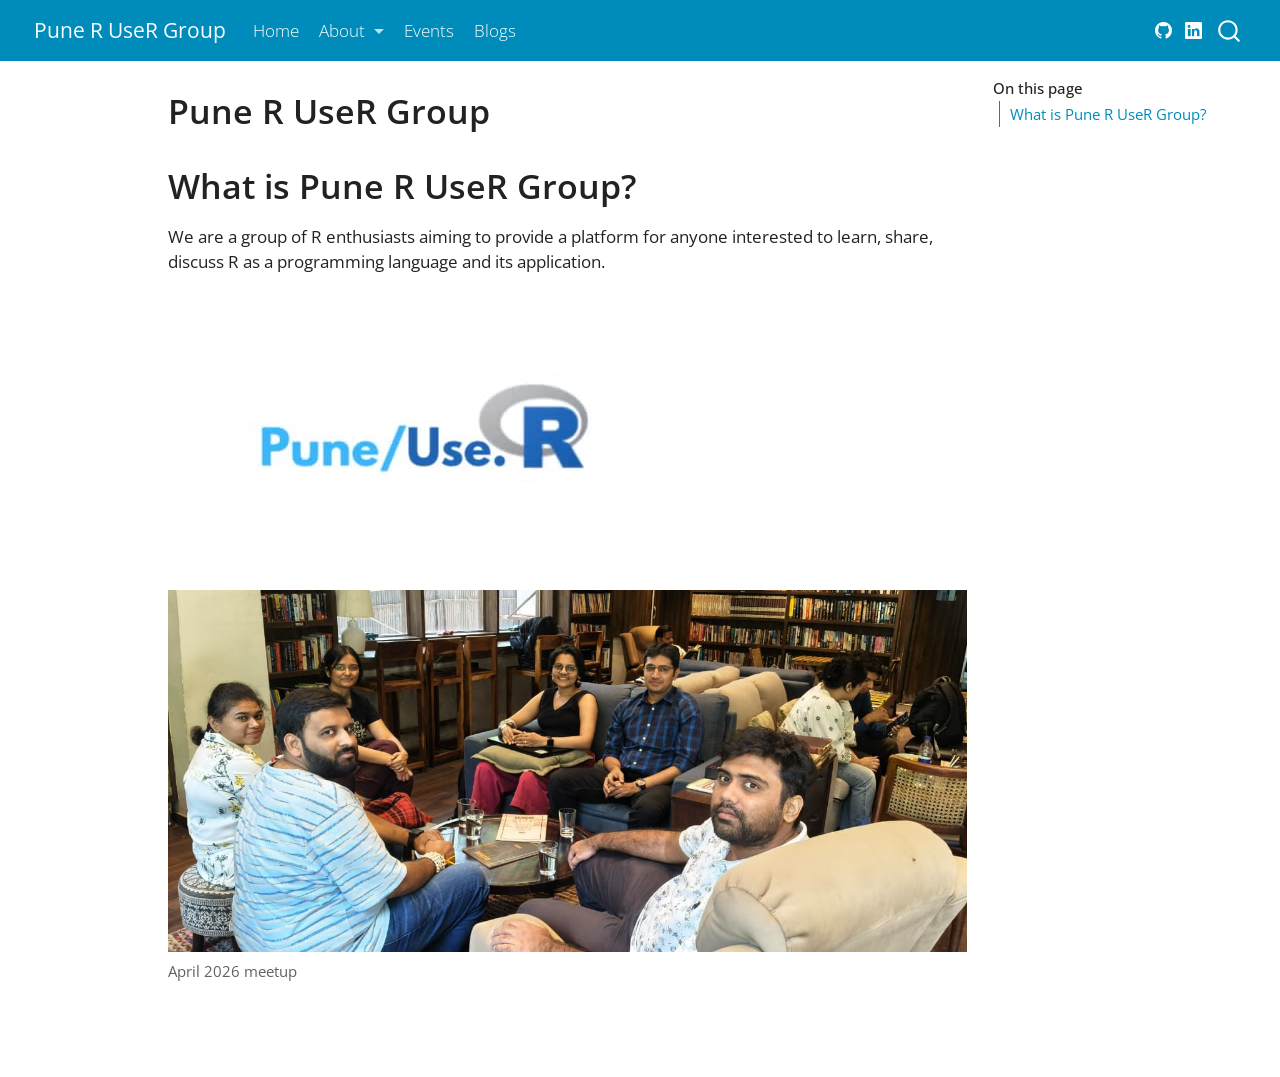
<file: docs/index.html>
<!DOCTYPE html>
<html xmlns="http://www.w3.org/1999/xhtml" lang="en" xml:lang="en"><head>

<meta charset="utf-8">
<meta name="generator" content="quarto-1.8.25">

<meta name="viewport" content="width=device-width, initial-scale=1.0, user-scalable=yes">


<title>Pune R UseR Group</title>
<style>
code{white-space: pre-wrap;}
span.smallcaps{font-variant: small-caps;}
div.columns{display: flex; gap: min(4vw, 1.5em);}
div.column{flex: auto; overflow-x: auto;}
div.hanging-indent{margin-left: 1.5em; text-indent: -1.5em;}
ul.task-list{list-style: none;}
ul.task-list li input[type="checkbox"] {
  width: 0.8em;
  margin: 0 0.8em 0.2em -1em; /* quarto-specific, see https://github.com/quarto-dev/quarto-cli/issues/4556 */ 
  vertical-align: middle;
}
</style>


<script src="site_libs/quarto-nav/quarto-nav.js"></script>
<script src="site_libs/quarto-nav/headroom.min.js"></script>
<script src="site_libs/clipboard/clipboard.min.js"></script>
<script src="site_libs/quarto-search/autocomplete.umd.js"></script>
<script src="site_libs/quarto-search/fuse.min.js"></script>
<script src="site_libs/quarto-search/quarto-search.js"></script>
<meta name="quarto:offset" content="./">
<script src="site_libs/quarto-html/quarto.js" type="module"></script>
<script src="site_libs/quarto-html/tabsets/tabsets.js" type="module"></script>
<script src="site_libs/quarto-html/axe/axe-check.js" type="module"></script>
<script src="site_libs/quarto-html/popper.min.js"></script>
<script src="site_libs/quarto-html/tippy.umd.min.js"></script>
<script src="site_libs/quarto-html/anchor.min.js"></script>
<link href="site_libs/quarto-html/tippy.css" rel="stylesheet">
<link href="site_libs/quarto-html/quarto-syntax-highlighting-7b89279ff1a6dce999919e0e67d4d9ec.css" rel="stylesheet" id="quarto-text-highlighting-styles">
<script src="site_libs/bootstrap/bootstrap.min.js"></script>
<link href="site_libs/bootstrap/bootstrap-icons.css" rel="stylesheet">
<link href="site_libs/bootstrap/bootstrap-a26f3680889bc016604be2101547878f.min.css" rel="stylesheet" append-hash="true" id="quarto-bootstrap" data-mode="light">
<script id="quarto-search-options" type="application/json">{
  "location": "navbar",
  "copy-button": false,
  "collapse-after": 3,
  "panel-placement": "end",
  "type": "overlay",
  "limit": 50,
  "keyboard-shortcut": [
    "f",
    "/",
    "s"
  ],
  "show-item-context": false,
  "language": {
    "search-no-results-text": "No results",
    "search-matching-documents-text": "matching documents",
    "search-copy-link-title": "Copy link to search",
    "search-hide-matches-text": "Hide additional matches",
    "search-more-match-text": "more match in this document",
    "search-more-matches-text": "more matches in this document",
    "search-clear-button-title": "Clear",
    "search-text-placeholder": "",
    "search-detached-cancel-button-title": "Cancel",
    "search-submit-button-title": "Submit",
    "search-label": "Search"
  }
}</script>


<link rel="stylesheet" href="styles.css">
</head>

<body class="nav-fixed quarto-light">

<div id="quarto-search-results"></div>
  <header id="quarto-header" class="headroom fixed-top">
    <nav class="navbar navbar-expand-lg " data-bs-theme="dark">
      <div class="navbar-container container-fluid">
      <div class="navbar-brand-container mx-auto">
    <a href="./index.html" class="navbar-brand navbar-brand-logo">
    </a>
    <a class="navbar-brand" href="./index.html">
    <span class="navbar-title">Pune R UseR Group</span>
    </a>
  </div>
            <div id="quarto-search" class="" title="Search"></div>
          <button class="navbar-toggler" type="button" data-bs-toggle="collapse" data-bs-target="#navbarCollapse" aria-controls="navbarCollapse" role="menu" aria-expanded="false" aria-label="Toggle navigation" onclick="if (window.quartoToggleHeadroom) { window.quartoToggleHeadroom(); }">
  <span class="navbar-toggler-icon"></span>
</button>
          <div class="collapse navbar-collapse" id="navbarCollapse">
            <ul class="navbar-nav navbar-nav-scroll me-auto">
  <li class="nav-item">
    <a class="nav-link active" href="./index.html" aria-current="page"> 
<span class="menu-text">Home</span></a>
  </li>  
  <li class="nav-item dropdown ">
    <a class="nav-link dropdown-toggle" href="#" id="nav-menu-about" role="link" data-bs-toggle="dropdown" aria-expanded="false">
 <span class="menu-text">About</span>
    </a>
    <ul class="dropdown-menu" aria-labelledby="nav-menu-about">    
        <li>
    <a class="dropdown-item" href="./about/mission.html">
 <span class="dropdown-text">Mission</span></a>
  </li>  
        <li>
    <a class="dropdown-item" href="./about/org-team.html">
 <span class="dropdown-text">Organising Team</span></a>
  </li>  
    </ul>
  </li>
  <li class="nav-item">
    <a class="nav-link" href="./events/index.html"> 
<span class="menu-text">Events</span></a>
  </li>  
  <li class="nav-item">
    <a class="nav-link" href="./blogs/index.html"> 
<span class="menu-text">Blogs</span></a>
  </li>  
</ul>
          </div> <!-- /navcollapse -->
            <div class="quarto-navbar-tools tools-wide">
    <a href="https://www.meetup.com/pune-r-userr-group/" title="https://www.meetup.com/pune-r-userr-group/" class="quarto-navigation-tool px-1" aria-label="https://www.meetup.com/pune-r-userr-group/"><i class="bi bi-"></i></a>
    <a href="https://github.com/RConsortium/Pune-R-UseR-Group" title="" class="quarto-navigation-tool px-1" aria-label=""><i class="bi bi-github"></i></a>
    <a href="https://www.linkedin.com/company/pune-r-user-group/" title="" class="quarto-navigation-tool px-1" aria-label=""><i class="bi bi-linkedin"></i></a>
</div>
      </div> <!-- /container-fluid -->
    </nav>
</header>
<!-- content -->
<div id="quarto-content" class="quarto-container page-columns page-rows-contents page-layout-article page-navbar">
<!-- sidebar -->
<!-- margin-sidebar -->
    <div id="quarto-margin-sidebar" class="sidebar margin-sidebar">
        <nav id="TOC" role="doc-toc" class="toc-active">
    <h2 id="toc-title">On this page</h2>
   
  <ul>
  <li><a href="#what-is-pune-r-user-group" id="toc-what-is-pune-r-user-group" class="nav-link active" data-scroll-target="#what-is-pune-r-user-group">What is Pune R UseR Group?</a></li>
  </ul>
</nav>
    </div>
<!-- main -->
<main class="content" id="quarto-document-content">

<header id="title-block-header" class="quarto-title-block default">
<div class="quarto-title">
<h1 class="title">Pune R UseR Group</h1>
</div>



<div class="quarto-title-meta">

    
  
    
  </div>
  


</header>


<section id="what-is-pune-r-user-group" class="level1">
<h1>What is Pune R UseR Group?</h1>
<p>We are a group of R enthusiasts aiming to provide a platform for anyone interested to learn, share, discuss R as a programming language and its application.</p>
<p><img src="Event_3_rug_pune.avif" class="img-fluid"></p>
<div class="quarto-figure quarto-figure-center">
<figure class="figure">
<p><img src="pune_rug_april_2026.jpeg" class="img-fluid figure-img"></p>
<figcaption>April 2026 meetup</figcaption>
</figure>
</div>


</section>

</main> <!-- /main -->
<script id="quarto-html-after-body" type="application/javascript">
  window.document.addEventListener("DOMContentLoaded", function (event) {
    const icon = "";
    const anchorJS = new window.AnchorJS();
    anchorJS.options = {
      placement: 'right',
      icon: icon
    };
    anchorJS.add('.anchored');
    const isCodeAnnotation = (el) => {
      for (const clz of el.classList) {
        if (clz.startsWith('code-annotation-')) {                     
          return true;
        }
      }
      return false;
    }
    const onCopySuccess = function(e) {
      // button target
      const button = e.trigger;
      // don't keep focus
      button.blur();
      // flash "checked"
      button.classList.add('code-copy-button-checked');
      var currentTitle = button.getAttribute("title");
      button.setAttribute("title", "Copied!");
      let tooltip;
      if (window.bootstrap) {
        button.setAttribute("data-bs-toggle", "tooltip");
        button.setAttribute("data-bs-placement", "left");
        button.setAttribute("data-bs-title", "Copied!");
        tooltip = new bootstrap.Tooltip(button, 
          { trigger: "manual", 
            customClass: "code-copy-button-tooltip",
            offset: [0, -8]});
        tooltip.show();    
      }
      setTimeout(function() {
        if (tooltip) {
          tooltip.hide();
          button.removeAttribute("data-bs-title");
          button.removeAttribute("data-bs-toggle");
          button.removeAttribute("data-bs-placement");
        }
        button.setAttribute("title", currentTitle);
        button.classList.remove('code-copy-button-checked');
      }, 1000);
      // clear code selection
      e.clearSelection();
    }
    const getTextToCopy = function(trigger) {
      const outerScaffold = trigger.parentElement.cloneNode(true);
      const codeEl = outerScaffold.querySelector('code');
      for (const childEl of codeEl.children) {
        if (isCodeAnnotation(childEl)) {
          childEl.remove();
        }
      }
      return codeEl.innerText;
    }
    const clipboard = new window.ClipboardJS('.code-copy-button:not([data-in-quarto-modal])', {
      text: getTextToCopy
    });
    clipboard.on('success', onCopySuccess);
    if (window.document.getElementById('quarto-embedded-source-code-modal')) {
      const clipboardModal = new window.ClipboardJS('.code-copy-button[data-in-quarto-modal]', {
        text: getTextToCopy,
        container: window.document.getElementById('quarto-embedded-source-code-modal')
      });
      clipboardModal.on('success', onCopySuccess);
    }
      var localhostRegex = new RegExp(/^(?:http|https):\/\/localhost\:?[0-9]*\//);
      var mailtoRegex = new RegExp(/^mailto:/);
        var filterRegex = new RegExp('/' + window.location.host + '/');
      var isInternal = (href) => {
          return filterRegex.test(href) || localhostRegex.test(href) || mailtoRegex.test(href);
      }
      // Inspect non-navigation links and adorn them if external
     var links = window.document.querySelectorAll('a[href]:not(.nav-link):not(.navbar-brand):not(.toc-action):not(.sidebar-link):not(.sidebar-item-toggle):not(.pagination-link):not(.no-external):not([aria-hidden]):not(.dropdown-item):not(.quarto-navigation-tool):not(.about-link)');
      for (var i=0; i<links.length; i++) {
        const link = links[i];
        if (!isInternal(link.href)) {
          // undo the damage that might have been done by quarto-nav.js in the case of
          // links that we want to consider external
          if (link.dataset.originalHref !== undefined) {
            link.href = link.dataset.originalHref;
          }
        }
      }
    function tippyHover(el, contentFn, onTriggerFn, onUntriggerFn) {
      const config = {
        allowHTML: true,
        maxWidth: 500,
        delay: 100,
        arrow: false,
        appendTo: function(el) {
            return el.parentElement;
        },
        interactive: true,
        interactiveBorder: 10,
        theme: 'quarto',
        placement: 'bottom-start',
      };
      if (contentFn) {
        config.content = contentFn;
      }
      if (onTriggerFn) {
        config.onTrigger = onTriggerFn;
      }
      if (onUntriggerFn) {
        config.onUntrigger = onUntriggerFn;
      }
      window.tippy(el, config); 
    }
    const noterefs = window.document.querySelectorAll('a[role="doc-noteref"]');
    for (var i=0; i<noterefs.length; i++) {
      const ref = noterefs[i];
      tippyHover(ref, function() {
        // use id or data attribute instead here
        let href = ref.getAttribute('data-footnote-href') || ref.getAttribute('href');
        try { href = new URL(href).hash; } catch {}
        const id = href.replace(/^#\/?/, "");
        const note = window.document.getElementById(id);
        if (note) {
          return note.innerHTML;
        } else {
          return "";
        }
      });
    }
    const xrefs = window.document.querySelectorAll('a.quarto-xref');
    const processXRef = (id, note) => {
      // Strip column container classes
      const stripColumnClz = (el) => {
        el.classList.remove("page-full", "page-columns");
        if (el.children) {
          for (const child of el.children) {
            stripColumnClz(child);
          }
        }
      }
      stripColumnClz(note)
      if (id === null || id.startsWith('sec-')) {
        // Special case sections, only their first couple elements
        const container = document.createElement("div");
        if (note.children && note.children.length > 2) {
          container.appendChild(note.children[0].cloneNode(true));
          for (let i = 1; i < note.children.length; i++) {
            const child = note.children[i];
            if (child.tagName === "P" && child.innerText === "") {
              continue;
            } else {
              container.appendChild(child.cloneNode(true));
              break;
            }
          }
          if (window.Quarto?.typesetMath) {
            window.Quarto.typesetMath(container);
          }
          return container.innerHTML
        } else {
          if (window.Quarto?.typesetMath) {
            window.Quarto.typesetMath(note);
          }
          return note.innerHTML;
        }
      } else {
        // Remove any anchor links if they are present
        const anchorLink = note.querySelector('a.anchorjs-link');
        if (anchorLink) {
          anchorLink.remove();
        }
        if (window.Quarto?.typesetMath) {
          window.Quarto.typesetMath(note);
        }
        if (note.classList.contains("callout")) {
          return note.outerHTML;
        } else {
          return note.innerHTML;
        }
      }
    }
    for (var i=0; i<xrefs.length; i++) {
      const xref = xrefs[i];
      tippyHover(xref, undefined, function(instance) {
        instance.disable();
        let url = xref.getAttribute('href');
        let hash = undefined; 
        if (url.startsWith('#')) {
          hash = url;
        } else {
          try { hash = new URL(url).hash; } catch {}
        }
        if (hash) {
          const id = hash.replace(/^#\/?/, "");
          const note = window.document.getElementById(id);
          if (note !== null) {
            try {
              const html = processXRef(id, note.cloneNode(true));
              instance.setContent(html);
            } finally {
              instance.enable();
              instance.show();
            }
          } else {
            // See if we can fetch this
            fetch(url.split('#')[0])
            .then(res => res.text())
            .then(html => {
              const parser = new DOMParser();
              const htmlDoc = parser.parseFromString(html, "text/html");
              const note = htmlDoc.getElementById(id);
              if (note !== null) {
                const html = processXRef(id, note);
                instance.setContent(html);
              } 
            }).finally(() => {
              instance.enable();
              instance.show();
            });
          }
        } else {
          // See if we can fetch a full url (with no hash to target)
          // This is a special case and we should probably do some content thinning / targeting
          fetch(url)
          .then(res => res.text())
          .then(html => {
            const parser = new DOMParser();
            const htmlDoc = parser.parseFromString(html, "text/html");
            const note = htmlDoc.querySelector('main.content');
            if (note !== null) {
              // This should only happen for chapter cross references
              // (since there is no id in the URL)
              // remove the first header
              if (note.children.length > 0 && note.children[0].tagName === "HEADER") {
                note.children[0].remove();
              }
              const html = processXRef(null, note);
              instance.setContent(html);
            } 
          }).finally(() => {
            instance.enable();
            instance.show();
          });
        }
      }, function(instance) {
      });
    }
        let selectedAnnoteEl;
        const selectorForAnnotation = ( cell, annotation) => {
          let cellAttr = 'data-code-cell="' + cell + '"';
          let lineAttr = 'data-code-annotation="' +  annotation + '"';
          const selector = 'span[' + cellAttr + '][' + lineAttr + ']';
          return selector;
        }
        const selectCodeLines = (annoteEl) => {
          const doc = window.document;
          const targetCell = annoteEl.getAttribute("data-target-cell");
          const targetAnnotation = annoteEl.getAttribute("data-target-annotation");
          const annoteSpan = window.document.querySelector(selectorForAnnotation(targetCell, targetAnnotation));
          const lines = annoteSpan.getAttribute("data-code-lines").split(",");
          const lineIds = lines.map((line) => {
            return targetCell + "-" + line;
          })
          let top = null;
          let height = null;
          let parent = null;
          if (lineIds.length > 0) {
              //compute the position of the single el (top and bottom and make a div)
              const el = window.document.getElementById(lineIds[0]);
              top = el.offsetTop;
              height = el.offsetHeight;
              parent = el.parentElement.parentElement;
            if (lineIds.length > 1) {
              const lastEl = window.document.getElementById(lineIds[lineIds.length - 1]);
              const bottom = lastEl.offsetTop + lastEl.offsetHeight;
              height = bottom - top;
            }
            if (top !== null && height !== null && parent !== null) {
              // cook up a div (if necessary) and position it 
              let div = window.document.getElementById("code-annotation-line-highlight");
              if (div === null) {
                div = window.document.createElement("div");
                div.setAttribute("id", "code-annotation-line-highlight");
                div.style.position = 'absolute';
                parent.appendChild(div);
              }
              div.style.top = top - 2 + "px";
              div.style.height = height + 4 + "px";
              div.style.left = 0;
              let gutterDiv = window.document.getElementById("code-annotation-line-highlight-gutter");
              if (gutterDiv === null) {
                gutterDiv = window.document.createElement("div");
                gutterDiv.setAttribute("id", "code-annotation-line-highlight-gutter");
                gutterDiv.style.position = 'absolute';
                const codeCell = window.document.getElementById(targetCell);
                const gutter = codeCell.querySelector('.code-annotation-gutter');
                gutter.appendChild(gutterDiv);
              }
              gutterDiv.style.top = top - 2 + "px";
              gutterDiv.style.height = height + 4 + "px";
            }
            selectedAnnoteEl = annoteEl;
          }
        };
        const unselectCodeLines = () => {
          const elementsIds = ["code-annotation-line-highlight", "code-annotation-line-highlight-gutter"];
          elementsIds.forEach((elId) => {
            const div = window.document.getElementById(elId);
            if (div) {
              div.remove();
            }
          });
          selectedAnnoteEl = undefined;
        };
          // Handle positioning of the toggle
      window.addEventListener(
        "resize",
        throttle(() => {
          elRect = undefined;
          if (selectedAnnoteEl) {
            selectCodeLines(selectedAnnoteEl);
          }
        }, 10)
      );
      function throttle(fn, ms) {
      let throttle = false;
      let timer;
        return (...args) => {
          if(!throttle) { // first call gets through
              fn.apply(this, args);
              throttle = true;
          } else { // all the others get throttled
              if(timer) clearTimeout(timer); // cancel #2
              timer = setTimeout(() => {
                fn.apply(this, args);
                timer = throttle = false;
              }, ms);
          }
        };
      }
        // Attach click handler to the DT
        const annoteDls = window.document.querySelectorAll('dt[data-target-cell]');
        for (const annoteDlNode of annoteDls) {
          annoteDlNode.addEventListener('click', (event) => {
            const clickedEl = event.target;
            if (clickedEl !== selectedAnnoteEl) {
              unselectCodeLines();
              const activeEl = window.document.querySelector('dt[data-target-cell].code-annotation-active');
              if (activeEl) {
                activeEl.classList.remove('code-annotation-active');
              }
              selectCodeLines(clickedEl);
              clickedEl.classList.add('code-annotation-active');
            } else {
              // Unselect the line
              unselectCodeLines();
              clickedEl.classList.remove('code-annotation-active');
            }
          });
        }
    const findCites = (el) => {
      const parentEl = el.parentElement;
      if (parentEl) {
        const cites = parentEl.dataset.cites;
        if (cites) {
          return {
            el,
            cites: cites.split(' ')
          };
        } else {
          return findCites(el.parentElement)
        }
      } else {
        return undefined;
      }
    };
    var bibliorefs = window.document.querySelectorAll('a[role="doc-biblioref"]');
    for (var i=0; i<bibliorefs.length; i++) {
      const ref = bibliorefs[i];
      const citeInfo = findCites(ref);
      if (citeInfo) {
        tippyHover(citeInfo.el, function() {
          var popup = window.document.createElement('div');
          citeInfo.cites.forEach(function(cite) {
            var citeDiv = window.document.createElement('div');
            citeDiv.classList.add('hanging-indent');
            citeDiv.classList.add('csl-entry');
            var biblioDiv = window.document.getElementById('ref-' + cite);
            if (biblioDiv) {
              citeDiv.innerHTML = biblioDiv.innerHTML;
            }
            popup.appendChild(citeDiv);
          });
          return popup.innerHTML;
        });
      }
    }
  });
  </script>
</div> <!-- /content -->




</body></html>
</file>
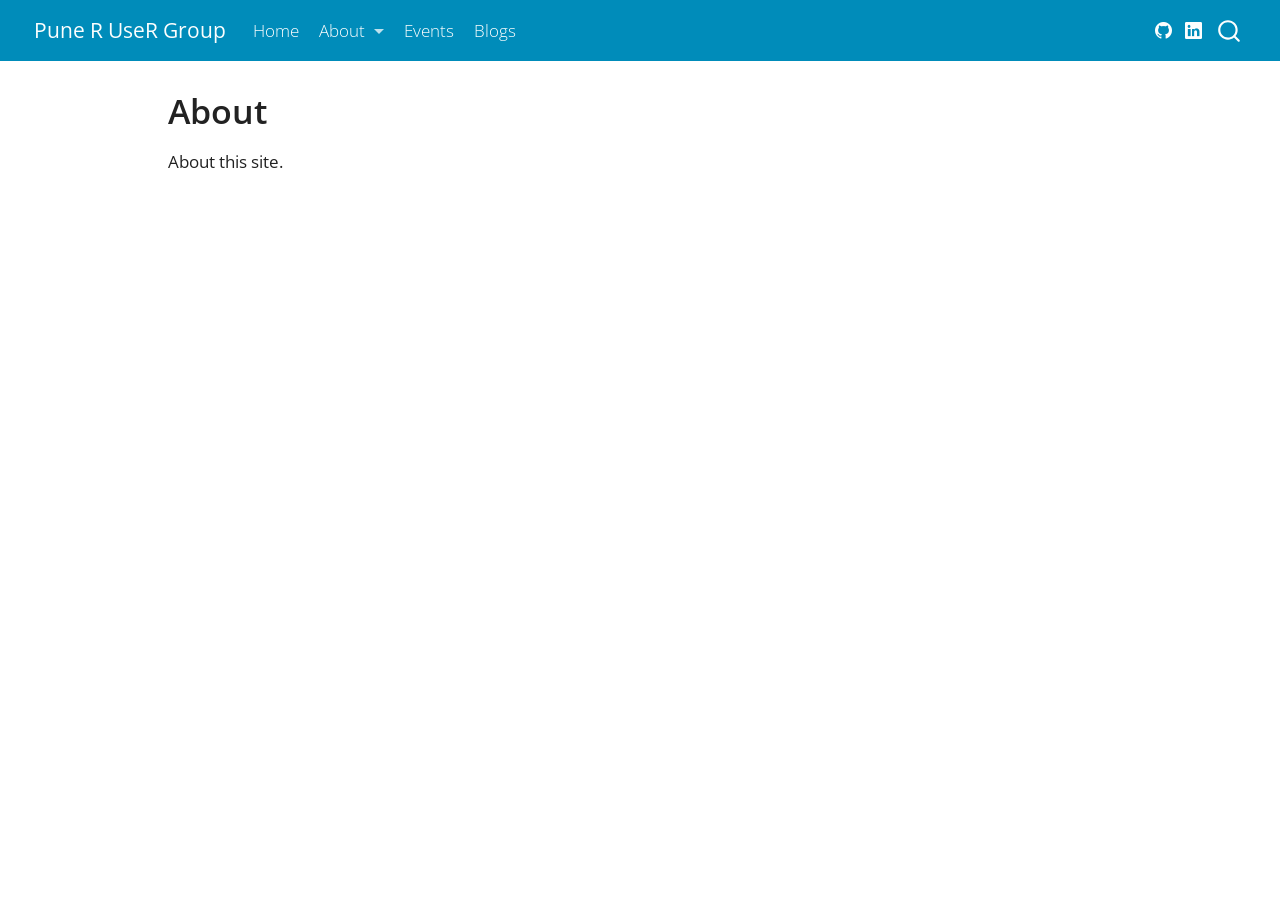
<file: docs/about/index.html>
<!DOCTYPE html>
<html xmlns="http://www.w3.org/1999/xhtml" lang="en" xml:lang="en"><head>

<meta charset="utf-8">
<meta name="generator" content="quarto-1.8.25">

<meta name="viewport" content="width=device-width, initial-scale=1.0, user-scalable=yes">


<title>About – Pune R UseR Group</title>
<style>
code{white-space: pre-wrap;}
span.smallcaps{font-variant: small-caps;}
div.columns{display: flex; gap: min(4vw, 1.5em);}
div.column{flex: auto; overflow-x: auto;}
div.hanging-indent{margin-left: 1.5em; text-indent: -1.5em;}
ul.task-list{list-style: none;}
ul.task-list li input[type="checkbox"] {
  width: 0.8em;
  margin: 0 0.8em 0.2em -1em; /* quarto-specific, see https://github.com/quarto-dev/quarto-cli/issues/4556 */ 
  vertical-align: middle;
}
</style>


<script src="../site_libs/quarto-nav/quarto-nav.js"></script>
<script src="../site_libs/quarto-nav/headroom.min.js"></script>
<script src="../site_libs/clipboard/clipboard.min.js"></script>
<script src="../site_libs/quarto-search/autocomplete.umd.js"></script>
<script src="../site_libs/quarto-search/fuse.min.js"></script>
<script src="../site_libs/quarto-search/quarto-search.js"></script>
<meta name="quarto:offset" content="../">
<script src="../site_libs/quarto-html/quarto.js" type="module"></script>
<script src="../site_libs/quarto-html/tabsets/tabsets.js" type="module"></script>
<script src="../site_libs/quarto-html/axe/axe-check.js" type="module"></script>
<script src="../site_libs/quarto-html/popper.min.js"></script>
<script src="../site_libs/quarto-html/tippy.umd.min.js"></script>
<script src="../site_libs/quarto-html/anchor.min.js"></script>
<link href="../site_libs/quarto-html/tippy.css" rel="stylesheet">
<link href="../site_libs/quarto-html/quarto-syntax-highlighting-7b89279ff1a6dce999919e0e67d4d9ec.css" rel="stylesheet" id="quarto-text-highlighting-styles">
<script src="../site_libs/bootstrap/bootstrap.min.js"></script>
<link href="../site_libs/bootstrap/bootstrap-icons.css" rel="stylesheet">
<link href="../site_libs/bootstrap/bootstrap-a26f3680889bc016604be2101547878f.min.css" rel="stylesheet" append-hash="true" id="quarto-bootstrap" data-mode="light">
<script id="quarto-search-options" type="application/json">{
  "location": "navbar",
  "copy-button": false,
  "collapse-after": 3,
  "panel-placement": "end",
  "type": "overlay",
  "limit": 50,
  "keyboard-shortcut": [
    "f",
    "/",
    "s"
  ],
  "show-item-context": false,
  "language": {
    "search-no-results-text": "No results",
    "search-matching-documents-text": "matching documents",
    "search-copy-link-title": "Copy link to search",
    "search-hide-matches-text": "Hide additional matches",
    "search-more-match-text": "more match in this document",
    "search-more-matches-text": "more matches in this document",
    "search-clear-button-title": "Clear",
    "search-text-placeholder": "",
    "search-detached-cancel-button-title": "Cancel",
    "search-submit-button-title": "Submit",
    "search-label": "Search"
  }
}</script>


<link rel="stylesheet" href="../styles.css">
</head>

<body class="nav-fixed quarto-light">

<div id="quarto-search-results"></div>
  <header id="quarto-header" class="headroom fixed-top">
    <nav class="navbar navbar-expand-lg " data-bs-theme="dark">
      <div class="navbar-container container-fluid">
      <div class="navbar-brand-container mx-auto">
    <a href="../index.html" class="navbar-brand navbar-brand-logo">
    </a>
    <a class="navbar-brand" href="../index.html">
    <span class="navbar-title">Pune R UseR Group</span>
    </a>
  </div>
            <div id="quarto-search" class="" title="Search"></div>
          <button class="navbar-toggler" type="button" data-bs-toggle="collapse" data-bs-target="#navbarCollapse" aria-controls="navbarCollapse" role="menu" aria-expanded="false" aria-label="Toggle navigation" onclick="if (window.quartoToggleHeadroom) { window.quartoToggleHeadroom(); }">
  <span class="navbar-toggler-icon"></span>
</button>
          <div class="collapse navbar-collapse" id="navbarCollapse">
            <ul class="navbar-nav navbar-nav-scroll me-auto">
  <li class="nav-item">
    <a class="nav-link" href="../index.html"> 
<span class="menu-text">Home</span></a>
  </li>  
  <li class="nav-item dropdown ">
    <a class="nav-link dropdown-toggle" href="#" id="nav-menu-about" role="link" data-bs-toggle="dropdown" aria-expanded="false">
 <span class="menu-text">About</span>
    </a>
    <ul class="dropdown-menu" aria-labelledby="nav-menu-about">    
        <li>
    <a class="dropdown-item" href="../about/mission.html">
 <span class="dropdown-text">Mission</span></a>
  </li>  
        <li>
    <a class="dropdown-item" href="../about/org-team.html">
 <span class="dropdown-text">Organising Team</span></a>
  </li>  
    </ul>
  </li>
  <li class="nav-item">
    <a class="nav-link" href="../events/index.html"> 
<span class="menu-text">Events</span></a>
  </li>  
  <li class="nav-item">
    <a class="nav-link" href="../blogs/index.html"> 
<span class="menu-text">Blogs</span></a>
  </li>  
</ul>
          </div> <!-- /navcollapse -->
            <div class="quarto-navbar-tools tools-wide">
    <a href="https://www.meetup.com/pune-r-userr-group/" title="https://www.meetup.com/pune-r-userr-group/" class="quarto-navigation-tool px-1" aria-label="https://www.meetup.com/pune-r-userr-group/"><i class="bi bi-"></i></a>
    <a href="https://github.com/RConsortium/Pune-R-UseR-Group" title="" class="quarto-navigation-tool px-1" aria-label=""><i class="bi bi-github"></i></a>
    <a href="https://www.linkedin.com/company/pune-r-user-group/" title="" class="quarto-navigation-tool px-1" aria-label=""><i class="bi bi-linkedin"></i></a>
</div>
      </div> <!-- /container-fluid -->
    </nav>
</header>
<!-- content -->
<div id="quarto-content" class="quarto-container page-columns page-rows-contents page-layout-article page-navbar">
<!-- sidebar -->
<!-- margin-sidebar -->
    <div id="quarto-margin-sidebar" class="sidebar margin-sidebar zindex-bottom">
        
    </div>
<!-- main -->
<main class="content" id="quarto-document-content">

<header id="title-block-header" class="quarto-title-block default">
<div class="quarto-title">
<h1 class="title">About</h1>
</div>



<div class="quarto-title-meta">

    
  
    
  </div>
  


</header>


<p>About this site.</p>



</main> <!-- /main -->
<script id="quarto-html-after-body" type="application/javascript">
  window.document.addEventListener("DOMContentLoaded", function (event) {
    const icon = "";
    const anchorJS = new window.AnchorJS();
    anchorJS.options = {
      placement: 'right',
      icon: icon
    };
    anchorJS.add('.anchored');
    const isCodeAnnotation = (el) => {
      for (const clz of el.classList) {
        if (clz.startsWith('code-annotation-')) {                     
          return true;
        }
      }
      return false;
    }
    const onCopySuccess = function(e) {
      // button target
      const button = e.trigger;
      // don't keep focus
      button.blur();
      // flash "checked"
      button.classList.add('code-copy-button-checked');
      var currentTitle = button.getAttribute("title");
      button.setAttribute("title", "Copied!");
      let tooltip;
      if (window.bootstrap) {
        button.setAttribute("data-bs-toggle", "tooltip");
        button.setAttribute("data-bs-placement", "left");
        button.setAttribute("data-bs-title", "Copied!");
        tooltip = new bootstrap.Tooltip(button, 
          { trigger: "manual", 
            customClass: "code-copy-button-tooltip",
            offset: [0, -8]});
        tooltip.show();    
      }
      setTimeout(function() {
        if (tooltip) {
          tooltip.hide();
          button.removeAttribute("data-bs-title");
          button.removeAttribute("data-bs-toggle");
          button.removeAttribute("data-bs-placement");
        }
        button.setAttribute("title", currentTitle);
        button.classList.remove('code-copy-button-checked');
      }, 1000);
      // clear code selection
      e.clearSelection();
    }
    const getTextToCopy = function(trigger) {
      const outerScaffold = trigger.parentElement.cloneNode(true);
      const codeEl = outerScaffold.querySelector('code');
      for (const childEl of codeEl.children) {
        if (isCodeAnnotation(childEl)) {
          childEl.remove();
        }
      }
      return codeEl.innerText;
    }
    const clipboard = new window.ClipboardJS('.code-copy-button:not([data-in-quarto-modal])', {
      text: getTextToCopy
    });
    clipboard.on('success', onCopySuccess);
    if (window.document.getElementById('quarto-embedded-source-code-modal')) {
      const clipboardModal = new window.ClipboardJS('.code-copy-button[data-in-quarto-modal]', {
        text: getTextToCopy,
        container: window.document.getElementById('quarto-embedded-source-code-modal')
      });
      clipboardModal.on('success', onCopySuccess);
    }
      var localhostRegex = new RegExp(/^(?:http|https):\/\/localhost\:?[0-9]*\//);
      var mailtoRegex = new RegExp(/^mailto:/);
        var filterRegex = new RegExp('/' + window.location.host + '/');
      var isInternal = (href) => {
          return filterRegex.test(href) || localhostRegex.test(href) || mailtoRegex.test(href);
      }
      // Inspect non-navigation links and adorn them if external
     var links = window.document.querySelectorAll('a[href]:not(.nav-link):not(.navbar-brand):not(.toc-action):not(.sidebar-link):not(.sidebar-item-toggle):not(.pagination-link):not(.no-external):not([aria-hidden]):not(.dropdown-item):not(.quarto-navigation-tool):not(.about-link)');
      for (var i=0; i<links.length; i++) {
        const link = links[i];
        if (!isInternal(link.href)) {
          // undo the damage that might have been done by quarto-nav.js in the case of
          // links that we want to consider external
          if (link.dataset.originalHref !== undefined) {
            link.href = link.dataset.originalHref;
          }
        }
      }
    function tippyHover(el, contentFn, onTriggerFn, onUntriggerFn) {
      const config = {
        allowHTML: true,
        maxWidth: 500,
        delay: 100,
        arrow: false,
        appendTo: function(el) {
            return el.parentElement;
        },
        interactive: true,
        interactiveBorder: 10,
        theme: 'quarto',
        placement: 'bottom-start',
      };
      if (contentFn) {
        config.content = contentFn;
      }
      if (onTriggerFn) {
        config.onTrigger = onTriggerFn;
      }
      if (onUntriggerFn) {
        config.onUntrigger = onUntriggerFn;
      }
      window.tippy(el, config); 
    }
    const noterefs = window.document.querySelectorAll('a[role="doc-noteref"]');
    for (var i=0; i<noterefs.length; i++) {
      const ref = noterefs[i];
      tippyHover(ref, function() {
        // use id or data attribute instead here
        let href = ref.getAttribute('data-footnote-href') || ref.getAttribute('href');
        try { href = new URL(href).hash; } catch {}
        const id = href.replace(/^#\/?/, "");
        const note = window.document.getElementById(id);
        if (note) {
          return note.innerHTML;
        } else {
          return "";
        }
      });
    }
    const xrefs = window.document.querySelectorAll('a.quarto-xref');
    const processXRef = (id, note) => {
      // Strip column container classes
      const stripColumnClz = (el) => {
        el.classList.remove("page-full", "page-columns");
        if (el.children) {
          for (const child of el.children) {
            stripColumnClz(child);
          }
        }
      }
      stripColumnClz(note)
      if (id === null || id.startsWith('sec-')) {
        // Special case sections, only their first couple elements
        const container = document.createElement("div");
        if (note.children && note.children.length > 2) {
          container.appendChild(note.children[0].cloneNode(true));
          for (let i = 1; i < note.children.length; i++) {
            const child = note.children[i];
            if (child.tagName === "P" && child.innerText === "") {
              continue;
            } else {
              container.appendChild(child.cloneNode(true));
              break;
            }
          }
          if (window.Quarto?.typesetMath) {
            window.Quarto.typesetMath(container);
          }
          return container.innerHTML
        } else {
          if (window.Quarto?.typesetMath) {
            window.Quarto.typesetMath(note);
          }
          return note.innerHTML;
        }
      } else {
        // Remove any anchor links if they are present
        const anchorLink = note.querySelector('a.anchorjs-link');
        if (anchorLink) {
          anchorLink.remove();
        }
        if (window.Quarto?.typesetMath) {
          window.Quarto.typesetMath(note);
        }
        if (note.classList.contains("callout")) {
          return note.outerHTML;
        } else {
          return note.innerHTML;
        }
      }
    }
    for (var i=0; i<xrefs.length; i++) {
      const xref = xrefs[i];
      tippyHover(xref, undefined, function(instance) {
        instance.disable();
        let url = xref.getAttribute('href');
        let hash = undefined; 
        if (url.startsWith('#')) {
          hash = url;
        } else {
          try { hash = new URL(url).hash; } catch {}
        }
        if (hash) {
          const id = hash.replace(/^#\/?/, "");
          const note = window.document.getElementById(id);
          if (note !== null) {
            try {
              const html = processXRef(id, note.cloneNode(true));
              instance.setContent(html);
            } finally {
              instance.enable();
              instance.show();
            }
          } else {
            // See if we can fetch this
            fetch(url.split('#')[0])
            .then(res => res.text())
            .then(html => {
              const parser = new DOMParser();
              const htmlDoc = parser.parseFromString(html, "text/html");
              const note = htmlDoc.getElementById(id);
              if (note !== null) {
                const html = processXRef(id, note);
                instance.setContent(html);
              } 
            }).finally(() => {
              instance.enable();
              instance.show();
            });
          }
        } else {
          // See if we can fetch a full url (with no hash to target)
          // This is a special case and we should probably do some content thinning / targeting
          fetch(url)
          .then(res => res.text())
          .then(html => {
            const parser = new DOMParser();
            const htmlDoc = parser.parseFromString(html, "text/html");
            const note = htmlDoc.querySelector('main.content');
            if (note !== null) {
              // This should only happen for chapter cross references
              // (since there is no id in the URL)
              // remove the first header
              if (note.children.length > 0 && note.children[0].tagName === "HEADER") {
                note.children[0].remove();
              }
              const html = processXRef(null, note);
              instance.setContent(html);
            } 
          }).finally(() => {
            instance.enable();
            instance.show();
          });
        }
      }, function(instance) {
      });
    }
        let selectedAnnoteEl;
        const selectorForAnnotation = ( cell, annotation) => {
          let cellAttr = 'data-code-cell="' + cell + '"';
          let lineAttr = 'data-code-annotation="' +  annotation + '"';
          const selector = 'span[' + cellAttr + '][' + lineAttr + ']';
          return selector;
        }
        const selectCodeLines = (annoteEl) => {
          const doc = window.document;
          const targetCell = annoteEl.getAttribute("data-target-cell");
          const targetAnnotation = annoteEl.getAttribute("data-target-annotation");
          const annoteSpan = window.document.querySelector(selectorForAnnotation(targetCell, targetAnnotation));
          const lines = annoteSpan.getAttribute("data-code-lines").split(",");
          const lineIds = lines.map((line) => {
            return targetCell + "-" + line;
          })
          let top = null;
          let height = null;
          let parent = null;
          if (lineIds.length > 0) {
              //compute the position of the single el (top and bottom and make a div)
              const el = window.document.getElementById(lineIds[0]);
              top = el.offsetTop;
              height = el.offsetHeight;
              parent = el.parentElement.parentElement;
            if (lineIds.length > 1) {
              const lastEl = window.document.getElementById(lineIds[lineIds.length - 1]);
              const bottom = lastEl.offsetTop + lastEl.offsetHeight;
              height = bottom - top;
            }
            if (top !== null && height !== null && parent !== null) {
              // cook up a div (if necessary) and position it 
              let div = window.document.getElementById("code-annotation-line-highlight");
              if (div === null) {
                div = window.document.createElement("div");
                div.setAttribute("id", "code-annotation-line-highlight");
                div.style.position = 'absolute';
                parent.appendChild(div);
              }
              div.style.top = top - 2 + "px";
              div.style.height = height + 4 + "px";
              div.style.left = 0;
              let gutterDiv = window.document.getElementById("code-annotation-line-highlight-gutter");
              if (gutterDiv === null) {
                gutterDiv = window.document.createElement("div");
                gutterDiv.setAttribute("id", "code-annotation-line-highlight-gutter");
                gutterDiv.style.position = 'absolute';
                const codeCell = window.document.getElementById(targetCell);
                const gutter = codeCell.querySelector('.code-annotation-gutter');
                gutter.appendChild(gutterDiv);
              }
              gutterDiv.style.top = top - 2 + "px";
              gutterDiv.style.height = height + 4 + "px";
            }
            selectedAnnoteEl = annoteEl;
          }
        };
        const unselectCodeLines = () => {
          const elementsIds = ["code-annotation-line-highlight", "code-annotation-line-highlight-gutter"];
          elementsIds.forEach((elId) => {
            const div = window.document.getElementById(elId);
            if (div) {
              div.remove();
            }
          });
          selectedAnnoteEl = undefined;
        };
          // Handle positioning of the toggle
      window.addEventListener(
        "resize",
        throttle(() => {
          elRect = undefined;
          if (selectedAnnoteEl) {
            selectCodeLines(selectedAnnoteEl);
          }
        }, 10)
      );
      function throttle(fn, ms) {
      let throttle = false;
      let timer;
        return (...args) => {
          if(!throttle) { // first call gets through
              fn.apply(this, args);
              throttle = true;
          } else { // all the others get throttled
              if(timer) clearTimeout(timer); // cancel #2
              timer = setTimeout(() => {
                fn.apply(this, args);
                timer = throttle = false;
              }, ms);
          }
        };
      }
        // Attach click handler to the DT
        const annoteDls = window.document.querySelectorAll('dt[data-target-cell]');
        for (const annoteDlNode of annoteDls) {
          annoteDlNode.addEventListener('click', (event) => {
            const clickedEl = event.target;
            if (clickedEl !== selectedAnnoteEl) {
              unselectCodeLines();
              const activeEl = window.document.querySelector('dt[data-target-cell].code-annotation-active');
              if (activeEl) {
                activeEl.classList.remove('code-annotation-active');
              }
              selectCodeLines(clickedEl);
              clickedEl.classList.add('code-annotation-active');
            } else {
              // Unselect the line
              unselectCodeLines();
              clickedEl.classList.remove('code-annotation-active');
            }
          });
        }
    const findCites = (el) => {
      const parentEl = el.parentElement;
      if (parentEl) {
        const cites = parentEl.dataset.cites;
        if (cites) {
          return {
            el,
            cites: cites.split(' ')
          };
        } else {
          return findCites(el.parentElement)
        }
      } else {
        return undefined;
      }
    };
    var bibliorefs = window.document.querySelectorAll('a[role="doc-biblioref"]');
    for (var i=0; i<bibliorefs.length; i++) {
      const ref = bibliorefs[i];
      const citeInfo = findCites(ref);
      if (citeInfo) {
        tippyHover(citeInfo.el, function() {
          var popup = window.document.createElement('div');
          citeInfo.cites.forEach(function(cite) {
            var citeDiv = window.document.createElement('div');
            citeDiv.classList.add('hanging-indent');
            citeDiv.classList.add('csl-entry');
            var biblioDiv = window.document.getElementById('ref-' + cite);
            if (biblioDiv) {
              citeDiv.innerHTML = biblioDiv.innerHTML;
            }
            popup.appendChild(citeDiv);
          });
          return popup.innerHTML;
        });
      }
    }
  });
  </script>
</div> <!-- /content -->




</body></html>
</file>
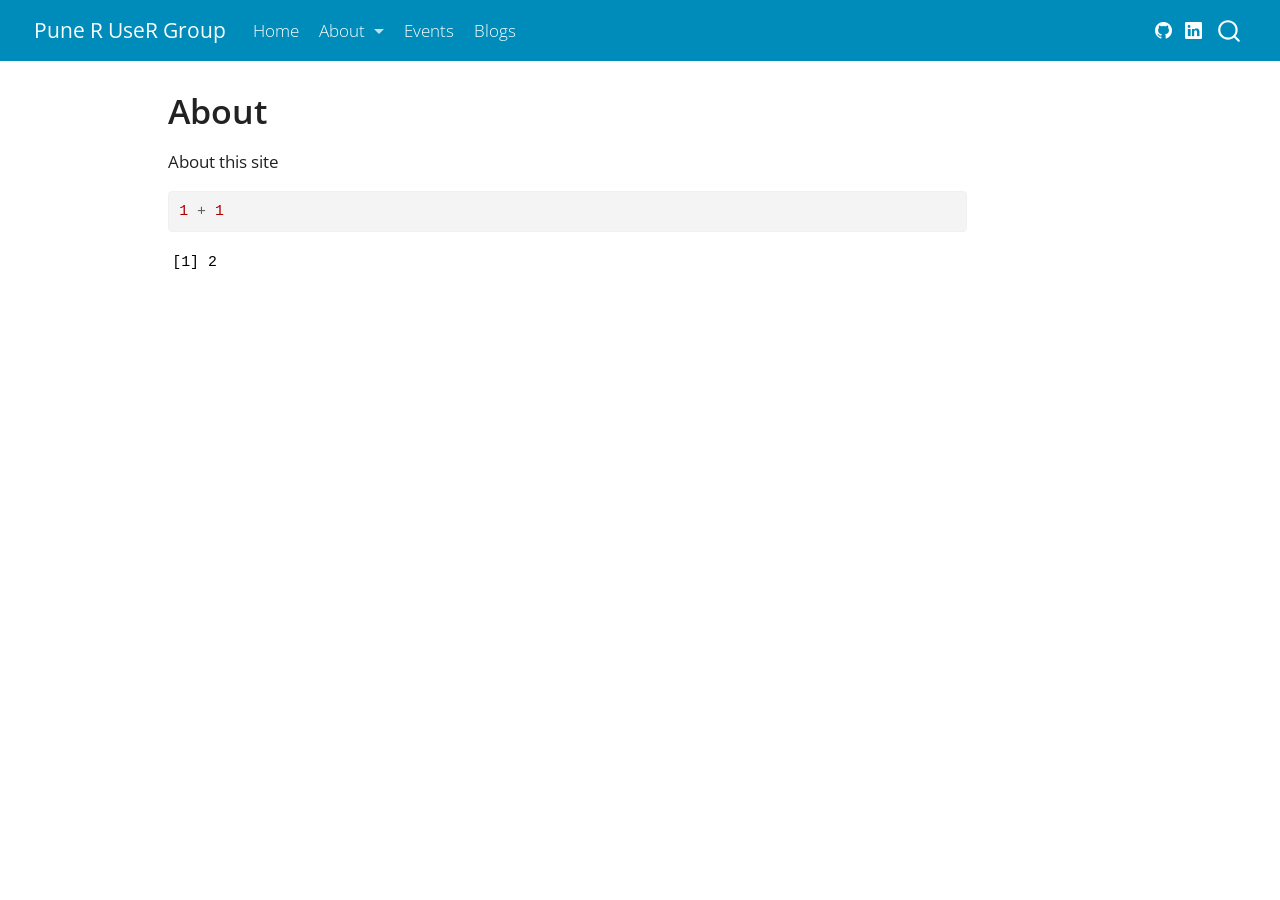
<file: docs/about.html>
<!DOCTYPE html>
<html xmlns="http://www.w3.org/1999/xhtml" lang="en" xml:lang="en"><head>

<meta charset="utf-8">
<meta name="generator" content="quarto-1.8.25">

<meta name="viewport" content="width=device-width, initial-scale=1.0, user-scalable=yes">


<title>About – Pune R UseR Group</title>
<style>
code{white-space: pre-wrap;}
span.smallcaps{font-variant: small-caps;}
div.columns{display: flex; gap: min(4vw, 1.5em);}
div.column{flex: auto; overflow-x: auto;}
div.hanging-indent{margin-left: 1.5em; text-indent: -1.5em;}
ul.task-list{list-style: none;}
ul.task-list li input[type="checkbox"] {
  width: 0.8em;
  margin: 0 0.8em 0.2em -1em; /* quarto-specific, see https://github.com/quarto-dev/quarto-cli/issues/4556 */ 
  vertical-align: middle;
}
/* CSS for syntax highlighting */
html { -webkit-text-size-adjust: 100%; }
pre > code.sourceCode { white-space: pre; position: relative; }
pre > code.sourceCode > span { display: inline-block; line-height: 1.25; }
pre > code.sourceCode > span:empty { height: 1.2em; }
.sourceCode { overflow: visible; }
code.sourceCode > span { color: inherit; text-decoration: inherit; }
div.sourceCode { margin: 1em 0; }
pre.sourceCode { margin: 0; }
@media screen {
div.sourceCode { overflow: auto; }
}
@media print {
pre > code.sourceCode { white-space: pre-wrap; }
pre > code.sourceCode > span { text-indent: -5em; padding-left: 5em; }
}
pre.numberSource code
  { counter-reset: source-line 0; }
pre.numberSource code > span
  { position: relative; left: -4em; counter-increment: source-line; }
pre.numberSource code > span > a:first-child::before
  { content: counter(source-line);
    position: relative; left: -1em; text-align: right; vertical-align: baseline;
    border: none; display: inline-block;
    -webkit-touch-callout: none; -webkit-user-select: none;
    -khtml-user-select: none; -moz-user-select: none;
    -ms-user-select: none; user-select: none;
    padding: 0 4px; width: 4em;
  }
pre.numberSource { margin-left: 3em;  padding-left: 4px; }
div.sourceCode
  {   }
@media screen {
pre > code.sourceCode > span > a:first-child::before { text-decoration: underline; }
}
</style>


<script src="site_libs/quarto-nav/quarto-nav.js"></script>
<script src="site_libs/quarto-nav/headroom.min.js"></script>
<script src="site_libs/clipboard/clipboard.min.js"></script>
<script src="site_libs/quarto-search/autocomplete.umd.js"></script>
<script src="site_libs/quarto-search/fuse.min.js"></script>
<script src="site_libs/quarto-search/quarto-search.js"></script>
<meta name="quarto:offset" content="./">
<script src="site_libs/quarto-html/quarto.js" type="module"></script>
<script src="site_libs/quarto-html/tabsets/tabsets.js" type="module"></script>
<script src="site_libs/quarto-html/axe/axe-check.js" type="module"></script>
<script src="site_libs/quarto-html/popper.min.js"></script>
<script src="site_libs/quarto-html/tippy.umd.min.js"></script>
<script src="site_libs/quarto-html/anchor.min.js"></script>
<link href="site_libs/quarto-html/tippy.css" rel="stylesheet">
<link href="site_libs/quarto-html/quarto-syntax-highlighting-7b89279ff1a6dce999919e0e67d4d9ec.css" rel="stylesheet" id="quarto-text-highlighting-styles">
<script src="site_libs/bootstrap/bootstrap.min.js"></script>
<link href="site_libs/bootstrap/bootstrap-icons.css" rel="stylesheet">
<link href="site_libs/bootstrap/bootstrap-a26f3680889bc016604be2101547878f.min.css" rel="stylesheet" append-hash="true" id="quarto-bootstrap" data-mode="light">
<script id="quarto-search-options" type="application/json">{
  "location": "navbar",
  "copy-button": false,
  "collapse-after": 3,
  "panel-placement": "end",
  "type": "overlay",
  "limit": 50,
  "keyboard-shortcut": [
    "f",
    "/",
    "s"
  ],
  "show-item-context": false,
  "language": {
    "search-no-results-text": "No results",
    "search-matching-documents-text": "matching documents",
    "search-copy-link-title": "Copy link to search",
    "search-hide-matches-text": "Hide additional matches",
    "search-more-match-text": "more match in this document",
    "search-more-matches-text": "more matches in this document",
    "search-clear-button-title": "Clear",
    "search-text-placeholder": "",
    "search-detached-cancel-button-title": "Cancel",
    "search-submit-button-title": "Submit",
    "search-label": "Search"
  }
}</script>


<link rel="stylesheet" href="styles.css">
</head>

<body class="nav-fixed quarto-light">

<div id="quarto-search-results"></div>
  <header id="quarto-header" class="headroom fixed-top">
    <nav class="navbar navbar-expand-lg " data-bs-theme="dark">
      <div class="navbar-container container-fluid">
      <div class="navbar-brand-container mx-auto">
    <a href="./index.html" class="navbar-brand navbar-brand-logo">
    </a>
    <a class="navbar-brand" href="./index.html">
    <span class="navbar-title">Pune R UseR Group</span>
    </a>
  </div>
            <div id="quarto-search" class="" title="Search"></div>
          <button class="navbar-toggler" type="button" data-bs-toggle="collapse" data-bs-target="#navbarCollapse" aria-controls="navbarCollapse" role="menu" aria-expanded="false" aria-label="Toggle navigation" onclick="if (window.quartoToggleHeadroom) { window.quartoToggleHeadroom(); }">
  <span class="navbar-toggler-icon"></span>
</button>
          <div class="collapse navbar-collapse" id="navbarCollapse">
            <ul class="navbar-nav navbar-nav-scroll me-auto">
  <li class="nav-item">
    <a class="nav-link" href="./index.html"> 
<span class="menu-text">Home</span></a>
  </li>  
  <li class="nav-item dropdown ">
    <a class="nav-link dropdown-toggle" href="#" id="nav-menu-about" role="link" data-bs-toggle="dropdown" aria-expanded="false">
 <span class="menu-text">About</span>
    </a>
    <ul class="dropdown-menu" aria-labelledby="nav-menu-about">    
        <li>
    <a class="dropdown-item" href="./about/mission.html">
 <span class="dropdown-text">Mission</span></a>
  </li>  
        <li>
    <a class="dropdown-item" href="./about/org-team.html">
 <span class="dropdown-text">Organising Team</span></a>
  </li>  
    </ul>
  </li>
  <li class="nav-item">
    <a class="nav-link" href="./events/index.html"> 
<span class="menu-text">Events</span></a>
  </li>  
  <li class="nav-item">
    <a class="nav-link" href="./blogs/index.html"> 
<span class="menu-text">Blogs</span></a>
  </li>  
</ul>
          </div> <!-- /navcollapse -->
            <div class="quarto-navbar-tools tools-wide">
    <a href="https://www.meetup.com/pune-r-userr-group/" title="https://www.meetup.com/pune-r-userr-group/" class="quarto-navigation-tool px-1" aria-label="https://www.meetup.com/pune-r-userr-group/"><i class="bi bi-"></i></a>
    <a href="https://github.com/RConsortium/Pune-R-UseR-Group" title="" class="quarto-navigation-tool px-1" aria-label=""><i class="bi bi-github"></i></a>
    <a href="https://www.linkedin.com/company/pune-r-user-group/" title="" class="quarto-navigation-tool px-1" aria-label=""><i class="bi bi-linkedin"></i></a>
</div>
      </div> <!-- /container-fluid -->
    </nav>
</header>
<!-- content -->
<div id="quarto-content" class="quarto-container page-columns page-rows-contents page-layout-article page-navbar">
<!-- sidebar -->
<!-- margin-sidebar -->
    <div id="quarto-margin-sidebar" class="sidebar margin-sidebar zindex-bottom">
        
    </div>
<!-- main -->
<main class="content" id="quarto-document-content">

<header id="title-block-header" class="quarto-title-block default">
<div class="quarto-title">
<h1 class="title">About</h1>
</div>



<div class="quarto-title-meta">

    
  
    
  </div>
  


</header>


<p>About this site</p>
<div class="cell">
<div class="code-copy-outer-scaffold"><div class="sourceCode cell-code" id="cb1"><pre class="sourceCode r code-with-copy"><code class="sourceCode r"><span id="cb1-1"><a href="#cb1-1" aria-hidden="true" tabindex="-1"></a><span class="dv">1</span> <span class="sc">+</span> <span class="dv">1</span></span></code></pre></div><button title="Copy to Clipboard" class="code-copy-button"><i class="bi"></i></button></div>
<div class="cell-output cell-output-stdout">
<pre><code>[1] 2</code></pre>
</div>
</div>



</main> <!-- /main -->
<script id="quarto-html-after-body" type="application/javascript">
  window.document.addEventListener("DOMContentLoaded", function (event) {
    const icon = "";
    const anchorJS = new window.AnchorJS();
    anchorJS.options = {
      placement: 'right',
      icon: icon
    };
    anchorJS.add('.anchored');
    const isCodeAnnotation = (el) => {
      for (const clz of el.classList) {
        if (clz.startsWith('code-annotation-')) {                     
          return true;
        }
      }
      return false;
    }
    const onCopySuccess = function(e) {
      // button target
      const button = e.trigger;
      // don't keep focus
      button.blur();
      // flash "checked"
      button.classList.add('code-copy-button-checked');
      var currentTitle = button.getAttribute("title");
      button.setAttribute("title", "Copied!");
      let tooltip;
      if (window.bootstrap) {
        button.setAttribute("data-bs-toggle", "tooltip");
        button.setAttribute("data-bs-placement", "left");
        button.setAttribute("data-bs-title", "Copied!");
        tooltip = new bootstrap.Tooltip(button, 
          { trigger: "manual", 
            customClass: "code-copy-button-tooltip",
            offset: [0, -8]});
        tooltip.show();    
      }
      setTimeout(function() {
        if (tooltip) {
          tooltip.hide();
          button.removeAttribute("data-bs-title");
          button.removeAttribute("data-bs-toggle");
          button.removeAttribute("data-bs-placement");
        }
        button.setAttribute("title", currentTitle);
        button.classList.remove('code-copy-button-checked');
      }, 1000);
      // clear code selection
      e.clearSelection();
    }
    const getTextToCopy = function(trigger) {
      const outerScaffold = trigger.parentElement.cloneNode(true);
      const codeEl = outerScaffold.querySelector('code');
      for (const childEl of codeEl.children) {
        if (isCodeAnnotation(childEl)) {
          childEl.remove();
        }
      }
      return codeEl.innerText;
    }
    const clipboard = new window.ClipboardJS('.code-copy-button:not([data-in-quarto-modal])', {
      text: getTextToCopy
    });
    clipboard.on('success', onCopySuccess);
    if (window.document.getElementById('quarto-embedded-source-code-modal')) {
      const clipboardModal = new window.ClipboardJS('.code-copy-button[data-in-quarto-modal]', {
        text: getTextToCopy,
        container: window.document.getElementById('quarto-embedded-source-code-modal')
      });
      clipboardModal.on('success', onCopySuccess);
    }
      var localhostRegex = new RegExp(/^(?:http|https):\/\/localhost\:?[0-9]*\//);
      var mailtoRegex = new RegExp(/^mailto:/);
        var filterRegex = new RegExp('/' + window.location.host + '/');
      var isInternal = (href) => {
          return filterRegex.test(href) || localhostRegex.test(href) || mailtoRegex.test(href);
      }
      // Inspect non-navigation links and adorn them if external
     var links = window.document.querySelectorAll('a[href]:not(.nav-link):not(.navbar-brand):not(.toc-action):not(.sidebar-link):not(.sidebar-item-toggle):not(.pagination-link):not(.no-external):not([aria-hidden]):not(.dropdown-item):not(.quarto-navigation-tool):not(.about-link)');
      for (var i=0; i<links.length; i++) {
        const link = links[i];
        if (!isInternal(link.href)) {
          // undo the damage that might have been done by quarto-nav.js in the case of
          // links that we want to consider external
          if (link.dataset.originalHref !== undefined) {
            link.href = link.dataset.originalHref;
          }
        }
      }
    function tippyHover(el, contentFn, onTriggerFn, onUntriggerFn) {
      const config = {
        allowHTML: true,
        maxWidth: 500,
        delay: 100,
        arrow: false,
        appendTo: function(el) {
            return el.parentElement;
        },
        interactive: true,
        interactiveBorder: 10,
        theme: 'quarto',
        placement: 'bottom-start',
      };
      if (contentFn) {
        config.content = contentFn;
      }
      if (onTriggerFn) {
        config.onTrigger = onTriggerFn;
      }
      if (onUntriggerFn) {
        config.onUntrigger = onUntriggerFn;
      }
      window.tippy(el, config); 
    }
    const noterefs = window.document.querySelectorAll('a[role="doc-noteref"]');
    for (var i=0; i<noterefs.length; i++) {
      const ref = noterefs[i];
      tippyHover(ref, function() {
        // use id or data attribute instead here
        let href = ref.getAttribute('data-footnote-href') || ref.getAttribute('href');
        try { href = new URL(href).hash; } catch {}
        const id = href.replace(/^#\/?/, "");
        const note = window.document.getElementById(id);
        if (note) {
          return note.innerHTML;
        } else {
          return "";
        }
      });
    }
    const xrefs = window.document.querySelectorAll('a.quarto-xref');
    const processXRef = (id, note) => {
      // Strip column container classes
      const stripColumnClz = (el) => {
        el.classList.remove("page-full", "page-columns");
        if (el.children) {
          for (const child of el.children) {
            stripColumnClz(child);
          }
        }
      }
      stripColumnClz(note)
      if (id === null || id.startsWith('sec-')) {
        // Special case sections, only their first couple elements
        const container = document.createElement("div");
        if (note.children && note.children.length > 2) {
          container.appendChild(note.children[0].cloneNode(true));
          for (let i = 1; i < note.children.length; i++) {
            const child = note.children[i];
            if (child.tagName === "P" && child.innerText === "") {
              continue;
            } else {
              container.appendChild(child.cloneNode(true));
              break;
            }
          }
          if (window.Quarto?.typesetMath) {
            window.Quarto.typesetMath(container);
          }
          return container.innerHTML
        } else {
          if (window.Quarto?.typesetMath) {
            window.Quarto.typesetMath(note);
          }
          return note.innerHTML;
        }
      } else {
        // Remove any anchor links if they are present
        const anchorLink = note.querySelector('a.anchorjs-link');
        if (anchorLink) {
          anchorLink.remove();
        }
        if (window.Quarto?.typesetMath) {
          window.Quarto.typesetMath(note);
        }
        if (note.classList.contains("callout")) {
          return note.outerHTML;
        } else {
          return note.innerHTML;
        }
      }
    }
    for (var i=0; i<xrefs.length; i++) {
      const xref = xrefs[i];
      tippyHover(xref, undefined, function(instance) {
        instance.disable();
        let url = xref.getAttribute('href');
        let hash = undefined; 
        if (url.startsWith('#')) {
          hash = url;
        } else {
          try { hash = new URL(url).hash; } catch {}
        }
        if (hash) {
          const id = hash.replace(/^#\/?/, "");
          const note = window.document.getElementById(id);
          if (note !== null) {
            try {
              const html = processXRef(id, note.cloneNode(true));
              instance.setContent(html);
            } finally {
              instance.enable();
              instance.show();
            }
          } else {
            // See if we can fetch this
            fetch(url.split('#')[0])
            .then(res => res.text())
            .then(html => {
              const parser = new DOMParser();
              const htmlDoc = parser.parseFromString(html, "text/html");
              const note = htmlDoc.getElementById(id);
              if (note !== null) {
                const html = processXRef(id, note);
                instance.setContent(html);
              } 
            }).finally(() => {
              instance.enable();
              instance.show();
            });
          }
        } else {
          // See if we can fetch a full url (with no hash to target)
          // This is a special case and we should probably do some content thinning / targeting
          fetch(url)
          .then(res => res.text())
          .then(html => {
            const parser = new DOMParser();
            const htmlDoc = parser.parseFromString(html, "text/html");
            const note = htmlDoc.querySelector('main.content');
            if (note !== null) {
              // This should only happen for chapter cross references
              // (since there is no id in the URL)
              // remove the first header
              if (note.children.length > 0 && note.children[0].tagName === "HEADER") {
                note.children[0].remove();
              }
              const html = processXRef(null, note);
              instance.setContent(html);
            } 
          }).finally(() => {
            instance.enable();
            instance.show();
          });
        }
      }, function(instance) {
      });
    }
        let selectedAnnoteEl;
        const selectorForAnnotation = ( cell, annotation) => {
          let cellAttr = 'data-code-cell="' + cell + '"';
          let lineAttr = 'data-code-annotation="' +  annotation + '"';
          const selector = 'span[' + cellAttr + '][' + lineAttr + ']';
          return selector;
        }
        const selectCodeLines = (annoteEl) => {
          const doc = window.document;
          const targetCell = annoteEl.getAttribute("data-target-cell");
          const targetAnnotation = annoteEl.getAttribute("data-target-annotation");
          const annoteSpan = window.document.querySelector(selectorForAnnotation(targetCell, targetAnnotation));
          const lines = annoteSpan.getAttribute("data-code-lines").split(",");
          const lineIds = lines.map((line) => {
            return targetCell + "-" + line;
          })
          let top = null;
          let height = null;
          let parent = null;
          if (lineIds.length > 0) {
              //compute the position of the single el (top and bottom and make a div)
              const el = window.document.getElementById(lineIds[0]);
              top = el.offsetTop;
              height = el.offsetHeight;
              parent = el.parentElement.parentElement;
            if (lineIds.length > 1) {
              const lastEl = window.document.getElementById(lineIds[lineIds.length - 1]);
              const bottom = lastEl.offsetTop + lastEl.offsetHeight;
              height = bottom - top;
            }
            if (top !== null && height !== null && parent !== null) {
              // cook up a div (if necessary) and position it 
              let div = window.document.getElementById("code-annotation-line-highlight");
              if (div === null) {
                div = window.document.createElement("div");
                div.setAttribute("id", "code-annotation-line-highlight");
                div.style.position = 'absolute';
                parent.appendChild(div);
              }
              div.style.top = top - 2 + "px";
              div.style.height = height + 4 + "px";
              div.style.left = 0;
              let gutterDiv = window.document.getElementById("code-annotation-line-highlight-gutter");
              if (gutterDiv === null) {
                gutterDiv = window.document.createElement("div");
                gutterDiv.setAttribute("id", "code-annotation-line-highlight-gutter");
                gutterDiv.style.position = 'absolute';
                const codeCell = window.document.getElementById(targetCell);
                const gutter = codeCell.querySelector('.code-annotation-gutter');
                gutter.appendChild(gutterDiv);
              }
              gutterDiv.style.top = top - 2 + "px";
              gutterDiv.style.height = height + 4 + "px";
            }
            selectedAnnoteEl = annoteEl;
          }
        };
        const unselectCodeLines = () => {
          const elementsIds = ["code-annotation-line-highlight", "code-annotation-line-highlight-gutter"];
          elementsIds.forEach((elId) => {
            const div = window.document.getElementById(elId);
            if (div) {
              div.remove();
            }
          });
          selectedAnnoteEl = undefined;
        };
          // Handle positioning of the toggle
      window.addEventListener(
        "resize",
        throttle(() => {
          elRect = undefined;
          if (selectedAnnoteEl) {
            selectCodeLines(selectedAnnoteEl);
          }
        }, 10)
      );
      function throttle(fn, ms) {
      let throttle = false;
      let timer;
        return (...args) => {
          if(!throttle) { // first call gets through
              fn.apply(this, args);
              throttle = true;
          } else { // all the others get throttled
              if(timer) clearTimeout(timer); // cancel #2
              timer = setTimeout(() => {
                fn.apply(this, args);
                timer = throttle = false;
              }, ms);
          }
        };
      }
        // Attach click handler to the DT
        const annoteDls = window.document.querySelectorAll('dt[data-target-cell]');
        for (const annoteDlNode of annoteDls) {
          annoteDlNode.addEventListener('click', (event) => {
            const clickedEl = event.target;
            if (clickedEl !== selectedAnnoteEl) {
              unselectCodeLines();
              const activeEl = window.document.querySelector('dt[data-target-cell].code-annotation-active');
              if (activeEl) {
                activeEl.classList.remove('code-annotation-active');
              }
              selectCodeLines(clickedEl);
              clickedEl.classList.add('code-annotation-active');
            } else {
              // Unselect the line
              unselectCodeLines();
              clickedEl.classList.remove('code-annotation-active');
            }
          });
        }
    const findCites = (el) => {
      const parentEl = el.parentElement;
      if (parentEl) {
        const cites = parentEl.dataset.cites;
        if (cites) {
          return {
            el,
            cites: cites.split(' ')
          };
        } else {
          return findCites(el.parentElement)
        }
      } else {
        return undefined;
      }
    };
    var bibliorefs = window.document.querySelectorAll('a[role="doc-biblioref"]');
    for (var i=0; i<bibliorefs.length; i++) {
      const ref = bibliorefs[i];
      const citeInfo = findCites(ref);
      if (citeInfo) {
        tippyHover(citeInfo.el, function() {
          var popup = window.document.createElement('div');
          citeInfo.cites.forEach(function(cite) {
            var citeDiv = window.document.createElement('div');
            citeDiv.classList.add('hanging-indent');
            citeDiv.classList.add('csl-entry');
            var biblioDiv = window.document.getElementById('ref-' + cite);
            if (biblioDiv) {
              citeDiv.innerHTML = biblioDiv.innerHTML;
            }
            popup.appendChild(citeDiv);
          });
          return popup.innerHTML;
        });
      }
    }
  });
  </script>
</div> <!-- /content -->




</body></html>
</file>
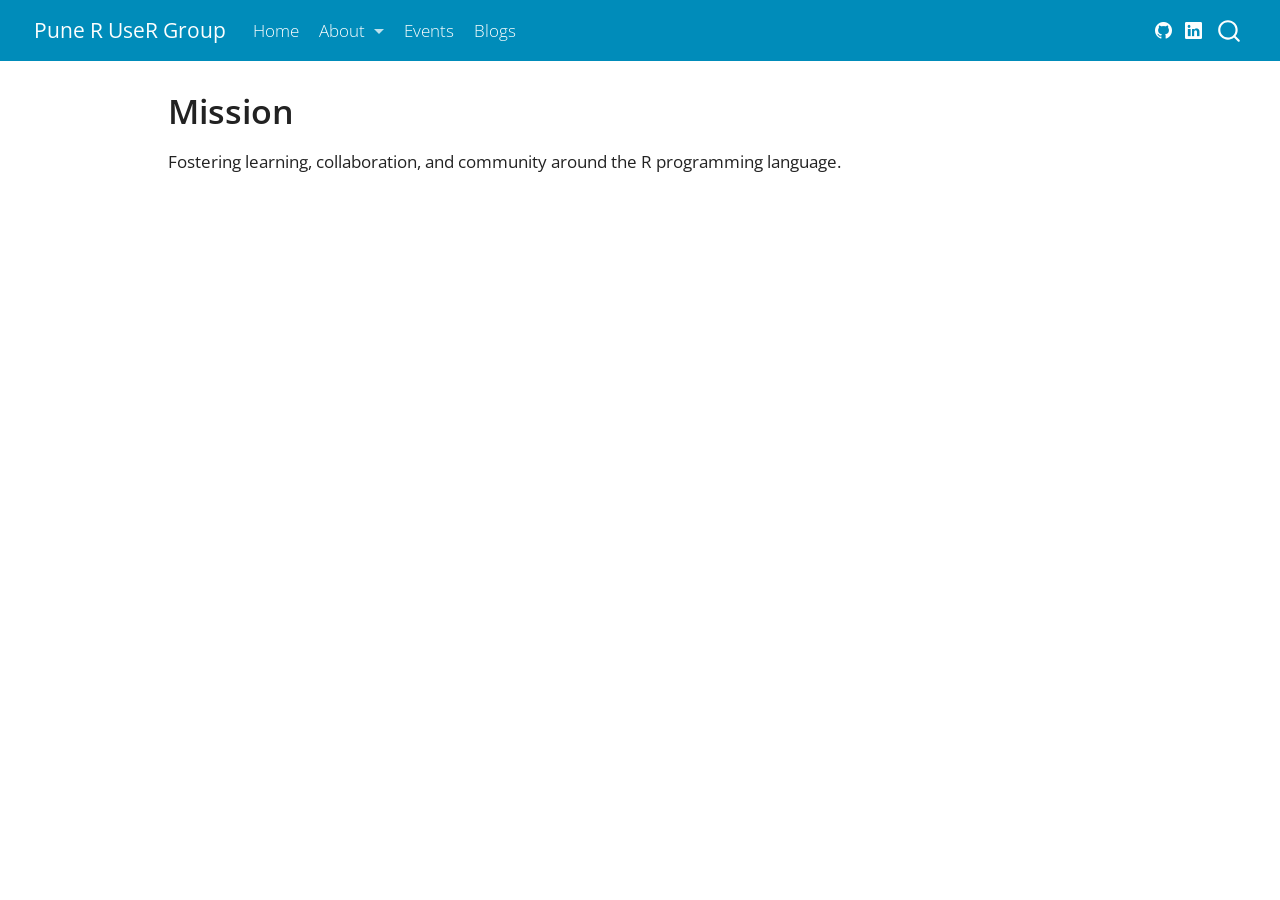
<file: docs/about/mission.html>
<!DOCTYPE html>
<html xmlns="http://www.w3.org/1999/xhtml" lang="en" xml:lang="en"><head>

<meta charset="utf-8">
<meta name="generator" content="quarto-1.8.25">

<meta name="viewport" content="width=device-width, initial-scale=1.0, user-scalable=yes">


<title>Mission – Pune R UseR Group</title>
<style>
code{white-space: pre-wrap;}
span.smallcaps{font-variant: small-caps;}
div.columns{display: flex; gap: min(4vw, 1.5em);}
div.column{flex: auto; overflow-x: auto;}
div.hanging-indent{margin-left: 1.5em; text-indent: -1.5em;}
ul.task-list{list-style: none;}
ul.task-list li input[type="checkbox"] {
  width: 0.8em;
  margin: 0 0.8em 0.2em -1em; /* quarto-specific, see https://github.com/quarto-dev/quarto-cli/issues/4556 */ 
  vertical-align: middle;
}
</style>


<script src="../site_libs/quarto-nav/quarto-nav.js"></script>
<script src="../site_libs/quarto-nav/headroom.min.js"></script>
<script src="../site_libs/clipboard/clipboard.min.js"></script>
<script src="../site_libs/quarto-search/autocomplete.umd.js"></script>
<script src="../site_libs/quarto-search/fuse.min.js"></script>
<script src="../site_libs/quarto-search/quarto-search.js"></script>
<meta name="quarto:offset" content="../">
<script src="../site_libs/quarto-html/quarto.js" type="module"></script>
<script src="../site_libs/quarto-html/tabsets/tabsets.js" type="module"></script>
<script src="../site_libs/quarto-html/axe/axe-check.js" type="module"></script>
<script src="../site_libs/quarto-html/popper.min.js"></script>
<script src="../site_libs/quarto-html/tippy.umd.min.js"></script>
<script src="../site_libs/quarto-html/anchor.min.js"></script>
<link href="../site_libs/quarto-html/tippy.css" rel="stylesheet">
<link href="../site_libs/quarto-html/quarto-syntax-highlighting-7b89279ff1a6dce999919e0e67d4d9ec.css" rel="stylesheet" id="quarto-text-highlighting-styles">
<script src="../site_libs/bootstrap/bootstrap.min.js"></script>
<link href="../site_libs/bootstrap/bootstrap-icons.css" rel="stylesheet">
<link href="../site_libs/bootstrap/bootstrap-a26f3680889bc016604be2101547878f.min.css" rel="stylesheet" append-hash="true" id="quarto-bootstrap" data-mode="light">
<script id="quarto-search-options" type="application/json">{
  "location": "navbar",
  "copy-button": false,
  "collapse-after": 3,
  "panel-placement": "end",
  "type": "overlay",
  "limit": 50,
  "keyboard-shortcut": [
    "f",
    "/",
    "s"
  ],
  "show-item-context": false,
  "language": {
    "search-no-results-text": "No results",
    "search-matching-documents-text": "matching documents",
    "search-copy-link-title": "Copy link to search",
    "search-hide-matches-text": "Hide additional matches",
    "search-more-match-text": "more match in this document",
    "search-more-matches-text": "more matches in this document",
    "search-clear-button-title": "Clear",
    "search-text-placeholder": "",
    "search-detached-cancel-button-title": "Cancel",
    "search-submit-button-title": "Submit",
    "search-label": "Search"
  }
}</script>


<link rel="stylesheet" href="../styles.css">
</head>

<body class="nav-fixed quarto-light">

<div id="quarto-search-results"></div>
  <header id="quarto-header" class="headroom fixed-top">
    <nav class="navbar navbar-expand-lg " data-bs-theme="dark">
      <div class="navbar-container container-fluid">
      <div class="navbar-brand-container mx-auto">
    <a href="../index.html" class="navbar-brand navbar-brand-logo">
    </a>
    <a class="navbar-brand" href="../index.html">
    <span class="navbar-title">Pune R UseR Group</span>
    </a>
  </div>
            <div id="quarto-search" class="" title="Search"></div>
          <button class="navbar-toggler" type="button" data-bs-toggle="collapse" data-bs-target="#navbarCollapse" aria-controls="navbarCollapse" role="menu" aria-expanded="false" aria-label="Toggle navigation" onclick="if (window.quartoToggleHeadroom) { window.quartoToggleHeadroom(); }">
  <span class="navbar-toggler-icon"></span>
</button>
          <div class="collapse navbar-collapse" id="navbarCollapse">
            <ul class="navbar-nav navbar-nav-scroll me-auto">
  <li class="nav-item">
    <a class="nav-link" href="../index.html"> 
<span class="menu-text">Home</span></a>
  </li>  
  <li class="nav-item dropdown ">
    <a class="nav-link dropdown-toggle" href="#" id="nav-menu-about" role="link" data-bs-toggle="dropdown" aria-expanded="false">
 <span class="menu-text">About</span>
    </a>
    <ul class="dropdown-menu" aria-labelledby="nav-menu-about">    
        <li>
    <a class="dropdown-item" href="../about/mission.html">
 <span class="dropdown-text">Mission</span></a>
  </li>  
        <li>
    <a class="dropdown-item" href="../about/org-team.html">
 <span class="dropdown-text">Organising Team</span></a>
  </li>  
    </ul>
  </li>
  <li class="nav-item">
    <a class="nav-link" href="../events/index.html"> 
<span class="menu-text">Events</span></a>
  </li>  
  <li class="nav-item">
    <a class="nav-link" href="../blogs/index.html"> 
<span class="menu-text">Blogs</span></a>
  </li>  
</ul>
          </div> <!-- /navcollapse -->
            <div class="quarto-navbar-tools tools-wide">
    <a href="https://www.meetup.com/pune-r-userr-group/" title="https://www.meetup.com/pune-r-userr-group/" class="quarto-navigation-tool px-1" aria-label="https://www.meetup.com/pune-r-userr-group/"><i class="bi bi-"></i></a>
    <a href="https://github.com/RConsortium/Pune-R-UseR-Group" title="" class="quarto-navigation-tool px-1" aria-label=""><i class="bi bi-github"></i></a>
    <a href="https://www.linkedin.com/company/pune-r-user-group/" title="" class="quarto-navigation-tool px-1" aria-label=""><i class="bi bi-linkedin"></i></a>
</div>
      </div> <!-- /container-fluid -->
    </nav>
</header>
<!-- content -->
<div id="quarto-content" class="quarto-container page-columns page-rows-contents page-layout-article page-navbar">
<!-- sidebar -->
<!-- margin-sidebar -->
    <div id="quarto-margin-sidebar" class="sidebar margin-sidebar zindex-bottom">
        
    </div>
<!-- main -->
<main class="content" id="quarto-document-content">

<header id="title-block-header" class="quarto-title-block default">
<div class="quarto-title">
<h1 class="title">Mission</h1>
</div>



<div class="quarto-title-meta">

    
  
    
  </div>
  


</header>


<p>Fostering learning, collaboration, and community around the R programming language.</p>



</main> <!-- /main -->
<script id="quarto-html-after-body" type="application/javascript">
  window.document.addEventListener("DOMContentLoaded", function (event) {
    const icon = "";
    const anchorJS = new window.AnchorJS();
    anchorJS.options = {
      placement: 'right',
      icon: icon
    };
    anchorJS.add('.anchored');
    const isCodeAnnotation = (el) => {
      for (const clz of el.classList) {
        if (clz.startsWith('code-annotation-')) {                     
          return true;
        }
      }
      return false;
    }
    const onCopySuccess = function(e) {
      // button target
      const button = e.trigger;
      // don't keep focus
      button.blur();
      // flash "checked"
      button.classList.add('code-copy-button-checked');
      var currentTitle = button.getAttribute("title");
      button.setAttribute("title", "Copied!");
      let tooltip;
      if (window.bootstrap) {
        button.setAttribute("data-bs-toggle", "tooltip");
        button.setAttribute("data-bs-placement", "left");
        button.setAttribute("data-bs-title", "Copied!");
        tooltip = new bootstrap.Tooltip(button, 
          { trigger: "manual", 
            customClass: "code-copy-button-tooltip",
            offset: [0, -8]});
        tooltip.show();    
      }
      setTimeout(function() {
        if (tooltip) {
          tooltip.hide();
          button.removeAttribute("data-bs-title");
          button.removeAttribute("data-bs-toggle");
          button.removeAttribute("data-bs-placement");
        }
        button.setAttribute("title", currentTitle);
        button.classList.remove('code-copy-button-checked');
      }, 1000);
      // clear code selection
      e.clearSelection();
    }
    const getTextToCopy = function(trigger) {
      const outerScaffold = trigger.parentElement.cloneNode(true);
      const codeEl = outerScaffold.querySelector('code');
      for (const childEl of codeEl.children) {
        if (isCodeAnnotation(childEl)) {
          childEl.remove();
        }
      }
      return codeEl.innerText;
    }
    const clipboard = new window.ClipboardJS('.code-copy-button:not([data-in-quarto-modal])', {
      text: getTextToCopy
    });
    clipboard.on('success', onCopySuccess);
    if (window.document.getElementById('quarto-embedded-source-code-modal')) {
      const clipboardModal = new window.ClipboardJS('.code-copy-button[data-in-quarto-modal]', {
        text: getTextToCopy,
        container: window.document.getElementById('quarto-embedded-source-code-modal')
      });
      clipboardModal.on('success', onCopySuccess);
    }
      var localhostRegex = new RegExp(/^(?:http|https):\/\/localhost\:?[0-9]*\//);
      var mailtoRegex = new RegExp(/^mailto:/);
        var filterRegex = new RegExp('/' + window.location.host + '/');
      var isInternal = (href) => {
          return filterRegex.test(href) || localhostRegex.test(href) || mailtoRegex.test(href);
      }
      // Inspect non-navigation links and adorn them if external
     var links = window.document.querySelectorAll('a[href]:not(.nav-link):not(.navbar-brand):not(.toc-action):not(.sidebar-link):not(.sidebar-item-toggle):not(.pagination-link):not(.no-external):not([aria-hidden]):not(.dropdown-item):not(.quarto-navigation-tool):not(.about-link)');
      for (var i=0; i<links.length; i++) {
        const link = links[i];
        if (!isInternal(link.href)) {
          // undo the damage that might have been done by quarto-nav.js in the case of
          // links that we want to consider external
          if (link.dataset.originalHref !== undefined) {
            link.href = link.dataset.originalHref;
          }
        }
      }
    function tippyHover(el, contentFn, onTriggerFn, onUntriggerFn) {
      const config = {
        allowHTML: true,
        maxWidth: 500,
        delay: 100,
        arrow: false,
        appendTo: function(el) {
            return el.parentElement;
        },
        interactive: true,
        interactiveBorder: 10,
        theme: 'quarto',
        placement: 'bottom-start',
      };
      if (contentFn) {
        config.content = contentFn;
      }
      if (onTriggerFn) {
        config.onTrigger = onTriggerFn;
      }
      if (onUntriggerFn) {
        config.onUntrigger = onUntriggerFn;
      }
      window.tippy(el, config); 
    }
    const noterefs = window.document.querySelectorAll('a[role="doc-noteref"]');
    for (var i=0; i<noterefs.length; i++) {
      const ref = noterefs[i];
      tippyHover(ref, function() {
        // use id or data attribute instead here
        let href = ref.getAttribute('data-footnote-href') || ref.getAttribute('href');
        try { href = new URL(href).hash; } catch {}
        const id = href.replace(/^#\/?/, "");
        const note = window.document.getElementById(id);
        if (note) {
          return note.innerHTML;
        } else {
          return "";
        }
      });
    }
    const xrefs = window.document.querySelectorAll('a.quarto-xref');
    const processXRef = (id, note) => {
      // Strip column container classes
      const stripColumnClz = (el) => {
        el.classList.remove("page-full", "page-columns");
        if (el.children) {
          for (const child of el.children) {
            stripColumnClz(child);
          }
        }
      }
      stripColumnClz(note)
      if (id === null || id.startsWith('sec-')) {
        // Special case sections, only their first couple elements
        const container = document.createElement("div");
        if (note.children && note.children.length > 2) {
          container.appendChild(note.children[0].cloneNode(true));
          for (let i = 1; i < note.children.length; i++) {
            const child = note.children[i];
            if (child.tagName === "P" && child.innerText === "") {
              continue;
            } else {
              container.appendChild(child.cloneNode(true));
              break;
            }
          }
          if (window.Quarto?.typesetMath) {
            window.Quarto.typesetMath(container);
          }
          return container.innerHTML
        } else {
          if (window.Quarto?.typesetMath) {
            window.Quarto.typesetMath(note);
          }
          return note.innerHTML;
        }
      } else {
        // Remove any anchor links if they are present
        const anchorLink = note.querySelector('a.anchorjs-link');
        if (anchorLink) {
          anchorLink.remove();
        }
        if (window.Quarto?.typesetMath) {
          window.Quarto.typesetMath(note);
        }
        if (note.classList.contains("callout")) {
          return note.outerHTML;
        } else {
          return note.innerHTML;
        }
      }
    }
    for (var i=0; i<xrefs.length; i++) {
      const xref = xrefs[i];
      tippyHover(xref, undefined, function(instance) {
        instance.disable();
        let url = xref.getAttribute('href');
        let hash = undefined; 
        if (url.startsWith('#')) {
          hash = url;
        } else {
          try { hash = new URL(url).hash; } catch {}
        }
        if (hash) {
          const id = hash.replace(/^#\/?/, "");
          const note = window.document.getElementById(id);
          if (note !== null) {
            try {
              const html = processXRef(id, note.cloneNode(true));
              instance.setContent(html);
            } finally {
              instance.enable();
              instance.show();
            }
          } else {
            // See if we can fetch this
            fetch(url.split('#')[0])
            .then(res => res.text())
            .then(html => {
              const parser = new DOMParser();
              const htmlDoc = parser.parseFromString(html, "text/html");
              const note = htmlDoc.getElementById(id);
              if (note !== null) {
                const html = processXRef(id, note);
                instance.setContent(html);
              } 
            }).finally(() => {
              instance.enable();
              instance.show();
            });
          }
        } else {
          // See if we can fetch a full url (with no hash to target)
          // This is a special case and we should probably do some content thinning / targeting
          fetch(url)
          .then(res => res.text())
          .then(html => {
            const parser = new DOMParser();
            const htmlDoc = parser.parseFromString(html, "text/html");
            const note = htmlDoc.querySelector('main.content');
            if (note !== null) {
              // This should only happen for chapter cross references
              // (since there is no id in the URL)
              // remove the first header
              if (note.children.length > 0 && note.children[0].tagName === "HEADER") {
                note.children[0].remove();
              }
              const html = processXRef(null, note);
              instance.setContent(html);
            } 
          }).finally(() => {
            instance.enable();
            instance.show();
          });
        }
      }, function(instance) {
      });
    }
        let selectedAnnoteEl;
        const selectorForAnnotation = ( cell, annotation) => {
          let cellAttr = 'data-code-cell="' + cell + '"';
          let lineAttr = 'data-code-annotation="' +  annotation + '"';
          const selector = 'span[' + cellAttr + '][' + lineAttr + ']';
          return selector;
        }
        const selectCodeLines = (annoteEl) => {
          const doc = window.document;
          const targetCell = annoteEl.getAttribute("data-target-cell");
          const targetAnnotation = annoteEl.getAttribute("data-target-annotation");
          const annoteSpan = window.document.querySelector(selectorForAnnotation(targetCell, targetAnnotation));
          const lines = annoteSpan.getAttribute("data-code-lines").split(",");
          const lineIds = lines.map((line) => {
            return targetCell + "-" + line;
          })
          let top = null;
          let height = null;
          let parent = null;
          if (lineIds.length > 0) {
              //compute the position of the single el (top and bottom and make a div)
              const el = window.document.getElementById(lineIds[0]);
              top = el.offsetTop;
              height = el.offsetHeight;
              parent = el.parentElement.parentElement;
            if (lineIds.length > 1) {
              const lastEl = window.document.getElementById(lineIds[lineIds.length - 1]);
              const bottom = lastEl.offsetTop + lastEl.offsetHeight;
              height = bottom - top;
            }
            if (top !== null && height !== null && parent !== null) {
              // cook up a div (if necessary) and position it 
              let div = window.document.getElementById("code-annotation-line-highlight");
              if (div === null) {
                div = window.document.createElement("div");
                div.setAttribute("id", "code-annotation-line-highlight");
                div.style.position = 'absolute';
                parent.appendChild(div);
              }
              div.style.top = top - 2 + "px";
              div.style.height = height + 4 + "px";
              div.style.left = 0;
              let gutterDiv = window.document.getElementById("code-annotation-line-highlight-gutter");
              if (gutterDiv === null) {
                gutterDiv = window.document.createElement("div");
                gutterDiv.setAttribute("id", "code-annotation-line-highlight-gutter");
                gutterDiv.style.position = 'absolute';
                const codeCell = window.document.getElementById(targetCell);
                const gutter = codeCell.querySelector('.code-annotation-gutter');
                gutter.appendChild(gutterDiv);
              }
              gutterDiv.style.top = top - 2 + "px";
              gutterDiv.style.height = height + 4 + "px";
            }
            selectedAnnoteEl = annoteEl;
          }
        };
        const unselectCodeLines = () => {
          const elementsIds = ["code-annotation-line-highlight", "code-annotation-line-highlight-gutter"];
          elementsIds.forEach((elId) => {
            const div = window.document.getElementById(elId);
            if (div) {
              div.remove();
            }
          });
          selectedAnnoteEl = undefined;
        };
          // Handle positioning of the toggle
      window.addEventListener(
        "resize",
        throttle(() => {
          elRect = undefined;
          if (selectedAnnoteEl) {
            selectCodeLines(selectedAnnoteEl);
          }
        }, 10)
      );
      function throttle(fn, ms) {
      let throttle = false;
      let timer;
        return (...args) => {
          if(!throttle) { // first call gets through
              fn.apply(this, args);
              throttle = true;
          } else { // all the others get throttled
              if(timer) clearTimeout(timer); // cancel #2
              timer = setTimeout(() => {
                fn.apply(this, args);
                timer = throttle = false;
              }, ms);
          }
        };
      }
        // Attach click handler to the DT
        const annoteDls = window.document.querySelectorAll('dt[data-target-cell]');
        for (const annoteDlNode of annoteDls) {
          annoteDlNode.addEventListener('click', (event) => {
            const clickedEl = event.target;
            if (clickedEl !== selectedAnnoteEl) {
              unselectCodeLines();
              const activeEl = window.document.querySelector('dt[data-target-cell].code-annotation-active');
              if (activeEl) {
                activeEl.classList.remove('code-annotation-active');
              }
              selectCodeLines(clickedEl);
              clickedEl.classList.add('code-annotation-active');
            } else {
              // Unselect the line
              unselectCodeLines();
              clickedEl.classList.remove('code-annotation-active');
            }
          });
        }
    const findCites = (el) => {
      const parentEl = el.parentElement;
      if (parentEl) {
        const cites = parentEl.dataset.cites;
        if (cites) {
          return {
            el,
            cites: cites.split(' ')
          };
        } else {
          return findCites(el.parentElement)
        }
      } else {
        return undefined;
      }
    };
    var bibliorefs = window.document.querySelectorAll('a[role="doc-biblioref"]');
    for (var i=0; i<bibliorefs.length; i++) {
      const ref = bibliorefs[i];
      const citeInfo = findCites(ref);
      if (citeInfo) {
        tippyHover(citeInfo.el, function() {
          var popup = window.document.createElement('div');
          citeInfo.cites.forEach(function(cite) {
            var citeDiv = window.document.createElement('div');
            citeDiv.classList.add('hanging-indent');
            citeDiv.classList.add('csl-entry');
            var biblioDiv = window.document.getElementById('ref-' + cite);
            if (biblioDiv) {
              citeDiv.innerHTML = biblioDiv.innerHTML;
            }
            popup.appendChild(citeDiv);
          });
          return popup.innerHTML;
        });
      }
    }
  });
  </script>
</div> <!-- /content -->




</body></html>
</file>
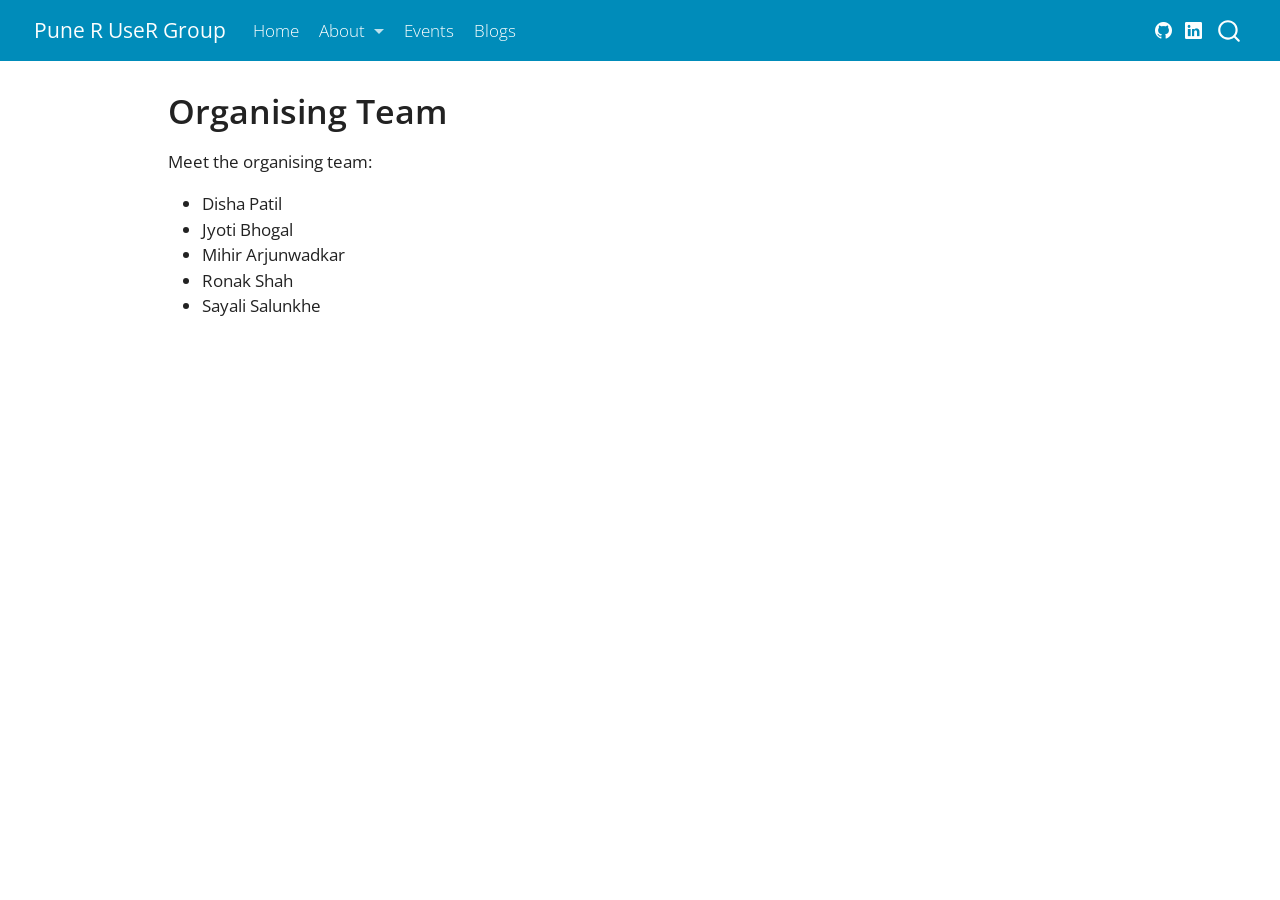
<file: docs/about/org-team.html>
<!DOCTYPE html>
<html xmlns="http://www.w3.org/1999/xhtml" lang="en" xml:lang="en"><head>

<meta charset="utf-8">
<meta name="generator" content="quarto-1.8.25">

<meta name="viewport" content="width=device-width, initial-scale=1.0, user-scalable=yes">


<title>Organising Team – Pune R UseR Group</title>
<style>
code{white-space: pre-wrap;}
span.smallcaps{font-variant: small-caps;}
div.columns{display: flex; gap: min(4vw, 1.5em);}
div.column{flex: auto; overflow-x: auto;}
div.hanging-indent{margin-left: 1.5em; text-indent: -1.5em;}
ul.task-list{list-style: none;}
ul.task-list li input[type="checkbox"] {
  width: 0.8em;
  margin: 0 0.8em 0.2em -1em; /* quarto-specific, see https://github.com/quarto-dev/quarto-cli/issues/4556 */ 
  vertical-align: middle;
}
</style>


<script src="../site_libs/quarto-nav/quarto-nav.js"></script>
<script src="../site_libs/quarto-nav/headroom.min.js"></script>
<script src="../site_libs/clipboard/clipboard.min.js"></script>
<script src="../site_libs/quarto-search/autocomplete.umd.js"></script>
<script src="../site_libs/quarto-search/fuse.min.js"></script>
<script src="../site_libs/quarto-search/quarto-search.js"></script>
<meta name="quarto:offset" content="../">
<script src="../site_libs/quarto-html/quarto.js" type="module"></script>
<script src="../site_libs/quarto-html/tabsets/tabsets.js" type="module"></script>
<script src="../site_libs/quarto-html/axe/axe-check.js" type="module"></script>
<script src="../site_libs/quarto-html/popper.min.js"></script>
<script src="../site_libs/quarto-html/tippy.umd.min.js"></script>
<script src="../site_libs/quarto-html/anchor.min.js"></script>
<link href="../site_libs/quarto-html/tippy.css" rel="stylesheet">
<link href="../site_libs/quarto-html/quarto-syntax-highlighting-7b89279ff1a6dce999919e0e67d4d9ec.css" rel="stylesheet" id="quarto-text-highlighting-styles">
<script src="../site_libs/bootstrap/bootstrap.min.js"></script>
<link href="../site_libs/bootstrap/bootstrap-icons.css" rel="stylesheet">
<link href="../site_libs/bootstrap/bootstrap-a26f3680889bc016604be2101547878f.min.css" rel="stylesheet" append-hash="true" id="quarto-bootstrap" data-mode="light">
<script id="quarto-search-options" type="application/json">{
  "location": "navbar",
  "copy-button": false,
  "collapse-after": 3,
  "panel-placement": "end",
  "type": "overlay",
  "limit": 50,
  "keyboard-shortcut": [
    "f",
    "/",
    "s"
  ],
  "show-item-context": false,
  "language": {
    "search-no-results-text": "No results",
    "search-matching-documents-text": "matching documents",
    "search-copy-link-title": "Copy link to search",
    "search-hide-matches-text": "Hide additional matches",
    "search-more-match-text": "more match in this document",
    "search-more-matches-text": "more matches in this document",
    "search-clear-button-title": "Clear",
    "search-text-placeholder": "",
    "search-detached-cancel-button-title": "Cancel",
    "search-submit-button-title": "Submit",
    "search-label": "Search"
  }
}</script>


<link rel="stylesheet" href="../styles.css">
</head>

<body class="nav-fixed quarto-light">

<div id="quarto-search-results"></div>
  <header id="quarto-header" class="headroom fixed-top">
    <nav class="navbar navbar-expand-lg " data-bs-theme="dark">
      <div class="navbar-container container-fluid">
      <div class="navbar-brand-container mx-auto">
    <a href="../index.html" class="navbar-brand navbar-brand-logo">
    </a>
    <a class="navbar-brand" href="../index.html">
    <span class="navbar-title">Pune R UseR Group</span>
    </a>
  </div>
            <div id="quarto-search" class="" title="Search"></div>
          <button class="navbar-toggler" type="button" data-bs-toggle="collapse" data-bs-target="#navbarCollapse" aria-controls="navbarCollapse" role="menu" aria-expanded="false" aria-label="Toggle navigation" onclick="if (window.quartoToggleHeadroom) { window.quartoToggleHeadroom(); }">
  <span class="navbar-toggler-icon"></span>
</button>
          <div class="collapse navbar-collapse" id="navbarCollapse">
            <ul class="navbar-nav navbar-nav-scroll me-auto">
  <li class="nav-item">
    <a class="nav-link" href="../index.html"> 
<span class="menu-text">Home</span></a>
  </li>  
  <li class="nav-item dropdown ">
    <a class="nav-link dropdown-toggle" href="#" id="nav-menu-about" role="link" data-bs-toggle="dropdown" aria-expanded="false">
 <span class="menu-text">About</span>
    </a>
    <ul class="dropdown-menu" aria-labelledby="nav-menu-about">    
        <li>
    <a class="dropdown-item" href="../about/mission.html">
 <span class="dropdown-text">Mission</span></a>
  </li>  
        <li>
    <a class="dropdown-item" href="../about/org-team.html">
 <span class="dropdown-text">Organising Team</span></a>
  </li>  
    </ul>
  </li>
  <li class="nav-item">
    <a class="nav-link" href="../events/index.html"> 
<span class="menu-text">Events</span></a>
  </li>  
  <li class="nav-item">
    <a class="nav-link" href="../blogs/index.html"> 
<span class="menu-text">Blogs</span></a>
  </li>  
</ul>
          </div> <!-- /navcollapse -->
            <div class="quarto-navbar-tools tools-wide">
    <a href="https://www.meetup.com/pune-r-userr-group/" title="https://www.meetup.com/pune-r-userr-group/" class="quarto-navigation-tool px-1" aria-label="https://www.meetup.com/pune-r-userr-group/"><i class="bi bi-"></i></a>
    <a href="https://github.com/RConsortium/Pune-R-UseR-Group" title="" class="quarto-navigation-tool px-1" aria-label=""><i class="bi bi-github"></i></a>
    <a href="https://www.linkedin.com/company/pune-r-user-group/" title="" class="quarto-navigation-tool px-1" aria-label=""><i class="bi bi-linkedin"></i></a>
</div>
      </div> <!-- /container-fluid -->
    </nav>
</header>
<!-- content -->
<div id="quarto-content" class="quarto-container page-columns page-rows-contents page-layout-article page-navbar">
<!-- sidebar -->
<!-- margin-sidebar -->
    <div id="quarto-margin-sidebar" class="sidebar margin-sidebar zindex-bottom">
        
    </div>
<!-- main -->
<main class="content" id="quarto-document-content">

<header id="title-block-header" class="quarto-title-block default">
<div class="quarto-title">
<h1 class="title">Organising Team</h1>
</div>



<div class="quarto-title-meta">

    
  
    
  </div>
  


</header>


<p>Meet the organising team:</p>
<ul>
<li>Disha Patil</li>
<li>Jyoti Bhogal</li>
<li>Mihir Arjunwadkar</li>
<li>Ronak Shah</li>
<li>Sayali Salunkhe</li>
</ul>



</main> <!-- /main -->
<script id="quarto-html-after-body" type="application/javascript">
  window.document.addEventListener("DOMContentLoaded", function (event) {
    const icon = "";
    const anchorJS = new window.AnchorJS();
    anchorJS.options = {
      placement: 'right',
      icon: icon
    };
    anchorJS.add('.anchored');
    const isCodeAnnotation = (el) => {
      for (const clz of el.classList) {
        if (clz.startsWith('code-annotation-')) {                     
          return true;
        }
      }
      return false;
    }
    const onCopySuccess = function(e) {
      // button target
      const button = e.trigger;
      // don't keep focus
      button.blur();
      // flash "checked"
      button.classList.add('code-copy-button-checked');
      var currentTitle = button.getAttribute("title");
      button.setAttribute("title", "Copied!");
      let tooltip;
      if (window.bootstrap) {
        button.setAttribute("data-bs-toggle", "tooltip");
        button.setAttribute("data-bs-placement", "left");
        button.setAttribute("data-bs-title", "Copied!");
        tooltip = new bootstrap.Tooltip(button, 
          { trigger: "manual", 
            customClass: "code-copy-button-tooltip",
            offset: [0, -8]});
        tooltip.show();    
      }
      setTimeout(function() {
        if (tooltip) {
          tooltip.hide();
          button.removeAttribute("data-bs-title");
          button.removeAttribute("data-bs-toggle");
          button.removeAttribute("data-bs-placement");
        }
        button.setAttribute("title", currentTitle);
        button.classList.remove('code-copy-button-checked');
      }, 1000);
      // clear code selection
      e.clearSelection();
    }
    const getTextToCopy = function(trigger) {
      const outerScaffold = trigger.parentElement.cloneNode(true);
      const codeEl = outerScaffold.querySelector('code');
      for (const childEl of codeEl.children) {
        if (isCodeAnnotation(childEl)) {
          childEl.remove();
        }
      }
      return codeEl.innerText;
    }
    const clipboard = new window.ClipboardJS('.code-copy-button:not([data-in-quarto-modal])', {
      text: getTextToCopy
    });
    clipboard.on('success', onCopySuccess);
    if (window.document.getElementById('quarto-embedded-source-code-modal')) {
      const clipboardModal = new window.ClipboardJS('.code-copy-button[data-in-quarto-modal]', {
        text: getTextToCopy,
        container: window.document.getElementById('quarto-embedded-source-code-modal')
      });
      clipboardModal.on('success', onCopySuccess);
    }
      var localhostRegex = new RegExp(/^(?:http|https):\/\/localhost\:?[0-9]*\//);
      var mailtoRegex = new RegExp(/^mailto:/);
        var filterRegex = new RegExp('/' + window.location.host + '/');
      var isInternal = (href) => {
          return filterRegex.test(href) || localhostRegex.test(href) || mailtoRegex.test(href);
      }
      // Inspect non-navigation links and adorn them if external
     var links = window.document.querySelectorAll('a[href]:not(.nav-link):not(.navbar-brand):not(.toc-action):not(.sidebar-link):not(.sidebar-item-toggle):not(.pagination-link):not(.no-external):not([aria-hidden]):not(.dropdown-item):not(.quarto-navigation-tool):not(.about-link)');
      for (var i=0; i<links.length; i++) {
        const link = links[i];
        if (!isInternal(link.href)) {
          // undo the damage that might have been done by quarto-nav.js in the case of
          // links that we want to consider external
          if (link.dataset.originalHref !== undefined) {
            link.href = link.dataset.originalHref;
          }
        }
      }
    function tippyHover(el, contentFn, onTriggerFn, onUntriggerFn) {
      const config = {
        allowHTML: true,
        maxWidth: 500,
        delay: 100,
        arrow: false,
        appendTo: function(el) {
            return el.parentElement;
        },
        interactive: true,
        interactiveBorder: 10,
        theme: 'quarto',
        placement: 'bottom-start',
      };
      if (contentFn) {
        config.content = contentFn;
      }
      if (onTriggerFn) {
        config.onTrigger = onTriggerFn;
      }
      if (onUntriggerFn) {
        config.onUntrigger = onUntriggerFn;
      }
      window.tippy(el, config); 
    }
    const noterefs = window.document.querySelectorAll('a[role="doc-noteref"]');
    for (var i=0; i<noterefs.length; i++) {
      const ref = noterefs[i];
      tippyHover(ref, function() {
        // use id or data attribute instead here
        let href = ref.getAttribute('data-footnote-href') || ref.getAttribute('href');
        try { href = new URL(href).hash; } catch {}
        const id = href.replace(/^#\/?/, "");
        const note = window.document.getElementById(id);
        if (note) {
          return note.innerHTML;
        } else {
          return "";
        }
      });
    }
    const xrefs = window.document.querySelectorAll('a.quarto-xref');
    const processXRef = (id, note) => {
      // Strip column container classes
      const stripColumnClz = (el) => {
        el.classList.remove("page-full", "page-columns");
        if (el.children) {
          for (const child of el.children) {
            stripColumnClz(child);
          }
        }
      }
      stripColumnClz(note)
      if (id === null || id.startsWith('sec-')) {
        // Special case sections, only their first couple elements
        const container = document.createElement("div");
        if (note.children && note.children.length > 2) {
          container.appendChild(note.children[0].cloneNode(true));
          for (let i = 1; i < note.children.length; i++) {
            const child = note.children[i];
            if (child.tagName === "P" && child.innerText === "") {
              continue;
            } else {
              container.appendChild(child.cloneNode(true));
              break;
            }
          }
          if (window.Quarto?.typesetMath) {
            window.Quarto.typesetMath(container);
          }
          return container.innerHTML
        } else {
          if (window.Quarto?.typesetMath) {
            window.Quarto.typesetMath(note);
          }
          return note.innerHTML;
        }
      } else {
        // Remove any anchor links if they are present
        const anchorLink = note.querySelector('a.anchorjs-link');
        if (anchorLink) {
          anchorLink.remove();
        }
        if (window.Quarto?.typesetMath) {
          window.Quarto.typesetMath(note);
        }
        if (note.classList.contains("callout")) {
          return note.outerHTML;
        } else {
          return note.innerHTML;
        }
      }
    }
    for (var i=0; i<xrefs.length; i++) {
      const xref = xrefs[i];
      tippyHover(xref, undefined, function(instance) {
        instance.disable();
        let url = xref.getAttribute('href');
        let hash = undefined; 
        if (url.startsWith('#')) {
          hash = url;
        } else {
          try { hash = new URL(url).hash; } catch {}
        }
        if (hash) {
          const id = hash.replace(/^#\/?/, "");
          const note = window.document.getElementById(id);
          if (note !== null) {
            try {
              const html = processXRef(id, note.cloneNode(true));
              instance.setContent(html);
            } finally {
              instance.enable();
              instance.show();
            }
          } else {
            // See if we can fetch this
            fetch(url.split('#')[0])
            .then(res => res.text())
            .then(html => {
              const parser = new DOMParser();
              const htmlDoc = parser.parseFromString(html, "text/html");
              const note = htmlDoc.getElementById(id);
              if (note !== null) {
                const html = processXRef(id, note);
                instance.setContent(html);
              } 
            }).finally(() => {
              instance.enable();
              instance.show();
            });
          }
        } else {
          // See if we can fetch a full url (with no hash to target)
          // This is a special case and we should probably do some content thinning / targeting
          fetch(url)
          .then(res => res.text())
          .then(html => {
            const parser = new DOMParser();
            const htmlDoc = parser.parseFromString(html, "text/html");
            const note = htmlDoc.querySelector('main.content');
            if (note !== null) {
              // This should only happen for chapter cross references
              // (since there is no id in the URL)
              // remove the first header
              if (note.children.length > 0 && note.children[0].tagName === "HEADER") {
                note.children[0].remove();
              }
              const html = processXRef(null, note);
              instance.setContent(html);
            } 
          }).finally(() => {
            instance.enable();
            instance.show();
          });
        }
      }, function(instance) {
      });
    }
        let selectedAnnoteEl;
        const selectorForAnnotation = ( cell, annotation) => {
          let cellAttr = 'data-code-cell="' + cell + '"';
          let lineAttr = 'data-code-annotation="' +  annotation + '"';
          const selector = 'span[' + cellAttr + '][' + lineAttr + ']';
          return selector;
        }
        const selectCodeLines = (annoteEl) => {
          const doc = window.document;
          const targetCell = annoteEl.getAttribute("data-target-cell");
          const targetAnnotation = annoteEl.getAttribute("data-target-annotation");
          const annoteSpan = window.document.querySelector(selectorForAnnotation(targetCell, targetAnnotation));
          const lines = annoteSpan.getAttribute("data-code-lines").split(",");
          const lineIds = lines.map((line) => {
            return targetCell + "-" + line;
          })
          let top = null;
          let height = null;
          let parent = null;
          if (lineIds.length > 0) {
              //compute the position of the single el (top and bottom and make a div)
              const el = window.document.getElementById(lineIds[0]);
              top = el.offsetTop;
              height = el.offsetHeight;
              parent = el.parentElement.parentElement;
            if (lineIds.length > 1) {
              const lastEl = window.document.getElementById(lineIds[lineIds.length - 1]);
              const bottom = lastEl.offsetTop + lastEl.offsetHeight;
              height = bottom - top;
            }
            if (top !== null && height !== null && parent !== null) {
              // cook up a div (if necessary) and position it 
              let div = window.document.getElementById("code-annotation-line-highlight");
              if (div === null) {
                div = window.document.createElement("div");
                div.setAttribute("id", "code-annotation-line-highlight");
                div.style.position = 'absolute';
                parent.appendChild(div);
              }
              div.style.top = top - 2 + "px";
              div.style.height = height + 4 + "px";
              div.style.left = 0;
              let gutterDiv = window.document.getElementById("code-annotation-line-highlight-gutter");
              if (gutterDiv === null) {
                gutterDiv = window.document.createElement("div");
                gutterDiv.setAttribute("id", "code-annotation-line-highlight-gutter");
                gutterDiv.style.position = 'absolute';
                const codeCell = window.document.getElementById(targetCell);
                const gutter = codeCell.querySelector('.code-annotation-gutter');
                gutter.appendChild(gutterDiv);
              }
              gutterDiv.style.top = top - 2 + "px";
              gutterDiv.style.height = height + 4 + "px";
            }
            selectedAnnoteEl = annoteEl;
          }
        };
        const unselectCodeLines = () => {
          const elementsIds = ["code-annotation-line-highlight", "code-annotation-line-highlight-gutter"];
          elementsIds.forEach((elId) => {
            const div = window.document.getElementById(elId);
            if (div) {
              div.remove();
            }
          });
          selectedAnnoteEl = undefined;
        };
          // Handle positioning of the toggle
      window.addEventListener(
        "resize",
        throttle(() => {
          elRect = undefined;
          if (selectedAnnoteEl) {
            selectCodeLines(selectedAnnoteEl);
          }
        }, 10)
      );
      function throttle(fn, ms) {
      let throttle = false;
      let timer;
        return (...args) => {
          if(!throttle) { // first call gets through
              fn.apply(this, args);
              throttle = true;
          } else { // all the others get throttled
              if(timer) clearTimeout(timer); // cancel #2
              timer = setTimeout(() => {
                fn.apply(this, args);
                timer = throttle = false;
              }, ms);
          }
        };
      }
        // Attach click handler to the DT
        const annoteDls = window.document.querySelectorAll('dt[data-target-cell]');
        for (const annoteDlNode of annoteDls) {
          annoteDlNode.addEventListener('click', (event) => {
            const clickedEl = event.target;
            if (clickedEl !== selectedAnnoteEl) {
              unselectCodeLines();
              const activeEl = window.document.querySelector('dt[data-target-cell].code-annotation-active');
              if (activeEl) {
                activeEl.classList.remove('code-annotation-active');
              }
              selectCodeLines(clickedEl);
              clickedEl.classList.add('code-annotation-active');
            } else {
              // Unselect the line
              unselectCodeLines();
              clickedEl.classList.remove('code-annotation-active');
            }
          });
        }
    const findCites = (el) => {
      const parentEl = el.parentElement;
      if (parentEl) {
        const cites = parentEl.dataset.cites;
        if (cites) {
          return {
            el,
            cites: cites.split(' ')
          };
        } else {
          return findCites(el.parentElement)
        }
      } else {
        return undefined;
      }
    };
    var bibliorefs = window.document.querySelectorAll('a[role="doc-biblioref"]');
    for (var i=0; i<bibliorefs.length; i++) {
      const ref = bibliorefs[i];
      const citeInfo = findCites(ref);
      if (citeInfo) {
        tippyHover(citeInfo.el, function() {
          var popup = window.document.createElement('div');
          citeInfo.cites.forEach(function(cite) {
            var citeDiv = window.document.createElement('div');
            citeDiv.classList.add('hanging-indent');
            citeDiv.classList.add('csl-entry');
            var biblioDiv = window.document.getElementById('ref-' + cite);
            if (biblioDiv) {
              citeDiv.innerHTML = biblioDiv.innerHTML;
            }
            popup.appendChild(citeDiv);
          });
          return popup.innerHTML;
        });
      }
    }
  });
  </script>
</div> <!-- /content -->




</body></html>
</file>
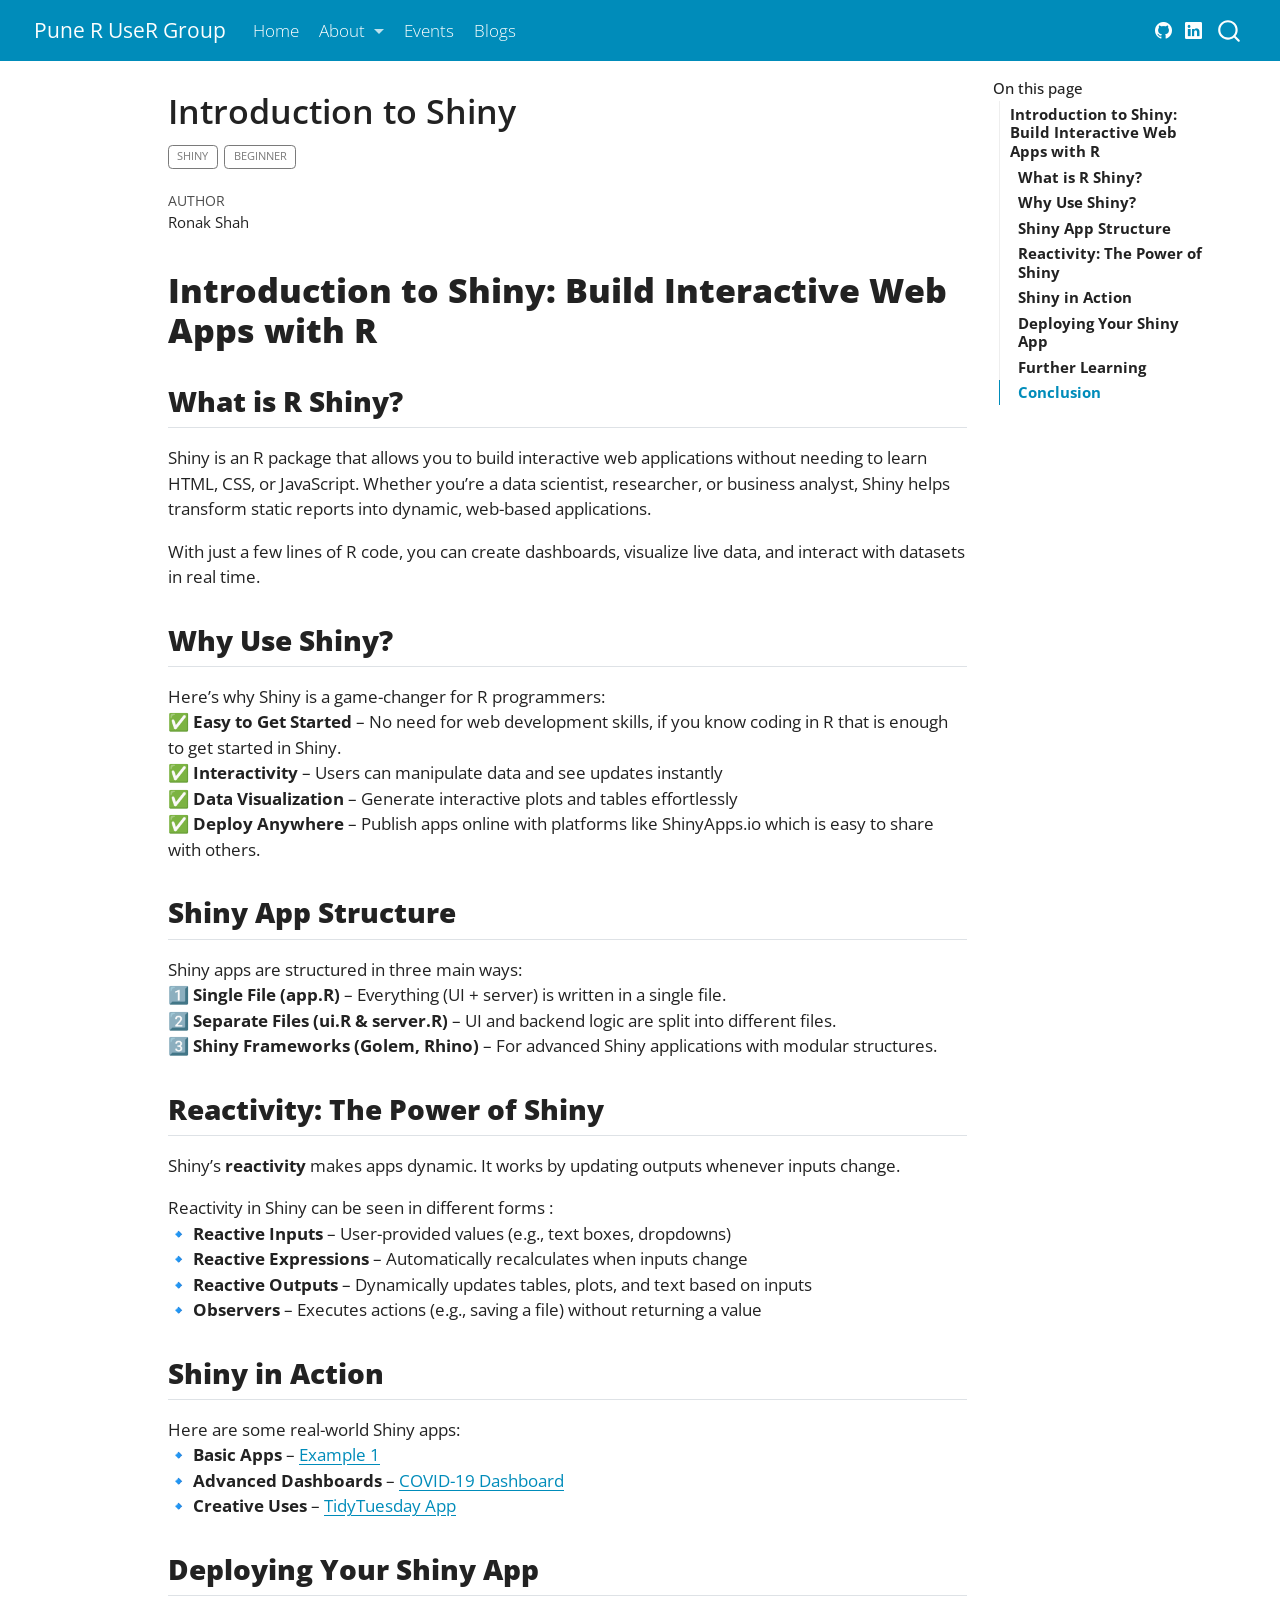
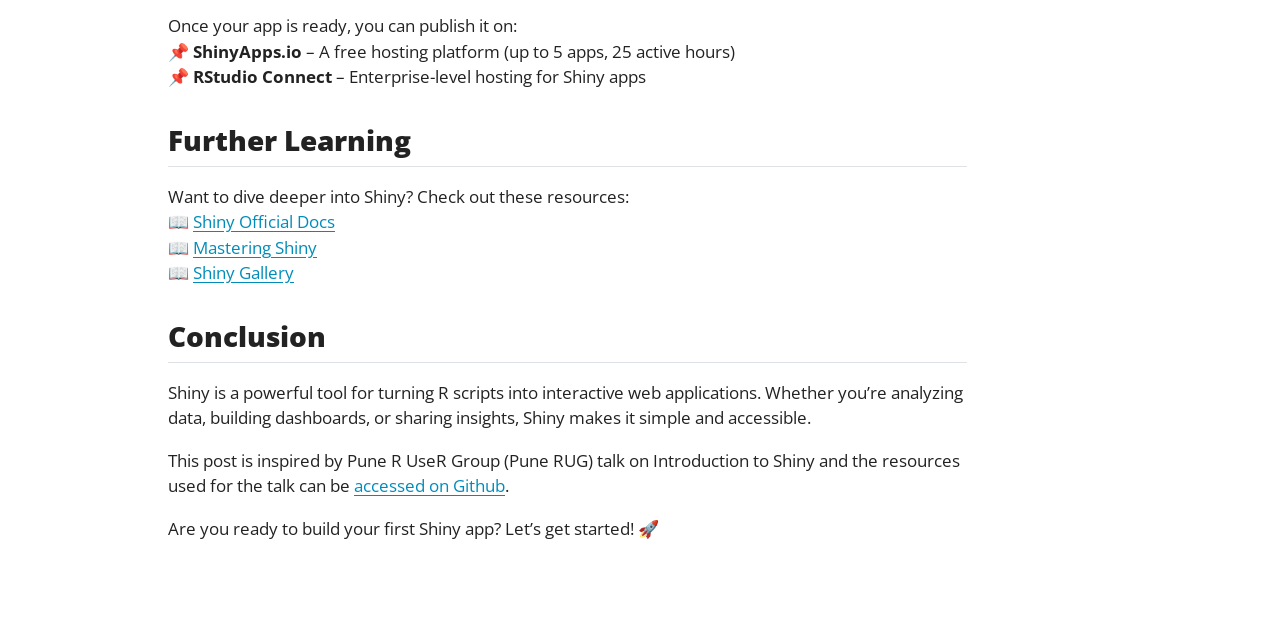
<file: docs/blogs/posts/intro-to-shiny.html>
<!DOCTYPE html>
<html xmlns="http://www.w3.org/1999/xhtml" lang="en" xml:lang="en"><head>

<meta charset="utf-8">
<meta name="generator" content="quarto-1.8.25">

<meta name="viewport" content="width=device-width, initial-scale=1.0, user-scalable=yes">

<meta name="author" content="Ronak Shah">

<title>Introduction to Shiny – Pune R UseR Group</title>
<style>
code{white-space: pre-wrap;}
span.smallcaps{font-variant: small-caps;}
div.columns{display: flex; gap: min(4vw, 1.5em);}
div.column{flex: auto; overflow-x: auto;}
div.hanging-indent{margin-left: 1.5em; text-indent: -1.5em;}
ul.task-list{list-style: none;}
ul.task-list li input[type="checkbox"] {
  width: 0.8em;
  margin: 0 0.8em 0.2em -1em; /* quarto-specific, see https://github.com/quarto-dev/quarto-cli/issues/4556 */ 
  vertical-align: middle;
}
</style>


<script src="../../site_libs/quarto-nav/quarto-nav.js"></script>
<script src="../../site_libs/quarto-nav/headroom.min.js"></script>
<script src="../../site_libs/clipboard/clipboard.min.js"></script>
<script src="../../site_libs/quarto-search/autocomplete.umd.js"></script>
<script src="../../site_libs/quarto-search/fuse.min.js"></script>
<script src="../../site_libs/quarto-search/quarto-search.js"></script>
<meta name="quarto:offset" content="../../">
<script src="../../site_libs/quarto-html/quarto.js" type="module"></script>
<script src="../../site_libs/quarto-html/tabsets/tabsets.js" type="module"></script>
<script src="../../site_libs/quarto-html/axe/axe-check.js" type="module"></script>
<script src="../../site_libs/quarto-html/popper.min.js"></script>
<script src="../../site_libs/quarto-html/tippy.umd.min.js"></script>
<script src="../../site_libs/quarto-html/anchor.min.js"></script>
<link href="../../site_libs/quarto-html/tippy.css" rel="stylesheet">
<link href="../../site_libs/quarto-html/quarto-syntax-highlighting-7b89279ff1a6dce999919e0e67d4d9ec.css" rel="stylesheet" id="quarto-text-highlighting-styles">
<script src="../../site_libs/bootstrap/bootstrap.min.js"></script>
<link href="../../site_libs/bootstrap/bootstrap-icons.css" rel="stylesheet">
<link href="../../site_libs/bootstrap/bootstrap-a26f3680889bc016604be2101547878f.min.css" rel="stylesheet" append-hash="true" id="quarto-bootstrap" data-mode="light">
<script id="quarto-search-options" type="application/json">{
  "location": "navbar",
  "copy-button": false,
  "collapse-after": 3,
  "panel-placement": "end",
  "type": "overlay",
  "limit": 50,
  "keyboard-shortcut": [
    "f",
    "/",
    "s"
  ],
  "show-item-context": false,
  "language": {
    "search-no-results-text": "No results",
    "search-matching-documents-text": "matching documents",
    "search-copy-link-title": "Copy link to search",
    "search-hide-matches-text": "Hide additional matches",
    "search-more-match-text": "more match in this document",
    "search-more-matches-text": "more matches in this document",
    "search-clear-button-title": "Clear",
    "search-text-placeholder": "",
    "search-detached-cancel-button-title": "Cancel",
    "search-submit-button-title": "Submit",
    "search-label": "Search"
  }
}</script>


<link rel="stylesheet" href="../../styles.css">
</head>

<body class="nav-fixed quarto-light">

<div id="quarto-search-results"></div>
  <header id="quarto-header" class="headroom fixed-top">
    <nav class="navbar navbar-expand-lg " data-bs-theme="dark">
      <div class="navbar-container container-fluid">
      <div class="navbar-brand-container mx-auto">
    <a href="../../index.html" class="navbar-brand navbar-brand-logo">
    </a>
    <a class="navbar-brand" href="../../index.html">
    <span class="navbar-title">Pune R UseR Group</span>
    </a>
  </div>
            <div id="quarto-search" class="" title="Search"></div>
          <button class="navbar-toggler" type="button" data-bs-toggle="collapse" data-bs-target="#navbarCollapse" aria-controls="navbarCollapse" role="menu" aria-expanded="false" aria-label="Toggle navigation" onclick="if (window.quartoToggleHeadroom) { window.quartoToggleHeadroom(); }">
  <span class="navbar-toggler-icon"></span>
</button>
          <div class="collapse navbar-collapse" id="navbarCollapse">
            <ul class="navbar-nav navbar-nav-scroll me-auto">
  <li class="nav-item">
    <a class="nav-link" href="../../index.html"> 
<span class="menu-text">Home</span></a>
  </li>  
  <li class="nav-item dropdown ">
    <a class="nav-link dropdown-toggle" href="#" id="nav-menu-about" role="link" data-bs-toggle="dropdown" aria-expanded="false">
 <span class="menu-text">About</span>
    </a>
    <ul class="dropdown-menu" aria-labelledby="nav-menu-about">    
        <li>
    <a class="dropdown-item" href="../../about/mission.html">
 <span class="dropdown-text">Mission</span></a>
  </li>  
        <li>
    <a class="dropdown-item" href="../../about/org-team.html">
 <span class="dropdown-text">Organising Team</span></a>
  </li>  
    </ul>
  </li>
  <li class="nav-item">
    <a class="nav-link" href="../../events/index.html"> 
<span class="menu-text">Events</span></a>
  </li>  
  <li class="nav-item">
    <a class="nav-link" href="../../blogs/index.html"> 
<span class="menu-text">Blogs</span></a>
  </li>  
</ul>
          </div> <!-- /navcollapse -->
            <div class="quarto-navbar-tools tools-wide">
    <a href="https://www.meetup.com/pune-r-userr-group/" title="https://www.meetup.com/pune-r-userr-group/" class="quarto-navigation-tool px-1" aria-label="https://www.meetup.com/pune-r-userr-group/"><i class="bi bi-"></i></a>
    <a href="https://github.com/RConsortium/Pune-R-UseR-Group" title="" class="quarto-navigation-tool px-1" aria-label=""><i class="bi bi-github"></i></a>
    <a href="https://www.linkedin.com/company/pune-r-user-group/" title="" class="quarto-navigation-tool px-1" aria-label=""><i class="bi bi-linkedin"></i></a>
</div>
      </div> <!-- /container-fluid -->
    </nav>
</header>
<!-- content -->
<div id="quarto-content" class="quarto-container page-columns page-rows-contents page-layout-article page-navbar">
<!-- sidebar -->
<!-- margin-sidebar -->
    <div id="quarto-margin-sidebar" class="sidebar margin-sidebar">
        <nav id="TOC" role="doc-toc" class="toc-active">
    <h2 id="toc-title">On this page</h2>
   
  <ul>
  <li><a href="#introduction-to-shiny-build-interactive-web-apps-with-r" id="toc-introduction-to-shiny-build-interactive-web-apps-with-r" class="nav-link active" data-scroll-target="#introduction-to-shiny-build-interactive-web-apps-with-r"><strong>Introduction to Shiny: Build Interactive Web Apps with R</strong></a>
  <ul class="collapse">
  <li><a href="#what-is-r-shiny" id="toc-what-is-r-shiny" class="nav-link" data-scroll-target="#what-is-r-shiny"><strong>What is R Shiny?</strong></a></li>
  <li><a href="#why-use-shiny" id="toc-why-use-shiny" class="nav-link" data-scroll-target="#why-use-shiny"><strong>Why Use Shiny?</strong></a></li>
  <li><a href="#shiny-app-structure" id="toc-shiny-app-structure" class="nav-link" data-scroll-target="#shiny-app-structure"><strong>Shiny App Structure</strong></a></li>
  <li><a href="#reactivity-the-power-of-shiny" id="toc-reactivity-the-power-of-shiny" class="nav-link" data-scroll-target="#reactivity-the-power-of-shiny"><strong>Reactivity: The Power of Shiny</strong></a></li>
  <li><a href="#shiny-in-action" id="toc-shiny-in-action" class="nav-link" data-scroll-target="#shiny-in-action"><strong>Shiny in Action</strong></a></li>
  <li><a href="#deploying-your-shiny-app" id="toc-deploying-your-shiny-app" class="nav-link" data-scroll-target="#deploying-your-shiny-app"><strong>Deploying Your Shiny App</strong></a></li>
  <li><a href="#further-learning" id="toc-further-learning" class="nav-link" data-scroll-target="#further-learning"><strong>Further Learning</strong></a></li>
  <li><a href="#conclusion" id="toc-conclusion" class="nav-link" data-scroll-target="#conclusion"><strong>Conclusion</strong></a></li>
  </ul></li>
  </ul>
</nav>
    </div>
<!-- main -->
<main class="content" id="quarto-document-content">

<header id="title-block-header" class="quarto-title-block default">
<div class="quarto-title">
<h1 class="title">Introduction to Shiny</h1>
  <div class="quarto-categories">
    <div class="quarto-category">shiny</div>
    <div class="quarto-category">Beginner</div>
  </div>
  </div>



<div class="quarto-title-meta">

    <div>
    <div class="quarto-title-meta-heading">Author</div>
    <div class="quarto-title-meta-contents">
             <p>Ronak Shah </p>
          </div>
  </div>
    
  
    
  </div>
  


</header>


<section id="introduction-to-shiny-build-interactive-web-apps-with-r" class="level1">
<h1><strong>Introduction to Shiny: Build Interactive Web Apps with R</strong></h1>
<section id="what-is-r-shiny" class="level2">
<h2 class="anchored" data-anchor-id="what-is-r-shiny"><strong>What is R Shiny?</strong></h2>
<p>Shiny is an R package that allows you to build interactive web applications without needing to learn HTML, CSS, or JavaScript. Whether you’re a data scientist, researcher, or business analyst, Shiny helps transform static reports into dynamic, web-based applications.</p>
<p>With just a few lines of R code, you can create dashboards, visualize live data, and interact with datasets in real time.</p>
</section>
<section id="why-use-shiny" class="level2">
<h2 class="anchored" data-anchor-id="why-use-shiny"><strong>Why Use Shiny?</strong></h2>
<p>Here’s why Shiny is a game-changer for R programmers:<br>
✅ <strong>Easy to Get Started</strong> – No need for web development skills, if you know coding in R that is enough to get started in Shiny.<br>
✅ <strong>Interactivity</strong> – Users can manipulate data and see updates instantly<br>
✅ <strong>Data Visualization</strong> – Generate interactive plots and tables effortlessly<br>
✅ <strong>Deploy Anywhere</strong> – Publish apps online with platforms like ShinyApps.io which is easy to share with others.</p>
</section>
<section id="shiny-app-structure" class="level2">
<h2 class="anchored" data-anchor-id="shiny-app-structure"><strong>Shiny App Structure</strong></h2>
<p>Shiny apps are structured in three main ways:<br>
1️⃣ <strong>Single File (app.R)</strong> – Everything (UI + server) is written in a single file.<br>
2️⃣ <strong>Separate Files (ui.R &amp; server.R)</strong> – UI and backend logic are split into different files.<br>
3️⃣ <strong>Shiny Frameworks (Golem, Rhino)</strong> – For advanced Shiny applications with modular structures.</p>
</section>
<section id="reactivity-the-power-of-shiny" class="level2">
<h2 class="anchored" data-anchor-id="reactivity-the-power-of-shiny"><strong>Reactivity: The Power of Shiny</strong></h2>
<p>Shiny’s <strong>reactivity</strong> makes apps dynamic. It works by updating outputs whenever inputs change.</p>
<p>Reactivity in Shiny can be seen in different forms :<br>
🔹 <strong>Reactive Inputs</strong> – User-provided values (e.g., text boxes, dropdowns)<br>
🔹 <strong>Reactive Expressions</strong> – Automatically recalculates when inputs change<br>
🔹 <strong>Reactive Outputs</strong> – Dynamically updates tables, plots, and text based on inputs<br>
🔹 <strong>Observers</strong> – Executes actions (e.g., saving a file) without returning a value</p>
</section>
<section id="shiny-in-action" class="level2">
<h2 class="anchored" data-anchor-id="shiny-in-action"><strong>Shiny in Action</strong></h2>
<p>Here are some real-world Shiny apps:<br>
🔹 <strong>Basic Apps</strong> – <a href="https://shahronak.shinyapps.io/my_shiny_app/">Example 1</a><br>
🔹 <strong>Advanced Dashboards</strong> – <a href="https://gisanddata.maps.arcgis.com/apps/dashboards/bda7594740fd40299423467b48e9ecf6">COVID-19 Dashboard</a><br>
🔹 <strong>Creative Uses</strong> – <a href="https://nrennie.rbind.io/tidytuesday-shiny-app/">TidyTuesday App</a></p>
</section>
<section id="deploying-your-shiny-app" class="level2">
<h2 class="anchored" data-anchor-id="deploying-your-shiny-app"><strong>Deploying Your Shiny App</strong></h2>
<p>Once your app is ready, you can publish it on:<br>
📌 <strong>ShinyApps.io</strong> – A free hosting platform (up to 5 apps, 25 active hours)<br>
📌 <strong>RStudio Connect</strong> – Enterprise-level hosting for Shiny apps</p>
</section>
<section id="further-learning" class="level2">
<h2 class="anchored" data-anchor-id="further-learning"><strong>Further Learning</strong></h2>
<p>Want to dive deeper into Shiny? Check out these resources:<br>
📖 <a href="https://shiny.posit.co/">Shiny Official Docs</a><br>
📖 <a href="https://mastering-shiny.org/">Mastering Shiny</a><br>
📖 <a href="https://shiny.posit.co/r/gallery/">Shiny Gallery</a></p>
</section>
<section id="conclusion" class="level2">
<h2 class="anchored" data-anchor-id="conclusion"><strong>Conclusion</strong></h2>
<p>Shiny is a powerful tool for turning R scripts into interactive web applications. Whether you’re analyzing data, building dashboards, or sharing insights, Shiny makes it simple and accessible.</p>
<p>This post is inspired by Pune R UseR Group (Pune RUG) talk on Introduction to Shiny and the resources used for the talk can be <a href="https://github.com/shahronak47/Introduction-to-shiny">accessed on Github</a>.</p>
<p>Are you ready to build your first Shiny app? Let’s get started! 🚀</p>


</section>
</section>

</main> <!-- /main -->
<script id="quarto-html-after-body" type="application/javascript">
  window.document.addEventListener("DOMContentLoaded", function (event) {
    const icon = "";
    const anchorJS = new window.AnchorJS();
    anchorJS.options = {
      placement: 'right',
      icon: icon
    };
    anchorJS.add('.anchored');
    const isCodeAnnotation = (el) => {
      for (const clz of el.classList) {
        if (clz.startsWith('code-annotation-')) {                     
          return true;
        }
      }
      return false;
    }
    const onCopySuccess = function(e) {
      // button target
      const button = e.trigger;
      // don't keep focus
      button.blur();
      // flash "checked"
      button.classList.add('code-copy-button-checked');
      var currentTitle = button.getAttribute("title");
      button.setAttribute("title", "Copied!");
      let tooltip;
      if (window.bootstrap) {
        button.setAttribute("data-bs-toggle", "tooltip");
        button.setAttribute("data-bs-placement", "left");
        button.setAttribute("data-bs-title", "Copied!");
        tooltip = new bootstrap.Tooltip(button, 
          { trigger: "manual", 
            customClass: "code-copy-button-tooltip",
            offset: [0, -8]});
        tooltip.show();    
      }
      setTimeout(function() {
        if (tooltip) {
          tooltip.hide();
          button.removeAttribute("data-bs-title");
          button.removeAttribute("data-bs-toggle");
          button.removeAttribute("data-bs-placement");
        }
        button.setAttribute("title", currentTitle);
        button.classList.remove('code-copy-button-checked');
      }, 1000);
      // clear code selection
      e.clearSelection();
    }
    const getTextToCopy = function(trigger) {
      const outerScaffold = trigger.parentElement.cloneNode(true);
      const codeEl = outerScaffold.querySelector('code');
      for (const childEl of codeEl.children) {
        if (isCodeAnnotation(childEl)) {
          childEl.remove();
        }
      }
      return codeEl.innerText;
    }
    const clipboard = new window.ClipboardJS('.code-copy-button:not([data-in-quarto-modal])', {
      text: getTextToCopy
    });
    clipboard.on('success', onCopySuccess);
    if (window.document.getElementById('quarto-embedded-source-code-modal')) {
      const clipboardModal = new window.ClipboardJS('.code-copy-button[data-in-quarto-modal]', {
        text: getTextToCopy,
        container: window.document.getElementById('quarto-embedded-source-code-modal')
      });
      clipboardModal.on('success', onCopySuccess);
    }
      var localhostRegex = new RegExp(/^(?:http|https):\/\/localhost\:?[0-9]*\//);
      var mailtoRegex = new RegExp(/^mailto:/);
        var filterRegex = new RegExp('/' + window.location.host + '/');
      var isInternal = (href) => {
          return filterRegex.test(href) || localhostRegex.test(href) || mailtoRegex.test(href);
      }
      // Inspect non-navigation links and adorn them if external
     var links = window.document.querySelectorAll('a[href]:not(.nav-link):not(.navbar-brand):not(.toc-action):not(.sidebar-link):not(.sidebar-item-toggle):not(.pagination-link):not(.no-external):not([aria-hidden]):not(.dropdown-item):not(.quarto-navigation-tool):not(.about-link)');
      for (var i=0; i<links.length; i++) {
        const link = links[i];
        if (!isInternal(link.href)) {
          // undo the damage that might have been done by quarto-nav.js in the case of
          // links that we want to consider external
          if (link.dataset.originalHref !== undefined) {
            link.href = link.dataset.originalHref;
          }
        }
      }
    function tippyHover(el, contentFn, onTriggerFn, onUntriggerFn) {
      const config = {
        allowHTML: true,
        maxWidth: 500,
        delay: 100,
        arrow: false,
        appendTo: function(el) {
            return el.parentElement;
        },
        interactive: true,
        interactiveBorder: 10,
        theme: 'quarto',
        placement: 'bottom-start',
      };
      if (contentFn) {
        config.content = contentFn;
      }
      if (onTriggerFn) {
        config.onTrigger = onTriggerFn;
      }
      if (onUntriggerFn) {
        config.onUntrigger = onUntriggerFn;
      }
      window.tippy(el, config); 
    }
    const noterefs = window.document.querySelectorAll('a[role="doc-noteref"]');
    for (var i=0; i<noterefs.length; i++) {
      const ref = noterefs[i];
      tippyHover(ref, function() {
        // use id or data attribute instead here
        let href = ref.getAttribute('data-footnote-href') || ref.getAttribute('href');
        try { href = new URL(href).hash; } catch {}
        const id = href.replace(/^#\/?/, "");
        const note = window.document.getElementById(id);
        if (note) {
          return note.innerHTML;
        } else {
          return "";
        }
      });
    }
    const xrefs = window.document.querySelectorAll('a.quarto-xref');
    const processXRef = (id, note) => {
      // Strip column container classes
      const stripColumnClz = (el) => {
        el.classList.remove("page-full", "page-columns");
        if (el.children) {
          for (const child of el.children) {
            stripColumnClz(child);
          }
        }
      }
      stripColumnClz(note)
      if (id === null || id.startsWith('sec-')) {
        // Special case sections, only their first couple elements
        const container = document.createElement("div");
        if (note.children && note.children.length > 2) {
          container.appendChild(note.children[0].cloneNode(true));
          for (let i = 1; i < note.children.length; i++) {
            const child = note.children[i];
            if (child.tagName === "P" && child.innerText === "") {
              continue;
            } else {
              container.appendChild(child.cloneNode(true));
              break;
            }
          }
          if (window.Quarto?.typesetMath) {
            window.Quarto.typesetMath(container);
          }
          return container.innerHTML
        } else {
          if (window.Quarto?.typesetMath) {
            window.Quarto.typesetMath(note);
          }
          return note.innerHTML;
        }
      } else {
        // Remove any anchor links if they are present
        const anchorLink = note.querySelector('a.anchorjs-link');
        if (anchorLink) {
          anchorLink.remove();
        }
        if (window.Quarto?.typesetMath) {
          window.Quarto.typesetMath(note);
        }
        if (note.classList.contains("callout")) {
          return note.outerHTML;
        } else {
          return note.innerHTML;
        }
      }
    }
    for (var i=0; i<xrefs.length; i++) {
      const xref = xrefs[i];
      tippyHover(xref, undefined, function(instance) {
        instance.disable();
        let url = xref.getAttribute('href');
        let hash = undefined; 
        if (url.startsWith('#')) {
          hash = url;
        } else {
          try { hash = new URL(url).hash; } catch {}
        }
        if (hash) {
          const id = hash.replace(/^#\/?/, "");
          const note = window.document.getElementById(id);
          if (note !== null) {
            try {
              const html = processXRef(id, note.cloneNode(true));
              instance.setContent(html);
            } finally {
              instance.enable();
              instance.show();
            }
          } else {
            // See if we can fetch this
            fetch(url.split('#')[0])
            .then(res => res.text())
            .then(html => {
              const parser = new DOMParser();
              const htmlDoc = parser.parseFromString(html, "text/html");
              const note = htmlDoc.getElementById(id);
              if (note !== null) {
                const html = processXRef(id, note);
                instance.setContent(html);
              } 
            }).finally(() => {
              instance.enable();
              instance.show();
            });
          }
        } else {
          // See if we can fetch a full url (with no hash to target)
          // This is a special case and we should probably do some content thinning / targeting
          fetch(url)
          .then(res => res.text())
          .then(html => {
            const parser = new DOMParser();
            const htmlDoc = parser.parseFromString(html, "text/html");
            const note = htmlDoc.querySelector('main.content');
            if (note !== null) {
              // This should only happen for chapter cross references
              // (since there is no id in the URL)
              // remove the first header
              if (note.children.length > 0 && note.children[0].tagName === "HEADER") {
                note.children[0].remove();
              }
              const html = processXRef(null, note);
              instance.setContent(html);
            } 
          }).finally(() => {
            instance.enable();
            instance.show();
          });
        }
      }, function(instance) {
      });
    }
        let selectedAnnoteEl;
        const selectorForAnnotation = ( cell, annotation) => {
          let cellAttr = 'data-code-cell="' + cell + '"';
          let lineAttr = 'data-code-annotation="' +  annotation + '"';
          const selector = 'span[' + cellAttr + '][' + lineAttr + ']';
          return selector;
        }
        const selectCodeLines = (annoteEl) => {
          const doc = window.document;
          const targetCell = annoteEl.getAttribute("data-target-cell");
          const targetAnnotation = annoteEl.getAttribute("data-target-annotation");
          const annoteSpan = window.document.querySelector(selectorForAnnotation(targetCell, targetAnnotation));
          const lines = annoteSpan.getAttribute("data-code-lines").split(",");
          const lineIds = lines.map((line) => {
            return targetCell + "-" + line;
          })
          let top = null;
          let height = null;
          let parent = null;
          if (lineIds.length > 0) {
              //compute the position of the single el (top and bottom and make a div)
              const el = window.document.getElementById(lineIds[0]);
              top = el.offsetTop;
              height = el.offsetHeight;
              parent = el.parentElement.parentElement;
            if (lineIds.length > 1) {
              const lastEl = window.document.getElementById(lineIds[lineIds.length - 1]);
              const bottom = lastEl.offsetTop + lastEl.offsetHeight;
              height = bottom - top;
            }
            if (top !== null && height !== null && parent !== null) {
              // cook up a div (if necessary) and position it 
              let div = window.document.getElementById("code-annotation-line-highlight");
              if (div === null) {
                div = window.document.createElement("div");
                div.setAttribute("id", "code-annotation-line-highlight");
                div.style.position = 'absolute';
                parent.appendChild(div);
              }
              div.style.top = top - 2 + "px";
              div.style.height = height + 4 + "px";
              div.style.left = 0;
              let gutterDiv = window.document.getElementById("code-annotation-line-highlight-gutter");
              if (gutterDiv === null) {
                gutterDiv = window.document.createElement("div");
                gutterDiv.setAttribute("id", "code-annotation-line-highlight-gutter");
                gutterDiv.style.position = 'absolute';
                const codeCell = window.document.getElementById(targetCell);
                const gutter = codeCell.querySelector('.code-annotation-gutter');
                gutter.appendChild(gutterDiv);
              }
              gutterDiv.style.top = top - 2 + "px";
              gutterDiv.style.height = height + 4 + "px";
            }
            selectedAnnoteEl = annoteEl;
          }
        };
        const unselectCodeLines = () => {
          const elementsIds = ["code-annotation-line-highlight", "code-annotation-line-highlight-gutter"];
          elementsIds.forEach((elId) => {
            const div = window.document.getElementById(elId);
            if (div) {
              div.remove();
            }
          });
          selectedAnnoteEl = undefined;
        };
          // Handle positioning of the toggle
      window.addEventListener(
        "resize",
        throttle(() => {
          elRect = undefined;
          if (selectedAnnoteEl) {
            selectCodeLines(selectedAnnoteEl);
          }
        }, 10)
      );
      function throttle(fn, ms) {
      let throttle = false;
      let timer;
        return (...args) => {
          if(!throttle) { // first call gets through
              fn.apply(this, args);
              throttle = true;
          } else { // all the others get throttled
              if(timer) clearTimeout(timer); // cancel #2
              timer = setTimeout(() => {
                fn.apply(this, args);
                timer = throttle = false;
              }, ms);
          }
        };
      }
        // Attach click handler to the DT
        const annoteDls = window.document.querySelectorAll('dt[data-target-cell]');
        for (const annoteDlNode of annoteDls) {
          annoteDlNode.addEventListener('click', (event) => {
            const clickedEl = event.target;
            if (clickedEl !== selectedAnnoteEl) {
              unselectCodeLines();
              const activeEl = window.document.querySelector('dt[data-target-cell].code-annotation-active');
              if (activeEl) {
                activeEl.classList.remove('code-annotation-active');
              }
              selectCodeLines(clickedEl);
              clickedEl.classList.add('code-annotation-active');
            } else {
              // Unselect the line
              unselectCodeLines();
              clickedEl.classList.remove('code-annotation-active');
            }
          });
        }
    const findCites = (el) => {
      const parentEl = el.parentElement;
      if (parentEl) {
        const cites = parentEl.dataset.cites;
        if (cites) {
          return {
            el,
            cites: cites.split(' ')
          };
        } else {
          return findCites(el.parentElement)
        }
      } else {
        return undefined;
      }
    };
    var bibliorefs = window.document.querySelectorAll('a[role="doc-biblioref"]');
    for (var i=0; i<bibliorefs.length; i++) {
      const ref = bibliorefs[i];
      const citeInfo = findCites(ref);
      if (citeInfo) {
        tippyHover(citeInfo.el, function() {
          var popup = window.document.createElement('div');
          citeInfo.cites.forEach(function(cite) {
            var citeDiv = window.document.createElement('div');
            citeDiv.classList.add('hanging-indent');
            citeDiv.classList.add('csl-entry');
            var biblioDiv = window.document.getElementById('ref-' + cite);
            if (biblioDiv) {
              citeDiv.innerHTML = biblioDiv.innerHTML;
            }
            popup.appendChild(citeDiv);
          });
          return popup.innerHTML;
        });
      }
    }
  });
  </script>
</div> <!-- /content -->




</body></html>
</file>
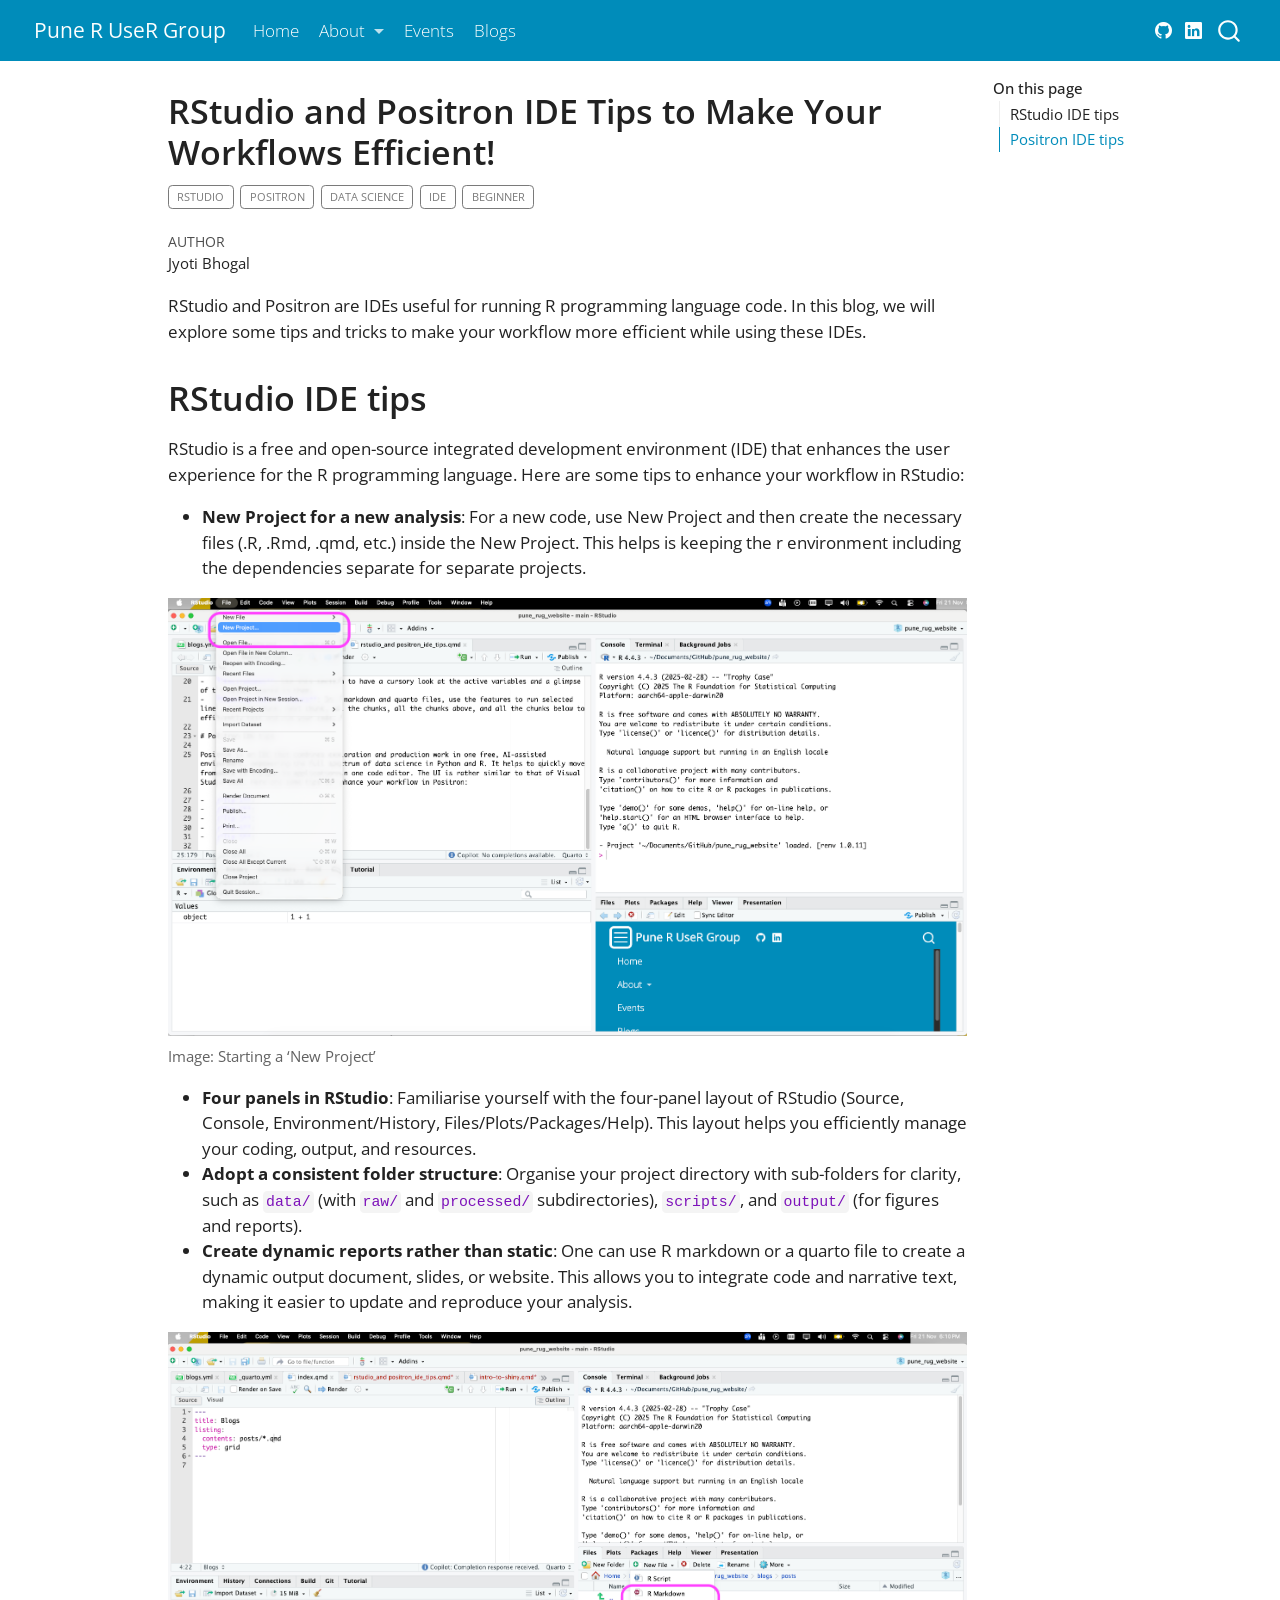
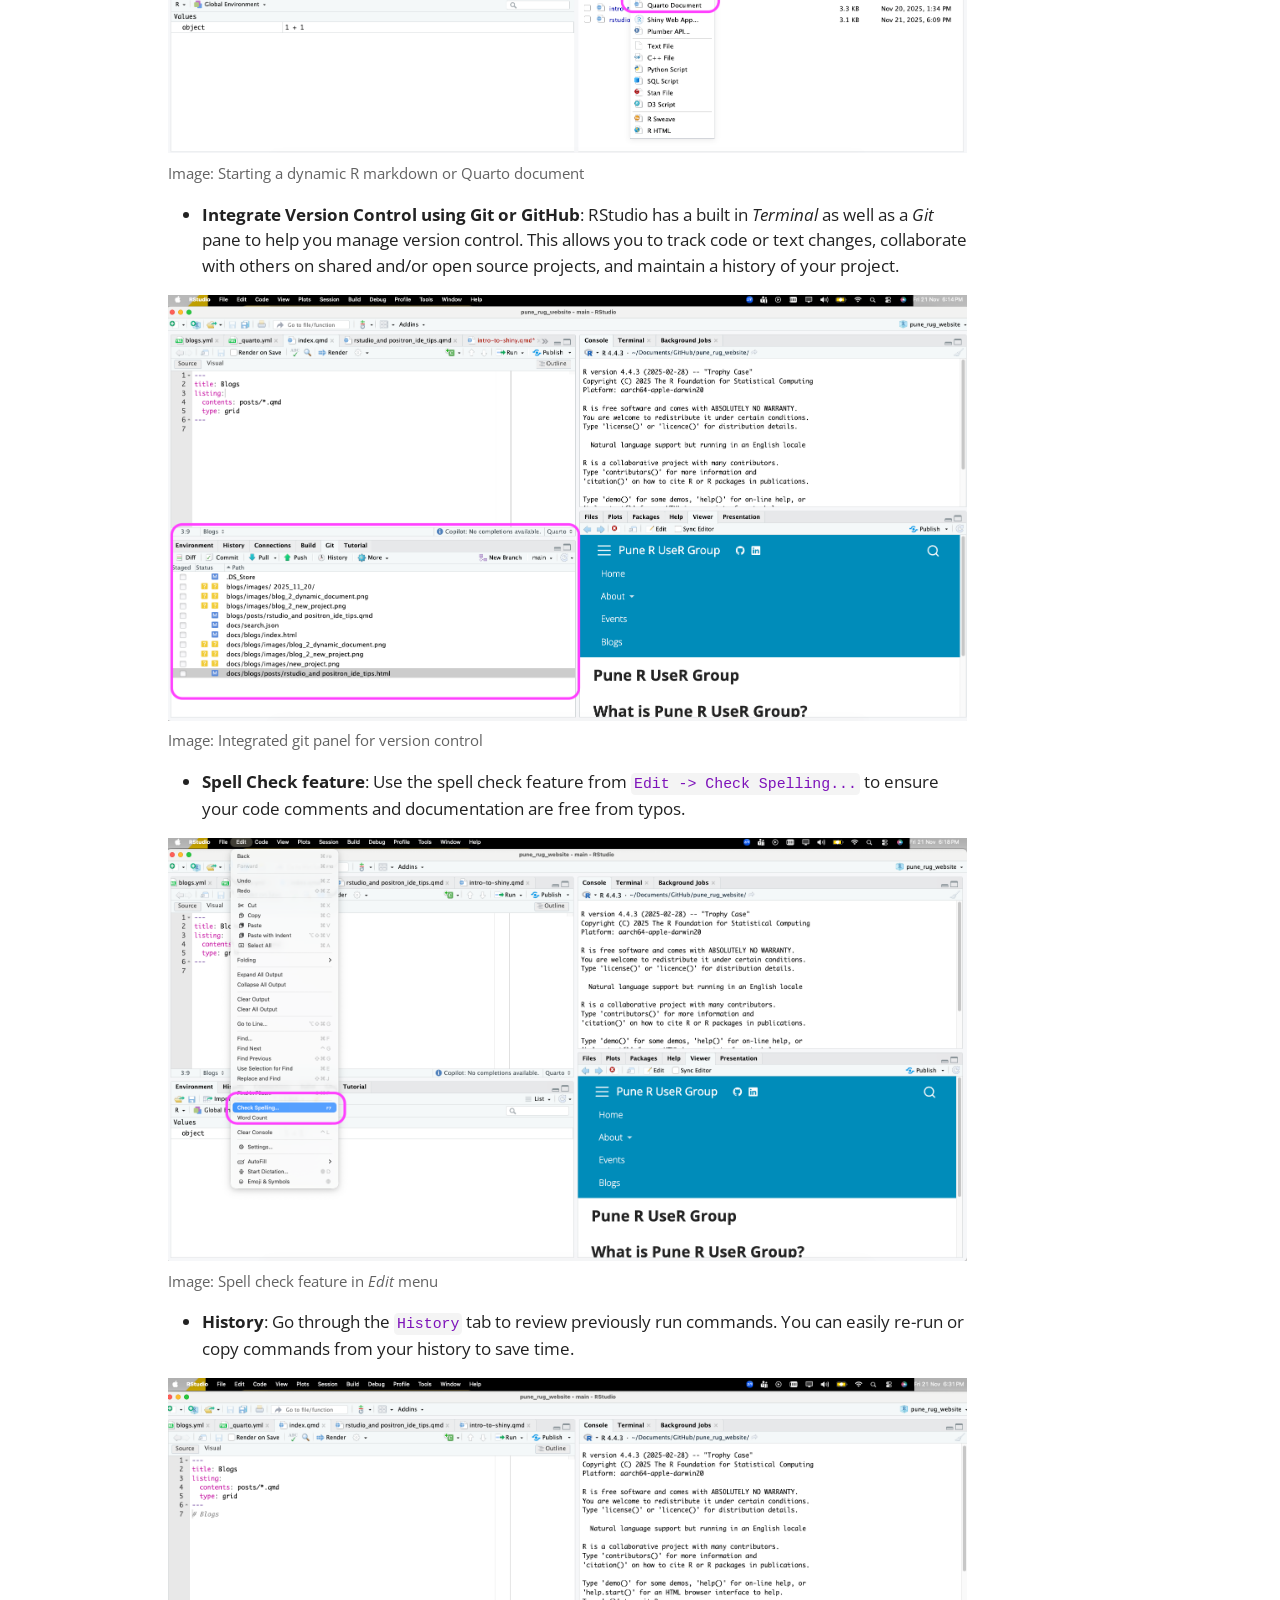
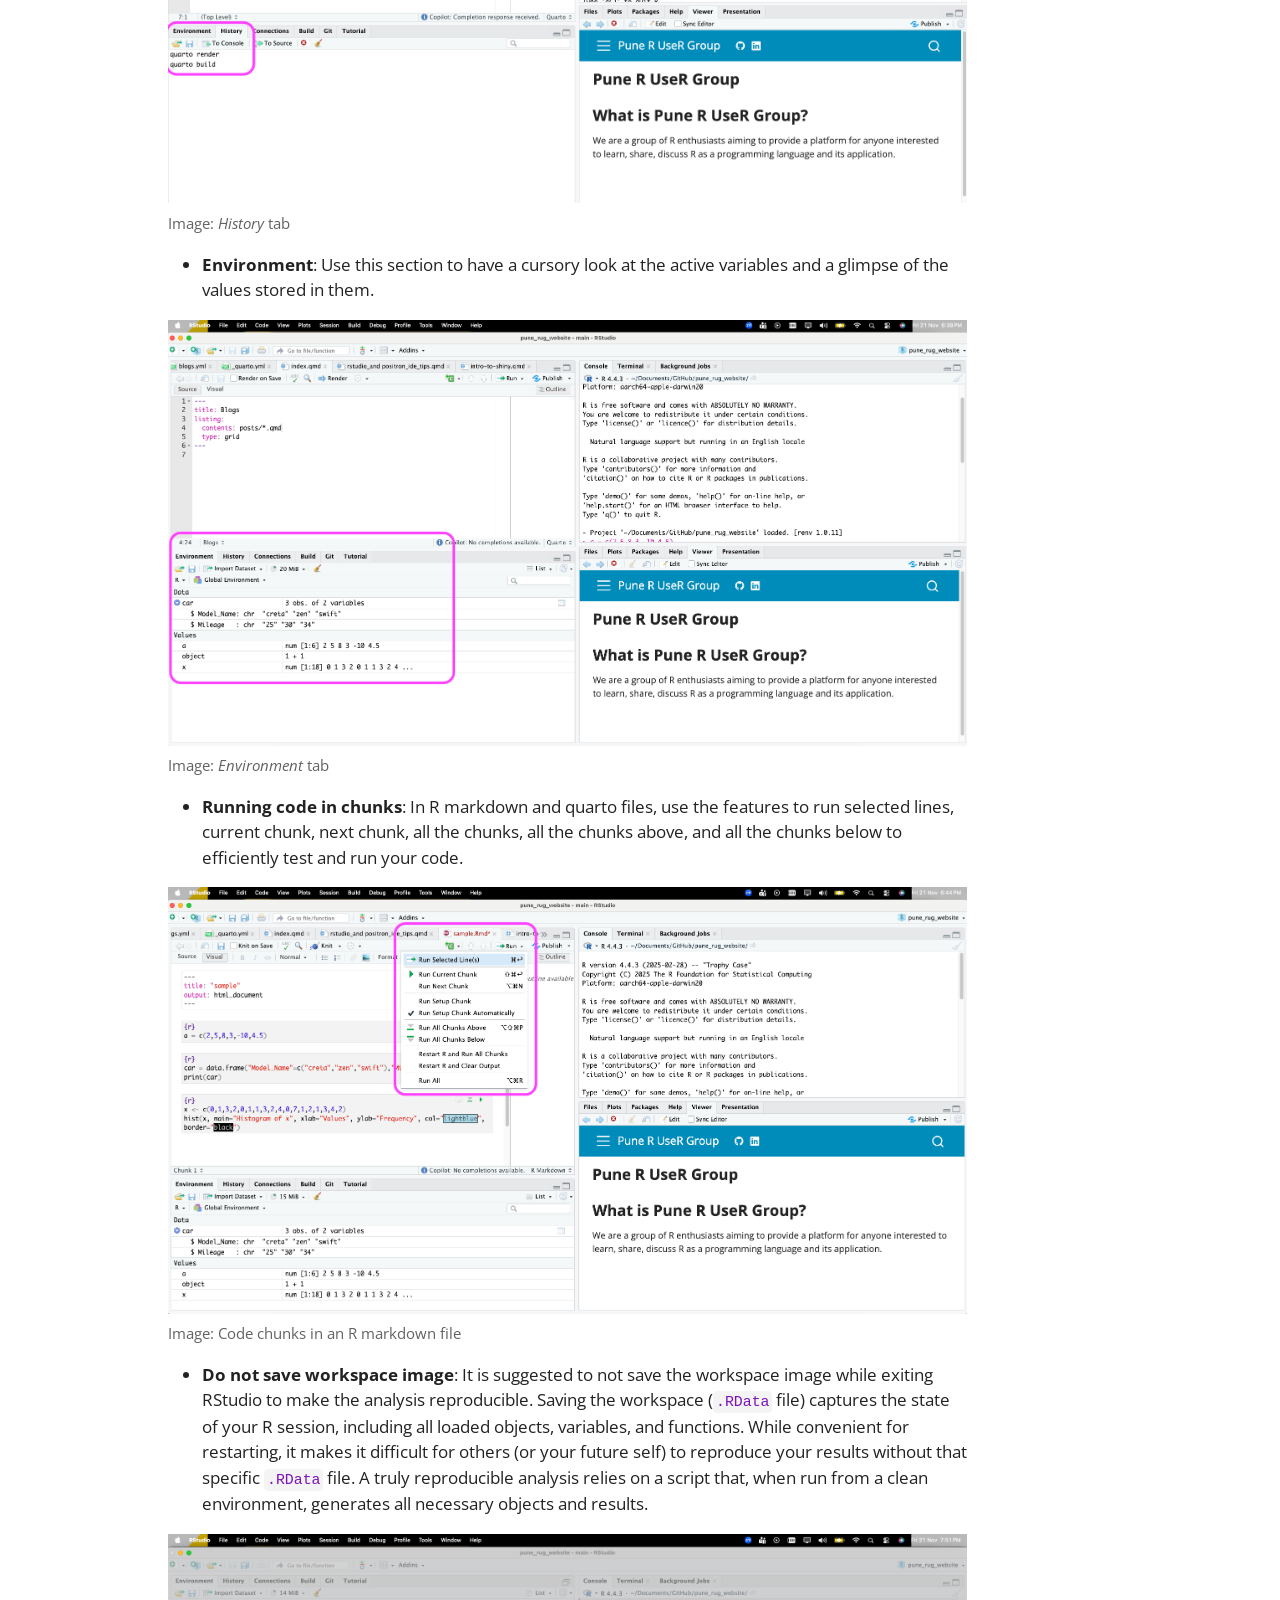
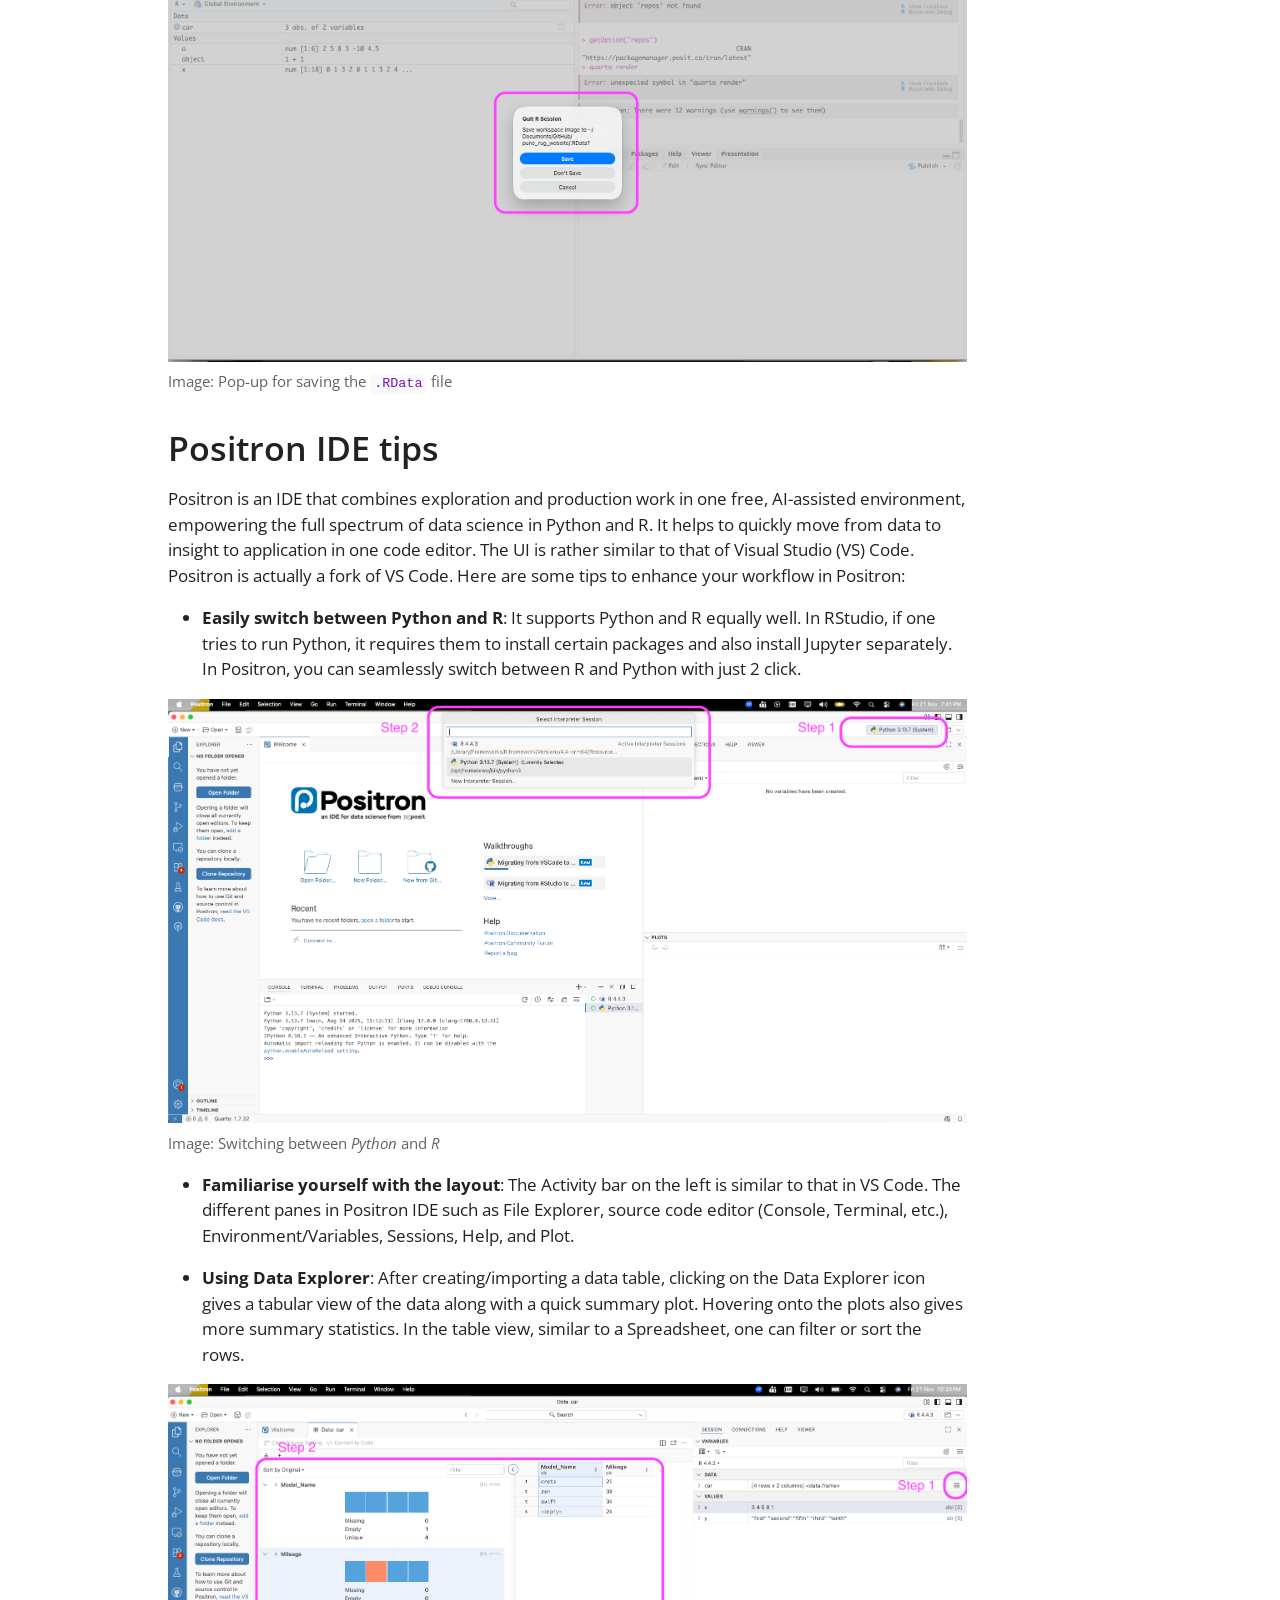
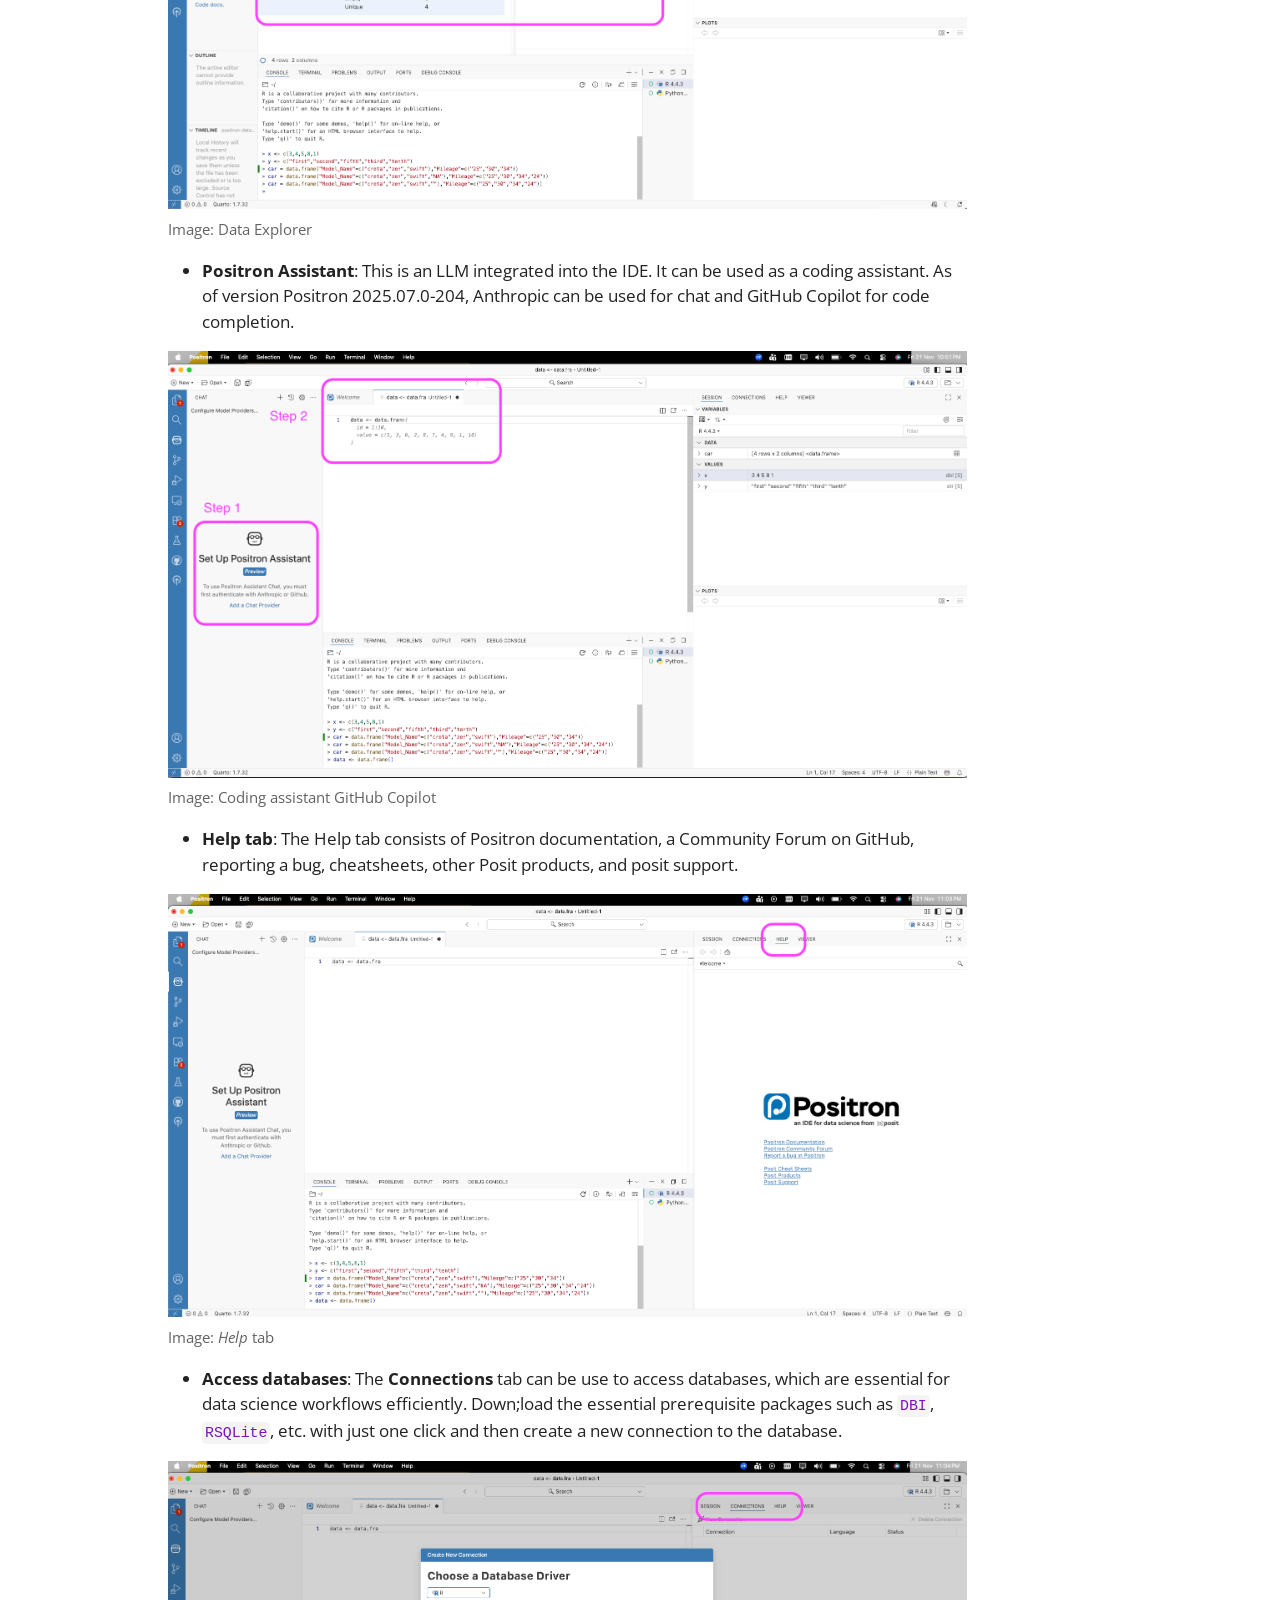
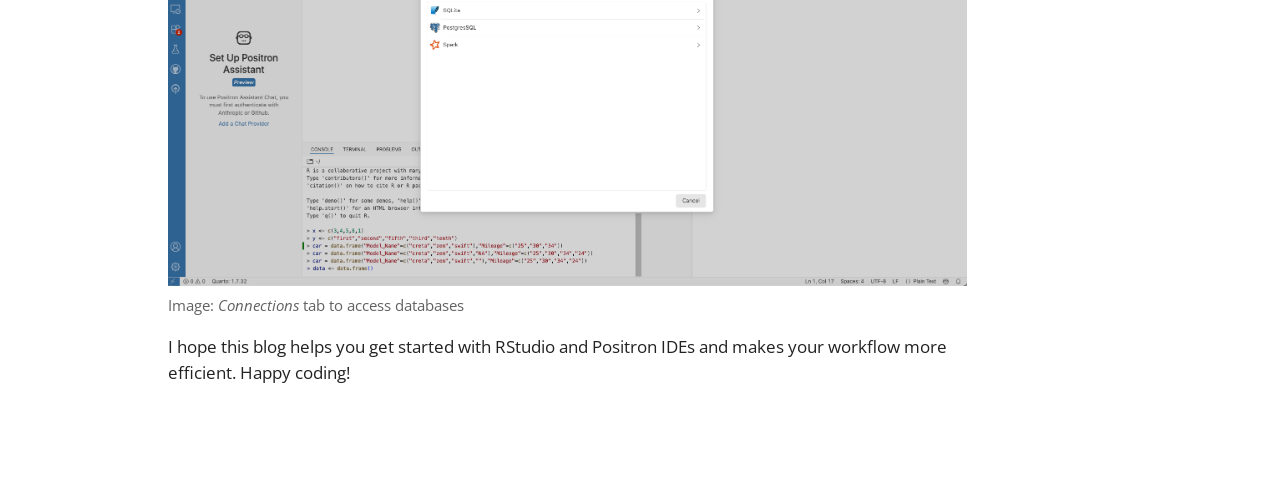
<file: docs/blogs/posts/rstudio_and positron_ide_tips.html>
<!DOCTYPE html>
<html xmlns="http://www.w3.org/1999/xhtml" lang="en" xml:lang="en"><head>

<meta charset="utf-8">
<meta name="generator" content="quarto-1.8.25">

<meta name="viewport" content="width=device-width, initial-scale=1.0, user-scalable=yes">

<meta name="author" content="Jyoti Bhogal">

<title>RStudio and Positron IDE Tips to Make Your Workflows Efficient! – Pune R UseR Group</title>
<style>
code{white-space: pre-wrap;}
span.smallcaps{font-variant: small-caps;}
div.columns{display: flex; gap: min(4vw, 1.5em);}
div.column{flex: auto; overflow-x: auto;}
div.hanging-indent{margin-left: 1.5em; text-indent: -1.5em;}
ul.task-list{list-style: none;}
ul.task-list li input[type="checkbox"] {
  width: 0.8em;
  margin: 0 0.8em 0.2em -1em; /* quarto-specific, see https://github.com/quarto-dev/quarto-cli/issues/4556 */ 
  vertical-align: middle;
}
</style>


<script src="../../site_libs/quarto-nav/quarto-nav.js"></script>
<script src="../../site_libs/quarto-nav/headroom.min.js"></script>
<script src="../../site_libs/clipboard/clipboard.min.js"></script>
<script src="../../site_libs/quarto-search/autocomplete.umd.js"></script>
<script src="../../site_libs/quarto-search/fuse.min.js"></script>
<script src="../../site_libs/quarto-search/quarto-search.js"></script>
<meta name="quarto:offset" content="../../">
<script src="../../site_libs/quarto-html/quarto.js" type="module"></script>
<script src="../../site_libs/quarto-html/tabsets/tabsets.js" type="module"></script>
<script src="../../site_libs/quarto-html/axe/axe-check.js" type="module"></script>
<script src="../../site_libs/quarto-html/popper.min.js"></script>
<script src="../../site_libs/quarto-html/tippy.umd.min.js"></script>
<script src="../../site_libs/quarto-html/anchor.min.js"></script>
<link href="../../site_libs/quarto-html/tippy.css" rel="stylesheet">
<link href="../../site_libs/quarto-html/quarto-syntax-highlighting-7b89279ff1a6dce999919e0e67d4d9ec.css" rel="stylesheet" id="quarto-text-highlighting-styles">
<script src="../../site_libs/bootstrap/bootstrap.min.js"></script>
<link href="../../site_libs/bootstrap/bootstrap-icons.css" rel="stylesheet">
<link href="../../site_libs/bootstrap/bootstrap-a26f3680889bc016604be2101547878f.min.css" rel="stylesheet" append-hash="true" id="quarto-bootstrap" data-mode="light">
<script id="quarto-search-options" type="application/json">{
  "location": "navbar",
  "copy-button": false,
  "collapse-after": 3,
  "panel-placement": "end",
  "type": "overlay",
  "limit": 50,
  "keyboard-shortcut": [
    "f",
    "/",
    "s"
  ],
  "show-item-context": false,
  "language": {
    "search-no-results-text": "No results",
    "search-matching-documents-text": "matching documents",
    "search-copy-link-title": "Copy link to search",
    "search-hide-matches-text": "Hide additional matches",
    "search-more-match-text": "more match in this document",
    "search-more-matches-text": "more matches in this document",
    "search-clear-button-title": "Clear",
    "search-text-placeholder": "",
    "search-detached-cancel-button-title": "Cancel",
    "search-submit-button-title": "Submit",
    "search-label": "Search"
  }
}</script>


<link rel="stylesheet" href="../../styles.css">
</head>

<body class="nav-fixed quarto-light">

<div id="quarto-search-results"></div>
  <header id="quarto-header" class="headroom fixed-top">
    <nav class="navbar navbar-expand-lg " data-bs-theme="dark">
      <div class="navbar-container container-fluid">
      <div class="navbar-brand-container mx-auto">
    <a href="../../index.html" class="navbar-brand navbar-brand-logo">
    </a>
    <a class="navbar-brand" href="../../index.html">
    <span class="navbar-title">Pune R UseR Group</span>
    </a>
  </div>
            <div id="quarto-search" class="" title="Search"></div>
          <button class="navbar-toggler" type="button" data-bs-toggle="collapse" data-bs-target="#navbarCollapse" aria-controls="navbarCollapse" role="menu" aria-expanded="false" aria-label="Toggle navigation" onclick="if (window.quartoToggleHeadroom) { window.quartoToggleHeadroom(); }">
  <span class="navbar-toggler-icon"></span>
</button>
          <div class="collapse navbar-collapse" id="navbarCollapse">
            <ul class="navbar-nav navbar-nav-scroll me-auto">
  <li class="nav-item">
    <a class="nav-link" href="../../index.html"> 
<span class="menu-text">Home</span></a>
  </li>  
  <li class="nav-item dropdown ">
    <a class="nav-link dropdown-toggle" href="#" id="nav-menu-about" role="link" data-bs-toggle="dropdown" aria-expanded="false">
 <span class="menu-text">About</span>
    </a>
    <ul class="dropdown-menu" aria-labelledby="nav-menu-about">    
        <li>
    <a class="dropdown-item" href="../../about/mission.html">
 <span class="dropdown-text">Mission</span></a>
  </li>  
        <li>
    <a class="dropdown-item" href="../../about/org-team.html">
 <span class="dropdown-text">Organising Team</span></a>
  </li>  
    </ul>
  </li>
  <li class="nav-item">
    <a class="nav-link" href="../../events/index.html"> 
<span class="menu-text">Events</span></a>
  </li>  
  <li class="nav-item">
    <a class="nav-link" href="../../blogs/index.html"> 
<span class="menu-text">Blogs</span></a>
  </li>  
</ul>
          </div> <!-- /navcollapse -->
            <div class="quarto-navbar-tools tools-wide">
    <a href="https://www.meetup.com/pune-r-userr-group/" title="https://www.meetup.com/pune-r-userr-group/" class="quarto-navigation-tool px-1" aria-label="https://www.meetup.com/pune-r-userr-group/"><i class="bi bi-"></i></a>
    <a href="https://github.com/RConsortium/Pune-R-UseR-Group" title="" class="quarto-navigation-tool px-1" aria-label=""><i class="bi bi-github"></i></a>
    <a href="https://www.linkedin.com/company/pune-r-user-group/" title="" class="quarto-navigation-tool px-1" aria-label=""><i class="bi bi-linkedin"></i></a>
</div>
      </div> <!-- /container-fluid -->
    </nav>
</header>
<!-- content -->
<div id="quarto-content" class="quarto-container page-columns page-rows-contents page-layout-article page-navbar">
<!-- sidebar -->
<!-- margin-sidebar -->
    <div id="quarto-margin-sidebar" class="sidebar margin-sidebar">
        <nav id="TOC" role="doc-toc" class="toc-active">
    <h2 id="toc-title">On this page</h2>
   
  <ul>
  <li><a href="#rstudio-ide-tips" id="toc-rstudio-ide-tips" class="nav-link active" data-scroll-target="#rstudio-ide-tips">RStudio IDE tips</a></li>
  <li><a href="#positron-ide-tips" id="toc-positron-ide-tips" class="nav-link" data-scroll-target="#positron-ide-tips">Positron IDE tips</a></li>
  </ul>
</nav>
    </div>
<!-- main -->
<main class="content" id="quarto-document-content">

<header id="title-block-header" class="quarto-title-block default">
<div class="quarto-title">
<h1 class="title">RStudio and Positron IDE Tips to Make Your Workflows Efficient!</h1>
  <div class="quarto-categories">
    <div class="quarto-category">RStudio</div>
    <div class="quarto-category">Positron</div>
    <div class="quarto-category">Data Science</div>
    <div class="quarto-category">IDE</div>
    <div class="quarto-category">Beginner</div>
  </div>
  </div>



<div class="quarto-title-meta">

    <div>
    <div class="quarto-title-meta-heading">Author</div>
    <div class="quarto-title-meta-contents">
             <p>Jyoti Bhogal </p>
          </div>
  </div>
    
  
    
  </div>
  


</header>


<p>RStudio and Positron are IDEs useful for running R programming language code. In this blog, we will explore some tips and tricks to make your workflow more efficient while using these IDEs.</p>
<section id="rstudio-ide-tips" class="level1">
<h1>RStudio IDE tips</h1>
<p>RStudio is a free and open-source integrated development environment (IDE) that enhances the user experience for the R programming language. Here are some tips to enhance your workflow in RStudio:</p>
<ul>
<li><strong>New Project for a new analysis</strong>: For a new code, use New Project and then create the necessary files (.R, .Rmd, .qmd, etc.) inside the New Project. This helps is keeping the r environment including the dependencies separate for separate projects.</li>
</ul>
<div class="quarto-figure quarto-figure-center">
<figure class="figure">
<p><img src="../images/blog_2_new_project.png" class="img-fluid figure-img"></p>
<figcaption>Image: Starting a ‘New Project’</figcaption>
</figure>
</div>
<ul>
<li><strong>Four panels in RStudio</strong>: Familiarise yourself with the four-panel layout of RStudio (Source, Console, Environment/History, Files/Plots/Packages/Help). This layout helps you efficiently manage your coding, output, and resources.</li>
<li><strong>Adopt a consistent folder structure</strong>: Organise your project directory with sub-folders for clarity, such as <code>data/</code> (with <code>raw/</code> and <code>processed/</code> subdirectories), <code>scripts/</code>, and <code>output/</code> (for figures and reports).</li>
<li><strong>Create dynamic reports rather than static</strong>: One can use R markdown or a quarto file to create a dynamic output document, slides, or website. This allows you to integrate code and narrative text, making it easier to update and reproduce your analysis.</li>
</ul>
<div class="quarto-figure quarto-figure-center">
<figure class="figure">
<p><img src="../images/blog_2_dynamic_document.png" class="img-fluid figure-img"></p>
<figcaption>Image: Starting a dynamic R markdown or Quarto document</figcaption>
</figure>
</div>
<ul>
<li><strong>Integrate Version Control using Git or GitHub</strong>: RStudio has a built in <em>Terminal</em> as well as a <em>Git</em> pane to help you manage version control. This allows you to track code or text changes, collaborate with others on shared and/or open source projects, and maintain a history of your project.</li>
</ul>
<div class="quarto-figure quarto-figure-center">
<figure class="figure">
<p><img src="../images/blog_2_integrated_git_panel.png" class="img-fluid figure-img"></p>
<figcaption>Image: Integrated git panel for version control</figcaption>
</figure>
</div>
<ul>
<li><strong>Spell Check feature</strong>: Use the spell check feature from <code>Edit -&gt; Check Spelling...</code> to ensure your code comments and documentation are free from typos.</li>
</ul>
<div class="quarto-figure quarto-figure-center">
<figure class="figure">
<p><img src="../images/blog_2_spell_check.png" class="img-fluid figure-img"></p>
<figcaption>Image: Spell check feature in <em>Edit</em> menu</figcaption>
</figure>
</div>
<ul>
<li><strong>History</strong>: Go through the <code>History</code> tab to review previously run commands. You can easily re-run or copy commands from your history to save time.</li>
</ul>
<div class="quarto-figure quarto-figure-center">
<figure class="figure">
<p><img src="../images/blog_2_history.png" class="img-fluid figure-img"></p>
<figcaption>Image: <em>History</em> tab</figcaption>
</figure>
</div>
<ul>
<li><strong>Environment</strong>: Use this section to have a cursory look at the active variables and a glimpse of the values stored in them.</li>
</ul>
<div class="quarto-figure quarto-figure-center">
<figure class="figure">
<p><img src="../images/blog_2_environment.png" class="img-fluid figure-img"></p>
<figcaption>Image: <em>Environment</em> tab</figcaption>
</figure>
</div>
<ul>
<li><strong>Running code in chunks</strong>: In R markdown and quarto files, use the features to run selected lines, current chunk, next chunk, all the chunks, all the chunks above, and all the chunks below to efficiently test and run your code.</li>
</ul>
<div class="quarto-figure quarto-figure-center">
<figure class="figure">
<p><img src="../images/blog_2_code_chunk.png" class="img-fluid figure-img"></p>
<figcaption>Image: Code chunks in an R markdown file</figcaption>
</figure>
</div>
<ul>
<li><strong>Do not save workspace image</strong>: It is suggested to not save the workspace image while exiting RStudio to make the analysis reproducible. Saving the workspace (<code>.RData</code> file) captures the state of your R session, including all loaded objects, variables, and functions. While convenient for restarting, it makes it difficult for others (or your future self) to reproduce your results without that specific <code>.RData</code> file. A truly reproducible analysis relies on a script that, when run from a clean environment, generates all necessary objects and results.</li>
</ul>
<div class="quarto-figure quarto-figure-center">
<figure class="figure">
<p><img src="../images/blog_2_workspace_dont_save.png" class="img-fluid figure-img"></p>
<figcaption>Image: Pop-up for saving the <code>.RData</code> file</figcaption>
</figure>
</div>
</section>
<section id="positron-ide-tips" class="level1">
<h1>Positron IDE tips</h1>
<p>Positron is an IDE that combines exploration and production work in one free, AI-assisted environment, empowering the full spectrum of data science in Python and R. It helps to quickly move from data to insight to application in one code editor. The UI is rather similar to that of Visual Studio (VS) Code. Positron is actually a fork of VS Code. Here are some tips to enhance your workflow in Positron:</p>
<ul>
<li><strong>Easily switch between Python and R</strong>: It supports Python and R equally well. In RStudio, if one tries to run Python, it requires them to install certain packages and also install Jupyter separately. In Positron, you can seamlessly switch between R and Python with just 2 click.</li>
</ul>
<div class="quarto-figure quarto-figure-center">
<figure class="figure">
<p><img src="../images/blog_2_switch_python_r.png" class="img-fluid figure-img"></p>
<figcaption>Image: Switching between <em>Python</em> and <em>R</em></figcaption>
</figure>
</div>
<ul>
<li><p><strong>Familiarise yourself with the layout</strong>: The Activity bar on the left is similar to that in VS Code. The different panes in Positron IDE such as File Explorer, source code editor (Console, Terminal, etc.), Environment/Variables, Sessions, Help, and Plot.</p></li>
<li><p><strong>Using Data Explorer</strong>: After creating/importing a data table, clicking on the Data Explorer icon gives a tabular view of the data along with a quick summary plot. Hovering onto the plots also gives more summary statistics. In the table view, similar to a Spreadsheet, one can filter or sort the rows.</p></li>
</ul>
<div class="quarto-figure quarto-figure-center">
<figure class="figure">
<p><img src="../images/blog_2_data_explorer.png" class="img-fluid figure-img"></p>
<figcaption>Image: Data Explorer</figcaption>
</figure>
</div>
<ul>
<li><strong>Positron Assistant</strong>: This is an LLM integrated into the IDE. It can be used as a coding assistant. As of version Positron 2025.07.0-204, Anthropic can be used for chat and GitHub Copilot for code completion.</li>
</ul>
<div class="quarto-figure quarto-figure-center">
<figure class="figure">
<p><img src="../images/blog_2_coding_assistant.png" class="img-fluid figure-img"></p>
<figcaption>Image: Coding assistant GitHub Copilot</figcaption>
</figure>
</div>
<ul>
<li><strong>Help tab</strong>: The Help tab consists of Positron documentation, a Community Forum on GitHub, reporting a bug, cheatsheets, other Posit products, and posit support.</li>
</ul>
<div class="quarto-figure quarto-figure-center">
<figure class="figure">
<p><img src="../images/blog_2_help_tab.png" class="img-fluid figure-img"></p>
<figcaption>Image: <em>Help</em> tab</figcaption>
</figure>
</div>
<ul>
<li><strong>Access databases</strong>: The <strong>Connections</strong> tab can be use to access databases, which are essential for data science workflows efficiently. Down;load the essential prerequisite packages such as <code>DBI</code>, <code>RSQLite</code>, etc. with just one click and then create a new connection to the database.</li>
</ul>
<div class="quarto-figure quarto-figure-center">
<figure class="figure">
<p><img src="../images/blog_2_databases.png" class="img-fluid figure-img"></p>
<figcaption>Image: <em>Connections</em> tab to access databases</figcaption>
</figure>
</div>
<p>I hope this blog helps you get started with RStudio and Positron IDEs and makes your workflow more efficient. Happy coding!</p>


</section>

</main> <!-- /main -->
<script id="quarto-html-after-body" type="application/javascript">
  window.document.addEventListener("DOMContentLoaded", function (event) {
    const icon = "";
    const anchorJS = new window.AnchorJS();
    anchorJS.options = {
      placement: 'right',
      icon: icon
    };
    anchorJS.add('.anchored');
    const isCodeAnnotation = (el) => {
      for (const clz of el.classList) {
        if (clz.startsWith('code-annotation-')) {                     
          return true;
        }
      }
      return false;
    }
    const onCopySuccess = function(e) {
      // button target
      const button = e.trigger;
      // don't keep focus
      button.blur();
      // flash "checked"
      button.classList.add('code-copy-button-checked');
      var currentTitle = button.getAttribute("title");
      button.setAttribute("title", "Copied!");
      let tooltip;
      if (window.bootstrap) {
        button.setAttribute("data-bs-toggle", "tooltip");
        button.setAttribute("data-bs-placement", "left");
        button.setAttribute("data-bs-title", "Copied!");
        tooltip = new bootstrap.Tooltip(button, 
          { trigger: "manual", 
            customClass: "code-copy-button-tooltip",
            offset: [0, -8]});
        tooltip.show();    
      }
      setTimeout(function() {
        if (tooltip) {
          tooltip.hide();
          button.removeAttribute("data-bs-title");
          button.removeAttribute("data-bs-toggle");
          button.removeAttribute("data-bs-placement");
        }
        button.setAttribute("title", currentTitle);
        button.classList.remove('code-copy-button-checked');
      }, 1000);
      // clear code selection
      e.clearSelection();
    }
    const getTextToCopy = function(trigger) {
      const outerScaffold = trigger.parentElement.cloneNode(true);
      const codeEl = outerScaffold.querySelector('code');
      for (const childEl of codeEl.children) {
        if (isCodeAnnotation(childEl)) {
          childEl.remove();
        }
      }
      return codeEl.innerText;
    }
    const clipboard = new window.ClipboardJS('.code-copy-button:not([data-in-quarto-modal])', {
      text: getTextToCopy
    });
    clipboard.on('success', onCopySuccess);
    if (window.document.getElementById('quarto-embedded-source-code-modal')) {
      const clipboardModal = new window.ClipboardJS('.code-copy-button[data-in-quarto-modal]', {
        text: getTextToCopy,
        container: window.document.getElementById('quarto-embedded-source-code-modal')
      });
      clipboardModal.on('success', onCopySuccess);
    }
      var localhostRegex = new RegExp(/^(?:http|https):\/\/localhost\:?[0-9]*\//);
      var mailtoRegex = new RegExp(/^mailto:/);
        var filterRegex = new RegExp('/' + window.location.host + '/');
      var isInternal = (href) => {
          return filterRegex.test(href) || localhostRegex.test(href) || mailtoRegex.test(href);
      }
      // Inspect non-navigation links and adorn them if external
     var links = window.document.querySelectorAll('a[href]:not(.nav-link):not(.navbar-brand):not(.toc-action):not(.sidebar-link):not(.sidebar-item-toggle):not(.pagination-link):not(.no-external):not([aria-hidden]):not(.dropdown-item):not(.quarto-navigation-tool):not(.about-link)');
      for (var i=0; i<links.length; i++) {
        const link = links[i];
        if (!isInternal(link.href)) {
          // undo the damage that might have been done by quarto-nav.js in the case of
          // links that we want to consider external
          if (link.dataset.originalHref !== undefined) {
            link.href = link.dataset.originalHref;
          }
        }
      }
    function tippyHover(el, contentFn, onTriggerFn, onUntriggerFn) {
      const config = {
        allowHTML: true,
        maxWidth: 500,
        delay: 100,
        arrow: false,
        appendTo: function(el) {
            return el.parentElement;
        },
        interactive: true,
        interactiveBorder: 10,
        theme: 'quarto',
        placement: 'bottom-start',
      };
      if (contentFn) {
        config.content = contentFn;
      }
      if (onTriggerFn) {
        config.onTrigger = onTriggerFn;
      }
      if (onUntriggerFn) {
        config.onUntrigger = onUntriggerFn;
      }
      window.tippy(el, config); 
    }
    const noterefs = window.document.querySelectorAll('a[role="doc-noteref"]');
    for (var i=0; i<noterefs.length; i++) {
      const ref = noterefs[i];
      tippyHover(ref, function() {
        // use id or data attribute instead here
        let href = ref.getAttribute('data-footnote-href') || ref.getAttribute('href');
        try { href = new URL(href).hash; } catch {}
        const id = href.replace(/^#\/?/, "");
        const note = window.document.getElementById(id);
        if (note) {
          return note.innerHTML;
        } else {
          return "";
        }
      });
    }
    const xrefs = window.document.querySelectorAll('a.quarto-xref');
    const processXRef = (id, note) => {
      // Strip column container classes
      const stripColumnClz = (el) => {
        el.classList.remove("page-full", "page-columns");
        if (el.children) {
          for (const child of el.children) {
            stripColumnClz(child);
          }
        }
      }
      stripColumnClz(note)
      if (id === null || id.startsWith('sec-')) {
        // Special case sections, only their first couple elements
        const container = document.createElement("div");
        if (note.children && note.children.length > 2) {
          container.appendChild(note.children[0].cloneNode(true));
          for (let i = 1; i < note.children.length; i++) {
            const child = note.children[i];
            if (child.tagName === "P" && child.innerText === "") {
              continue;
            } else {
              container.appendChild(child.cloneNode(true));
              break;
            }
          }
          if (window.Quarto?.typesetMath) {
            window.Quarto.typesetMath(container);
          }
          return container.innerHTML
        } else {
          if (window.Quarto?.typesetMath) {
            window.Quarto.typesetMath(note);
          }
          return note.innerHTML;
        }
      } else {
        // Remove any anchor links if they are present
        const anchorLink = note.querySelector('a.anchorjs-link');
        if (anchorLink) {
          anchorLink.remove();
        }
        if (window.Quarto?.typesetMath) {
          window.Quarto.typesetMath(note);
        }
        if (note.classList.contains("callout")) {
          return note.outerHTML;
        } else {
          return note.innerHTML;
        }
      }
    }
    for (var i=0; i<xrefs.length; i++) {
      const xref = xrefs[i];
      tippyHover(xref, undefined, function(instance) {
        instance.disable();
        let url = xref.getAttribute('href');
        let hash = undefined; 
        if (url.startsWith('#')) {
          hash = url;
        } else {
          try { hash = new URL(url).hash; } catch {}
        }
        if (hash) {
          const id = hash.replace(/^#\/?/, "");
          const note = window.document.getElementById(id);
          if (note !== null) {
            try {
              const html = processXRef(id, note.cloneNode(true));
              instance.setContent(html);
            } finally {
              instance.enable();
              instance.show();
            }
          } else {
            // See if we can fetch this
            fetch(url.split('#')[0])
            .then(res => res.text())
            .then(html => {
              const parser = new DOMParser();
              const htmlDoc = parser.parseFromString(html, "text/html");
              const note = htmlDoc.getElementById(id);
              if (note !== null) {
                const html = processXRef(id, note);
                instance.setContent(html);
              } 
            }).finally(() => {
              instance.enable();
              instance.show();
            });
          }
        } else {
          // See if we can fetch a full url (with no hash to target)
          // This is a special case and we should probably do some content thinning / targeting
          fetch(url)
          .then(res => res.text())
          .then(html => {
            const parser = new DOMParser();
            const htmlDoc = parser.parseFromString(html, "text/html");
            const note = htmlDoc.querySelector('main.content');
            if (note !== null) {
              // This should only happen for chapter cross references
              // (since there is no id in the URL)
              // remove the first header
              if (note.children.length > 0 && note.children[0].tagName === "HEADER") {
                note.children[0].remove();
              }
              const html = processXRef(null, note);
              instance.setContent(html);
            } 
          }).finally(() => {
            instance.enable();
            instance.show();
          });
        }
      }, function(instance) {
      });
    }
        let selectedAnnoteEl;
        const selectorForAnnotation = ( cell, annotation) => {
          let cellAttr = 'data-code-cell="' + cell + '"';
          let lineAttr = 'data-code-annotation="' +  annotation + '"';
          const selector = 'span[' + cellAttr + '][' + lineAttr + ']';
          return selector;
        }
        const selectCodeLines = (annoteEl) => {
          const doc = window.document;
          const targetCell = annoteEl.getAttribute("data-target-cell");
          const targetAnnotation = annoteEl.getAttribute("data-target-annotation");
          const annoteSpan = window.document.querySelector(selectorForAnnotation(targetCell, targetAnnotation));
          const lines = annoteSpan.getAttribute("data-code-lines").split(",");
          const lineIds = lines.map((line) => {
            return targetCell + "-" + line;
          })
          let top = null;
          let height = null;
          let parent = null;
          if (lineIds.length > 0) {
              //compute the position of the single el (top and bottom and make a div)
              const el = window.document.getElementById(lineIds[0]);
              top = el.offsetTop;
              height = el.offsetHeight;
              parent = el.parentElement.parentElement;
            if (lineIds.length > 1) {
              const lastEl = window.document.getElementById(lineIds[lineIds.length - 1]);
              const bottom = lastEl.offsetTop + lastEl.offsetHeight;
              height = bottom - top;
            }
            if (top !== null && height !== null && parent !== null) {
              // cook up a div (if necessary) and position it 
              let div = window.document.getElementById("code-annotation-line-highlight");
              if (div === null) {
                div = window.document.createElement("div");
                div.setAttribute("id", "code-annotation-line-highlight");
                div.style.position = 'absolute';
                parent.appendChild(div);
              }
              div.style.top = top - 2 + "px";
              div.style.height = height + 4 + "px";
              div.style.left = 0;
              let gutterDiv = window.document.getElementById("code-annotation-line-highlight-gutter");
              if (gutterDiv === null) {
                gutterDiv = window.document.createElement("div");
                gutterDiv.setAttribute("id", "code-annotation-line-highlight-gutter");
                gutterDiv.style.position = 'absolute';
                const codeCell = window.document.getElementById(targetCell);
                const gutter = codeCell.querySelector('.code-annotation-gutter');
                gutter.appendChild(gutterDiv);
              }
              gutterDiv.style.top = top - 2 + "px";
              gutterDiv.style.height = height + 4 + "px";
            }
            selectedAnnoteEl = annoteEl;
          }
        };
        const unselectCodeLines = () => {
          const elementsIds = ["code-annotation-line-highlight", "code-annotation-line-highlight-gutter"];
          elementsIds.forEach((elId) => {
            const div = window.document.getElementById(elId);
            if (div) {
              div.remove();
            }
          });
          selectedAnnoteEl = undefined;
        };
          // Handle positioning of the toggle
      window.addEventListener(
        "resize",
        throttle(() => {
          elRect = undefined;
          if (selectedAnnoteEl) {
            selectCodeLines(selectedAnnoteEl);
          }
        }, 10)
      );
      function throttle(fn, ms) {
      let throttle = false;
      let timer;
        return (...args) => {
          if(!throttle) { // first call gets through
              fn.apply(this, args);
              throttle = true;
          } else { // all the others get throttled
              if(timer) clearTimeout(timer); // cancel #2
              timer = setTimeout(() => {
                fn.apply(this, args);
                timer = throttle = false;
              }, ms);
          }
        };
      }
        // Attach click handler to the DT
        const annoteDls = window.document.querySelectorAll('dt[data-target-cell]');
        for (const annoteDlNode of annoteDls) {
          annoteDlNode.addEventListener('click', (event) => {
            const clickedEl = event.target;
            if (clickedEl !== selectedAnnoteEl) {
              unselectCodeLines();
              const activeEl = window.document.querySelector('dt[data-target-cell].code-annotation-active');
              if (activeEl) {
                activeEl.classList.remove('code-annotation-active');
              }
              selectCodeLines(clickedEl);
              clickedEl.classList.add('code-annotation-active');
            } else {
              // Unselect the line
              unselectCodeLines();
              clickedEl.classList.remove('code-annotation-active');
            }
          });
        }
    const findCites = (el) => {
      const parentEl = el.parentElement;
      if (parentEl) {
        const cites = parentEl.dataset.cites;
        if (cites) {
          return {
            el,
            cites: cites.split(' ')
          };
        } else {
          return findCites(el.parentElement)
        }
      } else {
        return undefined;
      }
    };
    var bibliorefs = window.document.querySelectorAll('a[role="doc-biblioref"]');
    for (var i=0; i<bibliorefs.length; i++) {
      const ref = bibliorefs[i];
      const citeInfo = findCites(ref);
      if (citeInfo) {
        tippyHover(citeInfo.el, function() {
          var popup = window.document.createElement('div');
          citeInfo.cites.forEach(function(cite) {
            var citeDiv = window.document.createElement('div');
            citeDiv.classList.add('hanging-indent');
            citeDiv.classList.add('csl-entry');
            var biblioDiv = window.document.getElementById('ref-' + cite);
            if (biblioDiv) {
              citeDiv.innerHTML = biblioDiv.innerHTML;
            }
            popup.appendChild(citeDiv);
          });
          return popup.innerHTML;
        });
      }
    }
  });
  </script>
</div> <!-- /content -->




</body></html>
</file>
<file: docs/site_libs/quarto-html/tippy.css>
.tippy-box[data-animation=fade][data-state=hidden]{opacity:0}[data-tippy-root]{max-width:calc(100vw - 10px)}.tippy-box{position:relative;background-color:#333;color:#fff;border-radius:4px;font-size:14px;line-height:1.4;white-space:normal;outline:0;transition-property:transform,visibility,opacity}.tippy-box[data-placement^=top]>.tippy-arrow{bottom:0}.tippy-box[data-placement^=top]>.tippy-arrow:before{bottom:-7px;left:0;border-width:8px 8px 0;border-top-color:initial;transform-origin:center top}.tippy-box[data-placement^=bottom]>.tippy-arrow{top:0}.tippy-box[data-placement^=bottom]>.tippy-arrow:before{top:-7px;left:0;border-width:0 8px 8px;border-bottom-color:initial;transform-origin:center bottom}.tippy-box[data-placement^=left]>.tippy-arrow{right:0}.tippy-box[data-placement^=left]>.tippy-arrow:before{border-width:8px 0 8px 8px;border-left-color:initial;right:-7px;transform-origin:center left}.tippy-box[data-placement^=right]>.tippy-arrow{left:0}.tippy-box[data-placement^=right]>.tippy-arrow:before{left:-7px;border-width:8px 8px 8px 0;border-right-color:initial;transform-origin:center right}.tippy-box[data-inertia][data-state=visible]{transition-timing-function:cubic-bezier(.54,1.5,.38,1.11)}.tippy-arrow{width:16px;height:16px;color:#333}.tippy-arrow:before{content:"";position:absolute;border-color:transparent;border-style:solid}.tippy-content{position:relative;padding:5px 9px;z-index:1}
</file>
<file: docs/site_libs/quarto-html/quarto-syntax-highlighting-7b89279ff1a6dce999919e0e67d4d9ec.css>
/* quarto syntax highlight colors */
:root {
  --quarto-hl-ot-color: #003B4F;
  --quarto-hl-at-color: #657422;
  --quarto-hl-ss-color: #20794D;
  --quarto-hl-an-color: #5E5E5E;
  --quarto-hl-fu-color: #4758AB;
  --quarto-hl-st-color: #20794D;
  --quarto-hl-cf-color: #003B4F;
  --quarto-hl-op-color: #5E5E5E;
  --quarto-hl-er-color: #AD0000;
  --quarto-hl-bn-color: #AD0000;
  --quarto-hl-al-color: #AD0000;
  --quarto-hl-va-color: #111111;
  --quarto-hl-bu-color: inherit;
  --quarto-hl-ex-color: inherit;
  --quarto-hl-pp-color: #AD0000;
  --quarto-hl-in-color: #5E5E5E;
  --quarto-hl-vs-color: #20794D;
  --quarto-hl-wa-color: #5E5E5E;
  --quarto-hl-do-color: #5E5E5E;
  --quarto-hl-im-color: #00769E;
  --quarto-hl-ch-color: #20794D;
  --quarto-hl-dt-color: #AD0000;
  --quarto-hl-fl-color: #AD0000;
  --quarto-hl-co-color: #5E5E5E;
  --quarto-hl-cv-color: #5E5E5E;
  --quarto-hl-cn-color: #8f5902;
  --quarto-hl-sc-color: #5E5E5E;
  --quarto-hl-dv-color: #AD0000;
  --quarto-hl-kw-color: #003B4F;
}

/* other quarto variables */
:root {
  --quarto-font-monospace: SFMono-Regular, Menlo, Monaco, Consolas, "Liberation Mono", "Courier New", monospace;
}

/* syntax highlight based on Pandoc's rules */
pre > code.sourceCode > span {
  color: #003B4F;
}

code.sourceCode > span {
  color: #003B4F;
}

div.sourceCode,
div.sourceCode pre.sourceCode {
  color: #003B4F;
}

/* Normal */
code span {
  color: #003B4F;
}

/* Alert */
code span.al {
  color: #AD0000;
  font-style: inherit;
}

/* Annotation */
code span.an {
  color: #5E5E5E;
  font-style: inherit;
}

/* Attribute */
code span.at {
  color: #657422;
  font-style: inherit;
}

/* BaseN */
code span.bn {
  color: #AD0000;
  font-style: inherit;
}

/* BuiltIn */
code span.bu {
  font-style: inherit;
}

/* ControlFlow */
code span.cf {
  color: #003B4F;
  font-weight: bold;
  font-style: inherit;
}

/* Char */
code span.ch {
  color: #20794D;
  font-style: inherit;
}

/* Constant */
code span.cn {
  color: #8f5902;
  font-style: inherit;
}

/* Comment */
code span.co {
  color: #5E5E5E;
  font-style: inherit;
}

/* CommentVar */
code span.cv {
  color: #5E5E5E;
  font-style: italic;
}

/* Documentation */
code span.do {
  color: #5E5E5E;
  font-style: italic;
}

/* DataType */
code span.dt {
  color: #AD0000;
  font-style: inherit;
}

/* DecVal */
code span.dv {
  color: #AD0000;
  font-style: inherit;
}

/* Error */
code span.er {
  color: #AD0000;
  font-style: inherit;
}

/* Extension */
code span.ex {
  font-style: inherit;
}

/* Float */
code span.fl {
  color: #AD0000;
  font-style: inherit;
}

/* Function */
code span.fu {
  color: #4758AB;
  font-style: inherit;
}

/* Import */
code span.im {
  color: #00769E;
  font-style: inherit;
}

/* Information */
code span.in {
  color: #5E5E5E;
  font-style: inherit;
}

/* Keyword */
code span.kw {
  color: #003B4F;
  font-weight: bold;
  font-style: inherit;
}

/* Operator */
code span.op {
  color: #5E5E5E;
  font-style: inherit;
}

/* Other */
code span.ot {
  color: #003B4F;
  font-style: inherit;
}

/* Preprocessor */
code span.pp {
  color: #AD0000;
  font-style: inherit;
}

/* SpecialChar */
code span.sc {
  color: #5E5E5E;
  font-style: inherit;
}

/* SpecialString */
code span.ss {
  color: #20794D;
  font-style: inherit;
}

/* String */
code span.st {
  color: #20794D;
  font-style: inherit;
}

/* Variable */
code span.va {
  color: #111111;
  font-style: inherit;
}

/* VerbatimString */
code span.vs {
  color: #20794D;
  font-style: inherit;
}

/* Warning */
code span.wa {
  color: #5E5E5E;
  font-style: italic;
}

.prevent-inlining {
  content: "</";
}

/*# sourceMappingURL=3944bc705cfaf4c80e56f77c5205168a.css.map */
</file>
<file: docs/styles.css>
/* css styles */
</file>
